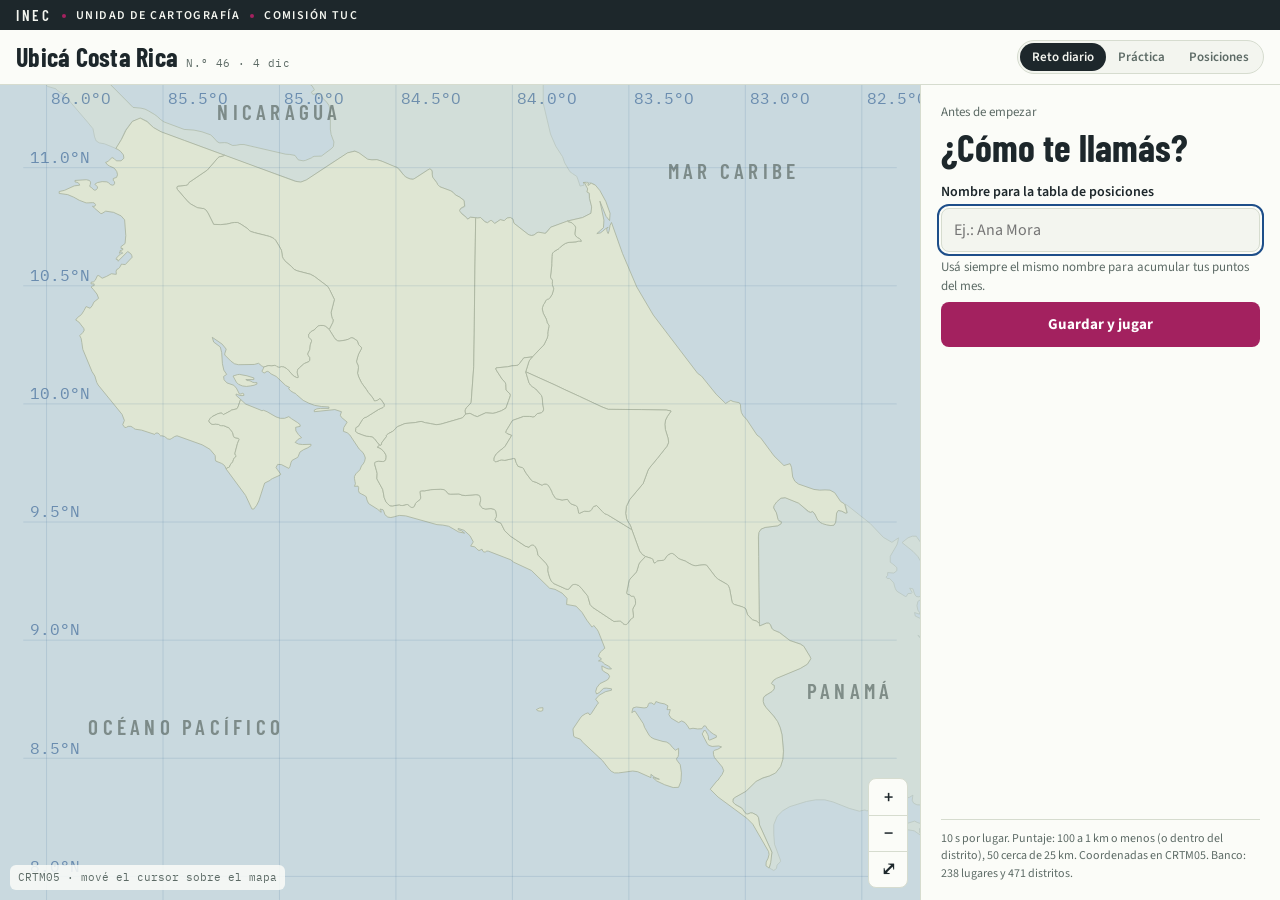
<file: index.html>
<!doctype html>
<html lang="es">
<head>
<meta charset="utf-8">
<meta name="viewport" content="width=device-width, initial-scale=1, viewport-fit=cover">
<title>Ubicá Costa Rica · INEC</title>
<meta name="description" content="Juego diario de geografía de Costa Rica: ubicá 20 lugares en el mapa.">
<link rel="preconnect" href="https://fonts.googleapis.com">
<link rel="stylesheet" href="https://fonts.googleapis.com/css2?family=Barlow+Condensed:wght@500;600;700&family=Source+Sans+3:wght@400;600;700&family=IBM+Plex+Mono:wght@400;500&display=swap">
<style>
*{box-sizing:border-box}
:root{padding-top:env(safe-area-inset-top,0px);padding-bottom:env(safe-area-inset-bottom,0px)}
body{margin:0}
[hidden]{display:none!important}

/* Layout: one-screen app — map sheet fills the screen, a docked panel holds the prompt and results (right on desktop, below on phones). Colors borrow from topographic sheets: pale sea, sage land, magenta overprint for the player's mark. */
:root{
  --sea:#c9d9df; --land:#dfe6d3; --land-edge:#7f8c78; --border:#a7b29c;
  --paper:#f3f5ef; --panel:#fbfcf8; --ink:#1d272b; --muted:#5d6b66; --rule:#d6dccf;
  --accent:#a3215f; --accent-soft:#f3dbe7; --truth:#1d4e89; --grid:rgba(29,78,137,.13);
  --good:#2f7a4b; --mid:#b07a12; --bad:#a83a2c;
  --f-display:"Barlow Condensed","Arial Narrow",system-ui,sans-serif;
  --f-body:"Source Sans 3",system-ui,-apple-system,"Segoe UI",sans-serif;
  --f-mono:"IBM Plex Mono",ui-monospace,Menlo,Consolas,monospace;
}
@media (prefers-color-scheme: dark){:root:not([data-theme="light"]){
  --sea:#14232b; --land:#26322b; --land-edge:#7b8a7a; --border:#4c5a4f;
  --paper:#111a1e; --panel:#172126; --ink:#e7ece6; --muted:#9aa8a2; --rule:#2c3a3a;
  --accent:#f06aa8; --accent-soft:#3d2030; --truth:#7fb2ee; --grid:rgba(127,178,238,.12);
  --good:#6cc28d; --mid:#e0b04f; --bad:#ec7b6b; color-scheme:dark}}
:root[data-theme="dark"]{
  --sea:#14232b; --land:#26322b; --land-edge:#7b8a7a; --border:#4c5a4f;
  --paper:#111a1e; --panel:#172126; --ink:#e7ece6; --muted:#9aa8a2; --rule:#2c3a3a;
  --accent:#f06aa8; --accent-soft:#3d2030; --truth:#7fb2ee; --grid:rgba(127,178,238,.12);
  --good:#6cc28d; --mid:#e0b04f; --bad:#ec7b6b; color-scheme:dark}
html,body{height:100%}
body{background:var(--paper);color:var(--ink);font-family:var(--f-body);font-size:15px;line-height:1.45}
.app{height:100%;display:grid;grid-template-rows:auto auto 1fr;}
header{display:flex;align-items:center;gap:12px;flex-wrap:wrap;padding-block:10px;padding-left:max(16px,env(safe-area-inset-left,0px));padding-right:max(16px,env(safe-area-inset-right,0px));border-bottom:1px solid var(--rule);background:var(--panel)}
.brand{font-family:var(--f-display);font-weight:700;font-size:26px;letter-spacing:.01em;line-height:1;display:flex;align-items:baseline;gap:8px}
.brand small{font-family:var(--f-mono);font-size:11px;font-weight:400;color:var(--muted);letter-spacing:.04em}
.modes{margin-left:auto;display:flex;border:1px solid var(--rule);border-radius:999px;padding:2px;background:var(--paper)}
.modes button{font:600 13px var(--f-body);border:0;background:transparent;color:var(--muted);padding:5px 12px;border-radius:999px;cursor:pointer}
.modes button[aria-pressed="true"]{background:var(--ink);color:var(--paper)}
.main{min-height:0;display:grid;grid-template-columns:1fr 360px}
.mapwrap{position:relative;min-width:0;min-height:0;background:var(--sea);overflow:hidden;touch-action:none;cursor:crosshair}
.mapwrap.dragging{cursor:grabbing}
svg#map{width:100%;height:100%;display:block}
.prov{fill:var(--land);stroke:var(--border);stroke-width:.8;vector-effect:non-scaling-stroke;stroke-linejoin:round}
.coast{fill:none;stroke:var(--land-edge);stroke-width:1.4;vector-effect:non-scaling-stroke;stroke-linejoin:round}
.nb{fill:var(--land);opacity:.45;stroke:var(--border);stroke-width:.8;vector-effect:non-scaling-stroke}
.lake{fill:var(--sea);stroke:var(--border);stroke-width:.6;vector-effect:non-scaling-stroke}
.grat{stroke:var(--grid);stroke-width:1;vector-effect:non-scaling-stroke;fill:none}
.gl{fill:var(--truth);opacity:.55;font-family:var(--f-mono)}
.nbl{fill:var(--muted);font-family:var(--f-display);font-weight:600;letter-spacing:.2em;opacity:.7}
.guess{fill:var(--accent);stroke:var(--panel);vector-effect:non-scaling-stroke;stroke-width:2}
.truth{fill:var(--truth);stroke:var(--panel);vector-effect:non-scaling-stroke;stroke-width:2}
.link{stroke:var(--ink);stroke-dasharray:5 4;stroke-width:1.5;vector-effect:non-scaling-stroke;opacity:.7}
.mlabel{font-family:var(--f-display);font-weight:600;fill:var(--ink);paint-order:stroke;stroke:var(--panel);stroke-linejoin:round}
.zoom{position:absolute;right:calc(12px + env(safe-area-inset-right,0px));bottom:12px;display:flex;flex-direction:column;border:1px solid var(--rule);border-radius:8px;overflow:hidden;background:var(--panel)}
.zoom button{width:38px;height:36px;border:0;background:transparent;color:var(--ink);font:600 18px var(--f-body);cursor:pointer}
.zoom button+button{border-top:1px solid var(--rule)}
.coords{position:absolute;left:calc(10px + env(safe-area-inset-left,0px));bottom:10px;font:11px/1.35 var(--f-mono);color:var(--muted);background:color-mix(in srgb,var(--panel) 85%,transparent);padding:5px 8px;border-radius:6px;pointer-events:none;font-variant-numeric:tabular-nums}
.panel{background:var(--panel);border-left:1px solid var(--rule);overflow:auto;padding-block:18px;padding-left:20px;padding-right:max(20px,env(safe-area-inset-right,0px));display:flex;flex-direction:column;gap:16px;min-width:0}
.pips{display:flex;gap:6px}
.pip{flex:1;height:6px;border-radius:3px;background:var(--rule)}
.pip.on{background:var(--ink)}
.pip.g{background:var(--good)}.pip.m{background:var(--mid)}.pip.b{background:var(--bad)}
.meta{display:flex;justify-content:space-between;align-items:baseline;font:500 12px var(--f-mono);color:var(--muted);letter-spacing:.04em;text-transform:uppercase}
.score{font-variant-numeric:tabular-nums}
.ask{display:flex;flex-direction:column;gap:6px}
.ask .lead{font-size:13px;color:var(--muted)}
.ask h2{margin:0;font-family:var(--f-display);font-weight:700;font-size:38px;line-height:1;text-wrap:balance}
.tags{display:flex;gap:6px;flex-wrap:wrap}
.tag{font:600 11px var(--f-body);letter-spacing:.08em;text-transform:uppercase;padding:3px 8px;border-radius:4px;border:1px solid var(--rule);color:var(--muted)}
.tag.d1{color:var(--good);border-color:currentColor}.tag.d2{color:var(--mid);border-color:currentColor}.tag.d3{color:var(--bad);border-color:currentColor}
.ctx{font-size:14px;color:var(--muted)}
.btn{font:700 15px var(--f-body);padding:12px 16px;border-radius:8px;border:0;background:var(--accent);color:#fff;cursor:pointer;width:100%}
.btn:disabled{opacity:.35;cursor:not-allowed}
.btn.ghost{background:transparent;color:var(--ink);border:1px solid var(--rule)}
:focus-visible{outline:2px solid var(--truth);outline-offset:2px}
.result{display:flex;flex-direction:column;gap:10px;border-top:1px solid var(--rule);padding-top:14px}
.big{display:flex;align-items:baseline;gap:14px}
.big .pts{font-family:var(--f-display);font-weight:700;font-size:44px;line-height:1;font-variant-numeric:tabular-nums}
.big .km{font:500 14px var(--f-mono);color:var(--muted)}
.fact{margin:0;font-size:15px}
.crtm{font:12px/1.5 var(--f-mono);color:var(--muted);display:grid;grid-template-columns:auto 1fr;gap:2px 10px;font-variant-numeric:tabular-nums}
.crtm b{font-weight:500}
.crtm .k1{color:var(--accent)}.crtm .k2{color:var(--truth)}
.hint{font-size:13px;color:var(--muted);margin:0}
table.sum{width:100%;border-collapse:collapse;font-size:14px}
table.sum td{padding:7px 0;border-bottom:1px solid var(--rule);vertical-align:top}
table.sum td.n{text-align:right;font-family:var(--f-mono);font-variant-numeric:tabular-nums;white-space:nowrap;padding-left:10px}
.share{font:13px/1.5 var(--f-mono);background:var(--paper);border:1px solid var(--rule);border-radius:8px;padding:10px;white-space:pre-wrap;user-select:all}
.total{font-family:var(--f-display);font-weight:700;font-size:56px;line-height:1}
.total span{font-size:22px;color:var(--muted)}
.foot{margin-top:auto;font-size:12px;color:var(--muted);border-top:1px solid var(--rule);padding-top:10px}
.row{display:flex;gap:8px}
@media (max-width:820px){
  .main{grid-template-columns:1fr;grid-template-rows:minmax(0,1fr) auto}
  .panel{border-left:0;border-top:1px solid var(--rule);max-height:46vh;padding-block:12px;padding-left:max(16px,env(safe-area-inset-left,0px));padding-right:max(16px,env(safe-area-inset-right,0px));gap:10px}
  .ask h2{font-size:30px}
  .foot{display:none}
  .brand{font-size:22px}
}
@media (prefers-reduced-motion:no-preference){.drop{animation:drop .25s ease-out}@keyframes drop{from{opacity:0}to{opacity:1}}}

.tag.d4{color:var(--accent);border-color:currentColor}
.tag.d5{color:var(--bad);border-color:currentColor}
.tag.d6{color:var(--truth);border-color:currentColor}
.timer{display:flex;align-items:center;gap:10px}
.timer .track{flex:1;height:8px;border-radius:4px;background:var(--rule);overflow:hidden}
.timer .fill{display:block;height:100%;width:100%;background:var(--good);transform-origin:left center}
.timer .secs{font:600 15px var(--f-mono);font-variant-numeric:tabular-nums;min-width:4.2em;text-align:right}
.timer.warn .fill{background:var(--mid)}.timer.urgent .fill{background:var(--bad)}.timer.urgent .secs{color:var(--bad)}
.mtimer{position:absolute;left:0;right:0;top:0;height:5px;background:color-mix(in srgb,var(--rule) 70%,transparent);pointer-events:none}
.mtimer span{display:block;height:100%;width:100%;background:var(--good);transform-origin:left center}
.mtimer.warn span{background:var(--mid)}.mtimer.urgent span{background:var(--bad)}
.out{color:var(--bad)}
.inst{display:flex;flex-wrap:wrap;gap:4px 0;align-items:center;background:var(--ink);color:var(--paper);font:600 12px var(--f-body);letter-spacing:.12em;text-transform:uppercase;padding-block:6px;padding-left:max(16px,env(safe-area-inset-left,0px));padding-right:max(16px,env(safe-area-inset-right,0px))}
.inst span+span::before{content:"";display:inline-block;width:4px;height:4px;border-radius:50%;background:var(--accent);margin:0 10px;vertical-align:middle}
.inst span:first-child{font-family:var(--f-display);font-size:15px;letter-spacing:.18em}
.distpoly{fill:var(--truth);fill-opacity:.18;stroke:var(--truth);stroke-width:2;vector-effect:non-scaling-stroke;stroke-linejoin:round}
.pips{flex-wrap:wrap}
.pip{min-width:14px}
.who{display:flex;align-items:center;gap:6px;font-size:13px;color:var(--muted)}
.who b{color:var(--ink);font-weight:600}
.linkbtn{font:600 13px var(--f-body);background:none;border:0;color:var(--truth);cursor:pointer;padding:2px 4px;text-decoration:underline;text-underline-offset:2px}
.field{display:flex;flex-direction:column;gap:6px}
.field label{font-weight:600;font-size:14px}
.field input{font:16px var(--f-body);padding:10px 12px;border-radius:8px;border:1px solid var(--rule);background:var(--paper);color:var(--ink)}
.tabs{display:flex;gap:4px;border-bottom:1px solid var(--rule)}
.tabs button{font:600 14px var(--f-body);background:none;border:0;border-bottom:2px solid transparent;padding:6px 10px;color:var(--muted);cursor:pointer}
.tabs button[aria-selected="true"]{color:var(--ink);border-color:var(--accent)}
table.board{width:100%;border-collapse:collapse;font-size:14px}
table.board th{font:500 11px var(--f-mono);text-transform:uppercase;letter-spacing:.05em;color:var(--muted);text-align:left;padding:6px 0;border-bottom:1px solid var(--rule)}
table.board td{padding:7px 0;border-bottom:1px solid var(--rule)}
table.board .n{text-align:right;font-family:var(--f-mono);font-variant-numeric:tabular-nums}
table.board tr.me td{color:var(--accent);font-weight:600}
.status{font-size:13px;padding:8px 10px;border-radius:6px;background:var(--paper);border:1px solid var(--rule)}
.status.ok{border-color:var(--good);color:var(--good)}.status.err{border-color:var(--bad);color:var(--bad)}
@media (max-width:820px){.who{display:none}}
@media (max-width:480px){.inst{font-size:10px;letter-spacing:.05em}.inst span:first-child{font-size:13px;letter-spacing:.1em}.inst span+span::before{margin:0 6px}}
</style>
</head>
<body>
<div class="app">
  <div class="inst"><span>INEC</span><span>Unidad de Cartografía</span><span>Comisión TUC</span></div>
  <header>
    <div class="brand">Ubicá Costa Rica <small id="dayLabel"></small></div>
    <div class="who" id="who"></div>
    <div class="modes" role="group" aria-label="Vista">
      <button id="mDaily" aria-pressed="true">Reto diario</button>
      <button id="mPractice" aria-pressed="false">Práctica</button>
      <button id="mBoard" aria-pressed="false">Posiciones</button>
    </div>
  </header>
  <div class="main">
    <div class="mapwrap" id="mapwrap">
      <svg id="map" xmlns="http://www.w3.org/2000/svg" preserveAspectRatio="xMidYMid meet" role="img" aria-label="Mapa de Costa Rica sin nombres">
        <g id="gBase"></g><g id="gGrat"></g><g id="gMarks"></g>
      </svg>
      <div class="mtimer" id="mTimer" hidden><span id="mBar"></span></div>
      <div class="coords" id="coords">CRTM05 · mové el cursor sobre el mapa</div>
      <div class="zoom"><button id="zIn" aria-label="Acercar">+</button><button id="zOut" aria-label="Alejar">−</button><button id="zReset" aria-label="Ver todo el país">⤢</button></div>
    </div>
    <aside class="panel" id="panel" aria-live="polite"></aside>
  </div>
</div>

<script src="mapa.js"></script>
<script src="lugares.js"></script>
<script>
// =================== CONFIGURACIÓN ===================
// Pegá aquí la URL de la aplicación web de Apps Script (termina en /exec).
// Si queda vacía, el juego funciona pero sin tabla de posiciones.
const SCRIPT_URL = "https://script.google.com/macros/s/AKfycbwusm0u5WWvsfJwF9Otw8pIeD2G5mQV4AgSGdEzGOWmYIdGEVSxD0anf7SA8I0VQtjPcA/exec";
// Composición de las 20 rondas del reto diario, de menor a mayor dificultad:
//   1 Fácil · 2 Media · 3 Difícil · 4 Poblado · 5 Experto (poblado alejado)
//   "PN" Parque nacional · "D" Distrito · "D+" Distrito pequeño (menos de 20 km²)
const RONDAS = [1,1,1, 2,2,2,2, "PN","PN",3, 3,"D","D", 4,4, "D+",5,5,"D+",5];
// Segundos para marcar cada lugar. Si se acaba el tiempo sin marca, el lugar vale 0.
// Si hay una marca puesta sin confirmar, se toma esa marca.
const TIEMPO = 10;
// Práctica: siempre los mismos 5 lugares (nombres exactos de lugares.js).
const PRACTICA = ["Volcán Irazú","Puerto Limón","Playa Tamarindo","PN Corcovado, estación Sirena","San Gerardo de Dota"];
// Capa de distritos (GeoJSON en WGS84) y nombres de sus campos.
// Para usar la capa oficial del INEC, exportala desde QGIS y ajustá estos nombres (ver LEEME.md).
const ARCHIVO_DISTRITOS = "distritos.geojson";
const CAMPOS = { provincia: "provincia", canton: "canton", distrito: "distrito" };
// Primer día del reto (año, mes-1, día): sirve para numerar los retos.
const INICIO = new Date(2026, 9, 20);
// =====================================================

const PLACES = window.PLACES.slice(), GEO = window.GEO;
const NR = ()=>state.rounds.length, MAXP = ()=>state.rounds.length*100;
const DIFF=['','Fácil','Media','Difícil','Poblado','Experto','Distrito'];
let NDIST=0, distOK=false;

// ---------- proyección de pantalla ----------
const K=100, LON0=-86.1, LAT0=11.35, CX=Math.cos(9.6*Math.PI/180);
const P=(lon,lat)=>[(lon-LON0)*CX*K,(LAT0-lat)*K];
const IP=(x,y)=>[x/(CX*K)+LON0, LAT0-y/K];
const FULL={x:0,y:0,w:(-82.35-LON0)*CX*K,h:(LAT0-7.9)*K};

// ---------- CRTM05 (TM, GRS80, MC -84°, k0 0.9999, FE 500 000) ----------
function crtm05(lat,lon){
  const a=6378137,f=1/298.257222101,k0=0.9999,e2=f*(2-f),ep2=e2/(1-e2),d=Math.PI/180;
  const ph=lat*d,lm=(lon+84)*d,N=a/Math.sqrt(1-e2*Math.sin(ph)**2),T=Math.tan(ph)**2,C=ep2*Math.cos(ph)**2,A=Math.cos(ph)*lm;
  const M=a*((1-e2/4-3*e2*e2/64-5*e2**3/256)*ph-(3*e2/8+3*e2*e2/32+45*e2**3/1024)*Math.sin(2*ph)+(15*e2*e2/256+45*e2**3/1024)*Math.sin(4*ph)-(35*e2**3/3072)*Math.sin(6*ph));
  const E=500000+k0*N*(A+(1-T+C)*A**3/6+(5-18*T+T*T+72*C-58*ep2)*A**5/120);
  const Nn=k0*(M+N*Math.tan(ph)*(A*A/2+(5-T+9*C+4*C*C)*A**4/24+(61-58*T+T*T+600*C-330*ep2)*A**6/720));
  return [E,Nn];
}
const fmt=n=>String(Math.round(n)).replace(/\B(?=(\d{3})+(?!\d))/g,' ');
const esc=s=>String(s).replace(/[&<>"']/g,c=>({'&':'&amp;','<':'&lt;','>':'&gt;','"':'&quot;',"'":'&#39;'}[c]));
function hav(a,b){const R=6371,d=Math.PI/180,dl=(b[1]-a[1])*d,dn=(b[0]-a[0])*d;
  const h=Math.sin(dn/2)**2+Math.cos(a[0]*d)*Math.cos(b[0]*d)*Math.sin(dl/2)**2;return 2*R*Math.asin(Math.sqrt(h));}
const scoreFor=km=>km<=1?100:Math.max(0,Math.round(100*Math.exp(-(km-1)/35)));
const band=p=>p>=70?'g':p>=35?'m':'b';
const sq=p=>p>=70?'🟩':p>=35?'🟨':'🟥';
const kmTxt=km=>km<10?km.toFixed(1):String(Math.round(km));

// ---------- mapa base ----------
const NS='http://www.w3.org/2000/svg';
const svg=document.getElementById('map'),gB=document.getElementById('gBase'),gG=document.getElementById('gGrat'),gM=document.getElementById('gMarks');
function el(tag,attrs,parent){const e=document.createElementNS(NS,tag);for(const k in attrs)e.setAttribute(k,attrs[k]);parent&&parent.appendChild(e);return e;}
function ringsD(geom){const polys=geom.type==='Polygon'?[geom.coordinates]:geom.coordinates;let d='';
  for(const poly of polys)for(const ring of poly){ring.forEach((c,i)=>{const [x,y]=P(c[0],c[1]);d+=(i?'L':'M')+x.toFixed(1)+' '+y.toFixed(1);});d+='Z';}return d;}
GEO.nb.forEach(f=>el('path',{d:ringsD(f.geometry),class:'nb'},gB));
GEO.prov.forEach(f=>el('path',{d:ringsD(f.geometry),class:'prov'},gB));
GEO.lakes.forEach(f=>el('path',{d:ringsD(f.geometry),class:'lake'},gB));
[["NICARAGUA",-85.0,11.2],["PANAMÁ",-82.55,8.75],["OCÉANO PACÍFICO",-85.4,8.6],["MAR CARIBE",-83.05,10.95]].forEach(([t,lo,la])=>{const [x,y]=P(lo,la);el('text',{x,y,class:'nbl','font-size':9,'text-anchor':'middle'},gB).textContent=t;});
let view={...FULL};
function drawGrat(){gG.innerHTML='';const fs=view.w*0.018;
  for(let lo=-86;lo<=-82.5;lo+=0.5){const [x,y1]=P(lo,LAT0),[,y2]=P(lo,7.9);el('line',{x1:x,x2:x,y1,y2,class:'grat'},gG);
    el('text',{x:x+fs*.3,y:view.y+fs*1.2,class:'gl','font-size':fs},gG).textContent=Math.abs(lo).toFixed(1)+'°O';}
  for(let la=8;la<=11.5;la+=0.5){const [x1,y]=P(LON0,la),[x2]=P(-82.35,la);el('line',{x1,x2,y1:y,y2:y,class:'grat'},gG);
    el('text',{x:view.x+fs*.4,y:y-fs*.3,class:'gl','font-size':fs},gG).textContent=la.toFixed(1)+'°N';}}
function applyView(){svg.setAttribute('viewBox',`${view.x} ${view.y} ${view.w} ${view.h}`);drawGrat();drawMarks();}
function setView(v){view={...v};applyView();}
function toSvg(cx,cy){const pt=svg.createSVGPoint();pt.x=cx;pt.y=cy;return pt.matrixTransform(svg.getScreenCTM().inverse());}
function zoomAt(cx,cy,f){const p=toSvg(cx,cy);const w=Math.min(FULL.w*1.25,Math.max(FULL.w/40,view.w*f)),r=w/view.w;
  view={x:p.x-(p.x-view.x)*r,y:p.y-(p.y-view.y)*r,w,h:view.h*r};applyView();}
function fitTo(pts){if(!pts.length)return setView(FULL);const xs=pts.map(p=>p[0]),ys=pts.map(p=>p[1]);
  let w=Math.max(Math.max(...xs)-Math.min(...xs),FULL.w/8)*1.6,h=Math.max(Math.max(...ys)-Math.min(...ys),FULL.h/8)*1.6;
  const ar=FULL.w/FULL.h;if(w/h<ar)w=h*ar;else h=w/ar;const cx=(Math.min(...xs)+Math.max(...xs))/2,cy=(Math.min(...ys)+Math.max(...ys))/2;
  setView({x:cx-w/2,y:cy-h/2,w,h});}

const wrap=document.getElementById('mapwrap'),coordsEl=document.getElementById('coords');
const ptrs=new Map();let drag=null,pinch=null,moved=false;
wrap.addEventListener('pointerdown',e=>{if(e.target.closest('.zoom'))return;wrap.setPointerCapture(e.pointerId);ptrs.set(e.pointerId,{x:e.clientX,y:e.clientY});moved=false;
  if(ptrs.size===1)drag={x:e.clientX,y:e.clientY,v:{...view}};
  if(ptrs.size===2){const [a,b]=[...ptrs.values()];pinch={d:Math.hypot(a.x-b.x,a.y-b.y)};drag=null;}});
wrap.addEventListener('pointermove',e=>{
  const s=toSvg(e.clientX,e.clientY),[lon,lat]=IP(s.x,s.y);
  if(lat>7.9&&lat<11.35&&lon>-86.1&&lon<-82.35){const [E,N]=crtm05(lat,lon);coordsEl.style.whiteSpace='pre';coordsEl.textContent=`CRTM05  E ${fmt(E)}  N ${fmt(N)}\n${lat.toFixed(4)}°N  ${Math.abs(lon).toFixed(4)}°O`;}
  if(!ptrs.has(e.pointerId))return;ptrs.set(e.pointerId,{x:e.clientX,y:e.clientY});
  if(pinch&&ptrs.size===2){const [a,b]=[...ptrs.values()],d=Math.hypot(a.x-b.x,a.y-b.y);if(Math.abs(d-pinch.d)>2){zoomAt((a.x+b.x)/2,(a.y+b.y)/2,pinch.d/d);pinch.d=d;moved=true;}return;}
  if(drag){const dx=e.clientX-drag.x,dy=e.clientY-drag.y;if(Math.hypot(dx,dy)>6){moved=true;wrap.classList.add('dragging');}
    if(moved){const r=svg.getBoundingClientRect(),sc=Math.max(view.w/r.width,view.h/r.height);view={...view,x:drag.v.x-dx*sc,y:drag.v.y-dy*sc};svg.setAttribute('viewBox',`${view.x} ${view.y} ${view.w} ${view.h}`);drawGrat();}}});
function endPtr(e){if(!ptrs.has(e.pointerId))return;const wasDrag=moved;ptrs.delete(e.pointerId);wrap.classList.remove('dragging');
  if(ptrs.size<2)pinch=null;if(ptrs.size===0){if(!wasDrag&&e.type==='pointerup')onMapTap(e.clientX,e.clientY);drag=null;}}
wrap.addEventListener('pointerup',endPtr);wrap.addEventListener('pointercancel',endPtr);
wrap.addEventListener('wheel',e=>{e.preventDefault();zoomAt(e.clientX,e.clientY,e.deltaY>0?1.2:1/1.2);},{passive:false});
const rectC=()=>{const r=svg.getBoundingClientRect();return[r.left+r.width/2,r.top+r.height/2];};
document.getElementById('zIn').onclick=()=>zoomAt(...rectC(),1/1.5);
document.getElementById('zOut').onclick=()=>zoomAt(...rectC(),1.5);
document.getElementById('zReset').onclick=()=>setView(FULL);

// ---------- marcas ----------
function drawMarks(){gM.innerHTML='';if(!state)return;const r=view.w*0.009,fs=view.w*0.022;
  const items=state.phase==='summary'?state.results:(state.phase==='reveal'?[state.results[state.results.length-1]]:[]);
  items.forEach(res=>{const t=P(res.place[4],res.place[3]),g=res.guess?P(res.guess[1],res.guess[0]):null;
    if(res.place[7])el('path',{d:ringsD(res.place[7]),class:'distpoly'},gM);
    if(g){if(res.place[7]){if(!res.inside){const q=P(res.near[1],res.near[0]);el('line',{x1:g[0],y1:g[1],x2:q[0],y2:q[1],class:'link'},gM);}}
      else el('line',{x1:g[0],y1:g[1],x2:t[0],y2:t[1],class:'link'},gM);
      el('circle',{cx:g[0],cy:g[1],r,class:'guess'},gM);}
    el('circle',{cx:t[0],cy:t[1],r:r*1.1,class:'truth drop'},gM);
    if(state.phase==='reveal')el('text',{x:t[0]+r*1.6,y:t[1]+fs*.35,class:'mlabel','font-size':fs,'stroke-width':fs*.25},gM).textContent=res.place[0];});
  if(state.phase==='ask'&&state.pending){const g=P(state.pending[1],state.pending[0]);
    el('circle',{cx:g[0],cy:g[1],r:r*2.2,fill:'none',stroke:'var(--accent)','stroke-width':2,'vector-effect':'non-scaling-stroke'},gM);
    el('circle',{cx:g[0],cy:g[1],r,class:'guess'},gM);}}

// ---------- almacenamiento local ----------
const ls={get(k){try{return localStorage.getItem(k);}catch(e){return null;}},set(k,v){try{localStorage.setItem(k,v);}catch(e){}}};
const pad=n=>String(n).padStart(2,'0');
const now=new Date(),FECHA=`${now.getFullYear()}-${pad(now.getMonth()+1)}-${pad(now.getDate())}`;
const YMD=Number(FECHA.replace(/-/g,''));
const dayNo=Math.floor((new Date(now.getFullYear(),now.getMonth(),now.getDate())-INICIO)/864e5)+1;
const KEY='ubica-cr-v3-'+FECHA;
let jugador=ls.get('ubica-cr-jugador')||'';

// ---------- selección determinística del reto ----------
function rng(seed){return function(){seed|=0;seed=seed+0x6D2B79F5|0;let t=Math.imul(seed^seed>>>15,1|seed);t=t+Math.imul(t^t>>>7,61|t)^t;return((t^t>>>14)>>>0)/4294967296;};}
function hashSeed(n){let h=2166136261;for(const c of String(n)){h=Math.imul(h^c.charCodeAt(0),16777619);}return h>>>0;}
function fitsToken(p,d){if(!d)return true;if(d==='PN')return p[1]==='Parque nacional';if(d==='D')return p[2]===6;if(d==='D+')return p[2]===6&&p[8]<20;return p[2]===d&&p[1]!=='Parque nacional';}
function pickRounds(seed,mix){const r=rng(hashSeed(seed));for(let k=0;k<5;k++)r();const used=new Set(),out=[];
  for(let d of mix){if((d==='D'||d==='D+')&&!distOK)d=3;
    let pool=PLACES.map((p,i)=>i).filter(i=>!used.has(i)&&fitsToken(PLACES[i],d));
    if(!pool.length&&d==='D+')pool=PLACES.map((p,i)=>i).filter(i=>!used.has(i)&&fitsToken(PLACES[i],'D'));
    if(!pool.length)pool=PLACES.map((p,i)=>i).filter(i=>!used.has(i));
    const cats=new Set(out.map(i=>PLACES[i][1]));const fresh=pool.filter(i=>!cats.has(PLACES[i][1]));if(fresh.length&&typeof d==='number'&&d<4)pool=fresh;
    const i=pool[Math.floor(r()*pool.length)];used.add(i);out.push(i);}
  return out;}

// ---------- estado ----------
let state=null;
function makeResult(i,guess){const p=PLACES[i];
  if(!guess)return{i,place:p,guess:null,km:null,pts:0,timeout:true};
  if(p[7]){const inside=inGeom(guess,p[7]);const nr=inside?null:nearestOnGeom(guess,p[7]);const km=inside?0:hav(guess,nr);
    return{i,place:p,guess,km,pts:inside?100:scoreFor(km),inside,near:nr};}
  const km=hav(guess,[p[3],p[4]]);return{i,place:p,guess,km,pts:scoreFor(km)};}

// ---------- geometría de distritos ----------
function polysOf(g){return g.type==='Polygon'?[g.coordinates]:g.coordinates;}
function inRing(pt,ring){const x=pt[1],y=pt[0];let c=false;for(let i=0,j=ring.length-1;i<ring.length;j=i++){const [xi,yi]=ring[i],[xj,yj]=ring[j];
  if((yi>y)!==(yj>y)&&x<(xj-xi)*(y-yi)/(yj-yi)+xi)c=!c;}return c;}
function inGeom(pt,g){return polysOf(g).some(poly=>inRing(pt,poly[0])&&!poly.slice(1).some(h=>inRing(pt,h)));}
function nearestOnGeom(pt,g){const kx=Math.cos(pt[0]*Math.PI/180);let best=null,bd=Infinity;
  for(const poly of polysOf(g))for(const ring of poly)for(let i=1;i<ring.length;i++){
    const ax=ring[i-1][0]*kx,ay=ring[i-1][1],bx=ring[i][0]*kx,by=ring[i][1],px=pt[1]*kx,py=pt[0];
    const dx=bx-ax,dy=by-ay,L=dx*dx+dy*dy;let u=L?((px-ax)*dx+(py-ay)*dy)/L:0;u=Math.max(0,Math.min(1,u));
    const qx=ax+u*dx,qy=ay+u*dy,d=(qx-px)**2+(qy-py)**2;if(d<bd){bd=d;best=[qy,qx/kx];}}
  return best;}
function ringArea(r){let a=0;for(let i=1;i<r.length;i++)a+=r[i-1][0]*r[i][1]-r[i][0]*r[i-1][1];return Math.abs(a)/2;}
function areaKm2(g){let a=0;for(const poly of polysOf(g)){const lat=poly[0][0][1]*Math.PI/180;const f=111.32*Math.cos(lat)*110.57;
  a+=ringArea(poly[0])*f;for(const h of poly.slice(1))a-=ringArea(h)*f;}return a;}
// Punto representativo: el centro del tramo interior más ancho, buscado en varias líneas horizontales del polígono mayor
function repPoint(g){const poly=polysOf(g).reduce((a,b)=>ringArea(b[0])>ringArea(a[0])?b:a);
  let y0=Infinity,y1=-Infinity;for(const [,y] of poly[0]){y0=Math.min(y0,y);y1=Math.max(y1,y);}
  let best=null,bw=-1;
  for(const f of [.5,.4,.6,.3,.7,.45,.55,.2,.8]){const y=y0+(y1-y0)*f,xs=[];
    for(const ring of poly)for(let i=1;i<ring.length;i++){const [xa,ya]=ring[i-1],[xb,yb]=ring[i];if((ya>y)!==(yb>y))xs.push(xa+(y-ya)*(xb-xa)/(yb-ya));}
    xs.sort((a,b)=>a-b);for(let k=0;k+1<xs.length;k+=2){const w=xs[k+1]-xs[k];if(w>bw){bw=w;best=[y,(xs[k]+xs[k+1])/2];}}}
  return best||[poly[0][0][1],poly[0][0][0]];}
async function loadDistritos(){
  try{const res=await fetch(ARCHIVO_DISTRITOS);if(!res.ok)throw new Error(res.status);const fc=await res.json();
    const feats=fc.features.filter(f=>f.geometry&&/Polygon/.test(f.geometry.type));
    const porCanton={};feats.forEach(f=>{const k=f.properties[CAMPOS.provincia]+'|'+f.properties[CAMPOS.canton];porCanton[k]=(porCanton[k]||0)+1;});
    feats.forEach(f=>{const pr=f.properties,g=f.geometry,[lat,lon]=repPoint(g);
      const a=areaKm2(g),n=porCanton[pr[CAMPOS.provincia]+'|'+pr[CAMPOS.canton]];
      const dato=`Mide cerca de ${a<10?a.toFixed(1):Math.round(a)} km². El cantón de ${pr[CAMPOS.canton]} tiene ${n} distrito${n===1?'':'s'}.`;
      PLACES.push([`Distrito ${pr[CAMPOS.distrito]}`,'Distrito',6,lat,lon,`${pr[CAMPOS.canton]}, ${pr[CAMPOS.provincia]}`,dato,g,a]);});
    NDIST=feats.length;distOK=NDIST>0;
  }catch(e){distOK=false;console.warn('No se cargó la capa de distritos:',e);}
}
function saveLocal(){if(state.mode!=='daily')return;ls.set(KEY,JSON.stringify({results:state.results.map(r=>({i:r.i,guess:r.guess})),sent:state.sent||false,cur:state.cur??null}));}
function setModeButtons(m){[['mDaily','daily'],['mPractice','practice'],['mBoard','board']].forEach(([id,v])=>document.getElementById(id).setAttribute('aria-pressed',m===v));}
function renderWho(){document.getElementById('who').innerHTML=jugador?`Jugador: <b>${esc(jugador)}</b>${state&&state.phase==='ask'?'':' <button class="linkbtn" id="chName">cambiar</button>'}`:'';
  const b=document.getElementById('chName');if(b)b.onclick=()=>askName(true);}

function practiceRounds(){return PRACTICA.map(n=>{const i=PLACES.findIndex(p=>p[0]===n);if(i<0)console.warn('Práctica: no existe el lugar',n);return i;}).filter(i=>i>=0);}
function start(mode){
  stopTimer();setModeButtons(mode);
  const daily=mode==='daily';
  const rounds=daily?pickRounds(YMD,RONDAS):practiceRounds();
  state={mode,rounds,results:[],pending:null,phase:'ask',sent:false,cur:null};
  if(daily){let s=null;try{s=JSON.parse(ls.get(KEY)||'null');}catch(e){}
    if(s&&s.results){s.results.forEach(r=>{if(PLACES[r.i])state.results.push(makeResult(r.i,r.guess));});state.sent=!!s.sent;
      // si la página se cerró o recargó durante una pregunta, esa pregunta cuenta como tiempo agotado
      if(s.cur===state.results.length&&state.results.length<NR()){state.results.push(makeResult(rounds[s.cur],null));state.phase='reveal';saveLocal();}}
    if(state.results.length>=NR())state.phase='summary';
    if(!jugador&&state.results.length===0)state.phase='name';
    // el reto diario no arranca solo: se muestra una pantalla de inicio y el cronómetro empieza al pulsar "Iniciar"
    if(state.phase==='ask')state.phase='intro';}
  document.getElementById('dayLabel').textContent=daily?`N.º ${dayNo} · ${now.toLocaleDateString('es-CR',{day:'numeric',month:'short'})}`:`práctica · ${rounds.length} lugares`;
  if(state.phase==='summary')fitAll();else if(state.phase==='reveal')fitTo(resPts(state.results[state.results.length-1]));else setView(FULL);
  render();
  if(state.phase==='ask')startTimer();
  if(state.phase==='summary'&&daily&&!state.sent)submit();
}

// ---------- cronómetro ----------
let timer={id:null,deadline:0};
function startTimer(){stopTimer();timer.deadline=Date.now()+TIEMPO*1000;
  if(state.mode==='daily'){state.cur=state.results.length;saveLocal();}
  document.getElementById('mTimer').hidden=false;timer.id=setInterval(tick,100);tick();}
function stopTimer(){if(timer.id)clearInterval(timer.id);timer.id=null;const m=document.getElementById('mTimer');if(m)m.hidden=true;}
function tick(){if(!timer.id)return;const left=Math.max(0,timer.deadline-Date.now()),f=left/(TIEMPO*1000),cls=f<=.3?'urgent':f<=.6?'warn':'';
  const box=document.getElementById('tBox'),m=document.getElementById('mTimer');
  if(box){box.className='timer '+cls;document.getElementById('tFill').style.transform=`scaleX(${f})`;document.getElementById('tSecs').textContent=(left/1000).toFixed(1)+' s';}
  m.className='mtimer '+cls;document.getElementById('mBar').style.transform=`scaleX(${f})`;
  if(left<=0){stopTimer();timeUp();}}
function timeUp(){if(!state||state.phase!=='ask')return;
  if(state.pending){confirmGuess();return;}
  const res=makeResult(state.rounds[state.results.length],null);state.results.push(res);state.cur=null;state.phase='reveal';saveLocal();fitTo(resPts(res));render();}
function fitAll(){fitTo(state.results.flatMap(resPts));}
function onMapTap(cx,cy){if(!state||state.phase!=='ask')return;const s=toSvg(cx,cy),[lon,lat]=IP(s.x,s.y);state.pending=[lat,lon];drawMarks();render();}
function confirmGuess(){if(!state.pending||state.phase!=='ask')return;stopTimer();const i=state.rounds[state.results.length];const res=makeResult(i,state.pending);state.results.push(res);state.pending=null;state.cur=null;state.phase='reveal';saveLocal();
  fitTo(resPts(res));render();}
function resPts(r){const pts=[P(r.place[4],r.place[3])];if(r.guess)pts.push(P(r.guess[1],r.guess[0]));if(r.place[7])polysOf(r.place[7]).forEach(poly=>poly[0].forEach(c=>pts.push(P(c[0],c[1]))));return pts;}
function next(){if(state.results.length>=NR()){state.phase='summary';fitAll();render();if(state.mode==='daily')submit();}else{state.phase='ask';setView(FULL);render();startTimer();}}
const total=()=>state.results.reduce((a,r)=>a+r.pts,0);
function shareText(){return `Ubicá Costa Rica ${state.mode==='daily'?'N.º '+dayNo:'(práctica)'}\n${state.results.map(r=>r.timeout?'⬛':sq(r.pts)).join('')}  ${total()}/${MAXP()}`;}

// ---------- tabla de posiciones (Google Sheets) ----------
let sendStatus='';
async function submit(){
  if(!SCRIPT_URL){sendStatus='nocfg';render();return;}
  if(!jugador){sendStatus='noname';render();return;}
  sendStatus='sending';render();
  const body={accion:'guardar',fecha:FECHA,reto:dayNo,jugador,puntos:total(),
    detalle:state.results.map(r=>`${r.place[0]}: ${r.timeout?'sin respuesta':r.inside?'dentro':kmTxt(r.km)+' km'}, ${r.pts}`).join(' | ')};
  try{
    const res=await fetch(SCRIPT_URL,{method:'POST',headers:{'Content-Type':'text/plain;charset=utf-8'},body:JSON.stringify(body)});
    const j=await res.json();
    if(j.ok||j.error==='duplicado'){state.sent=true;saveLocal();sendStatus=j.ok?'ok':'dup';}
    else sendStatus='err:'+(j.mensaje||j.error||'respuesta inesperada');
  }catch(e){sendStatus='err:no se pudo conectar con la hoja';}
  if(state.phase==='summary')render();
}
let boardTab='hoy',boardData=null,boardErr='';
async function openBoard(){
  stopTimer();setModeButtons('board');state={...(state||{}),prev:state,phase:'board'};boardData=null;boardErr='';render();
  if(!SCRIPT_URL){boardErr='La tabla de posiciones todavía no está configurada (falta SCRIPT_URL en index.html).';render();return;}
  try{const res=await fetch(`${SCRIPT_URL}?accion=tabla&fecha=${FECHA}`);boardData=await res.json();if(!boardData.ok)boardErr=boardData.mensaje||'Error al leer la hoja.';}
  catch(e){boardErr='No se pudo conectar con la hoja de posiciones.';}
  if(state.phase==='board')render();
}
function askName(change){stopTimer();state={...(state||{mode:'daily'}),prev:state,phase:'name',changing:!!change};render();}

// ---------- panel ----------
function pipsHTML(){return `<div class="pips">${state.rounds.map((_,k)=>{const r=state.results[k];const cur=k===state.results.length&&state.phase==='ask';return `<span class="pip ${r?band(r.pts):cur?'on':''}"></span>`;}).join('')}</div>`;}
function foot(){return `<div class="foot">${TIEMPO} s por lugar. Puntaje: 100 a 1 km o menos (o dentro del distrito), 50 cerca de 25 km. Coordenadas en CRTM05. Banco: ${PLACES.length-NDIST} lugares y ${NDIST} distritos.</div>`;}
function statusHTML(){if(state.mode!=='daily')return '';
  const m={'':'', sending:'<div class="status">Enviando tu puntaje…</div>', ok:'<div class="status ok">Puntaje registrado en la tabla de posiciones.</div>',
    dup:'<div class="status ok">Ya habías registrado el reto de hoy.</div>', nocfg:'<div class="status">La tabla de posiciones no está configurada; el puntaje queda solo en este navegador.</div>',
    noname:'<div class="status err">Falta tu nombre para registrar el puntaje.</div>'};
  if(sendStatus.startsWith('err:'))return `<div class="status err">No se registró: ${esc(sendStatus.slice(4))}. <button class="linkbtn" id="bRetry">Reintentar</button></div>`;
  return m[sendStatus]||'';}
function render(){renderWho();const pn=document.getElementById('panel');
  if(state.phase==='name'){
    pn.innerHTML=`<div class="ask"><span class="lead">${state.changing?'Cambiar nombre':'Antes de empezar'}</span><h2>¿Cómo te llamás?</h2></div>
      <form id="fName" class="field"><label for="inName">Nombre para la tabla de posiciones</label>
      <input id="inName" maxlength="40" autocomplete="name" value="${esc(jugador)}" placeholder="Ej.: Ana Mora" required>
      <span class="hint">Usá siempre el mismo nombre para acumular tus puntos del mes.</span>
      <button class="btn" type="submit">Guardar y jugar</button></form>${foot()}`;
    const f=document.getElementById('fName');document.getElementById('inName').focus();
    f.onsubmit=e=>{e.preventDefault();const v=document.getElementById('inName').value.trim().replace(/\s+/g,' ');if(!v)return;jugador=v;ls.set('ubica-cr-jugador',v);start('daily');};
    return;}
  if(state.phase==='board'){
    let body='<p class="hint">Cargando posiciones…</p>';
    if(boardErr)body=`<div class="status err">${esc(boardErr)}</div>`;
    else if(boardData){
      if(boardTab==='hoy'){const rows=boardData.hoy||[];
        body=rows.length?`<table class="board"><thead><tr><th>#</th><th>Jugador</th><th class="n">Puntos</th></tr></thead><tbody>${rows.map((r,k)=>`<tr class="${r.jugador.toLowerCase()===jugador.toLowerCase()?'me':''}"><td>${k+1}</td><td>${esc(r.jugador)}</td><td class="n">${r.puntos}</td></tr>`).join('')}</tbody></table>`:'<p class="hint">Nadie ha completado el reto de hoy todavía.</p>';}
      else{const rows=boardData.mes||[];
        body=rows.length?`<table class="board"><thead><tr><th>#</th><th>Jugador</th><th class="n">Días</th><th class="n">Total</th></tr></thead><tbody>${rows.map((r,k)=>`<tr class="${r.jugador.toLowerCase()===jugador.toLowerCase()?'me':''}"><td>${k+1}</td><td>${esc(r.jugador)}</td><td class="n">${r.dias}</td><td class="n">${r.total}</td></tr>`).join('')}</tbody></table>`:'<p class="hint">Todavía no hay puntajes este mes.</p>';}}
    pn.innerHTML=`<div class="ask"><span class="lead">Unidad de Cartografía</span><h2>Posiciones</h2></div>
      <div class="tabs" role="tablist"><button role="tab" id="tHoy" aria-selected="${boardTab==='hoy'}">Hoy</button><button role="tab" id="tMes" aria-selected="${boardTab==='mes'}">Este mes</button></div>
      ${body}<button class="btn ghost" id="bBack">Volver al juego</button>${foot()}`;
    document.getElementById('tHoy').onclick=()=>{boardTab='hoy';render();};
    document.getElementById('tMes').onclick=()=>{boardTab='mes';render();};
    document.getElementById('bBack').onclick=()=>start('daily');
    return;}
  const n=state.results.length;
  if(state.phase==='intro'){const nuevo=n===0;
    pn.innerHTML=`${pipsHTML()}<div class="meta"><span>Reto N.º ${dayNo}</span><span class="score">${total()} pts</span></div>
      <div class="ask"><span class="lead">${nuevo?'Reto del día':'Reto en curso'}</span><h2>${nuevo?`${NR()} lugares, ${TIEMPO} segundos cada uno`:`Vas en el lugar ${n+1} de ${NR()}`}</h2></div>
      <p class="fact">${nuevo?`Cada lugar tiene ${TIEMPO} segundos. El cronómetro empieza cuando pulsás <b>Iniciar reto diario</b>, no antes. Si es tu primera vez, probá antes la práctica de ${PRACTICA.length} lugares: no cuenta para la tabla.`:`El cronómetro del siguiente lugar empieza cuando pulsás <b>Continuar</b>.`}</p>
      <ul class="hint" style="margin:0;padding-left:18px;display:flex;flex-direction:column;gap:4px">
        <li>Tocá el mapa para marcar y confirmá. Si se acaba el tiempo, cuenta la marca puesta; sin marca, vale 0.</li>
        <li>Una vez iniciado, recargar la página o salir durante una pregunta la cuenta como tiempo agotado.</li>
        <li>Solo se registra un intento por persona y por día.</li></ul>
      <button class="btn" id="bStart">${nuevo?'Iniciar reto diario':'Continuar'}</button>
      ${nuevo?`<button class="btn ghost" id="bPractice">Hacer la práctica primero</button>`:''}${foot()}`;
    document.getElementById('bStart').onclick=()=>{state.phase='ask';setView(FULL);render();startTimer();};
    const bp=document.getElementById('bPractice');if(bp)bp.onclick=()=>start('practice');
    drawMarks();return;}
  const head=`${pipsHTML()}<div class="meta"><span>Lugar ${Math.min(n+(state.phase==='ask'?1:0),NR())} de ${NR()}</span><span class="score">${total()} pts</span></div>`;
  if(state.phase==='ask'){const p=PLACES[state.rounds[n]];
    pn.innerHTML=`${head}<div class="timer" id="tBox"><span class="track"><span class="fill" id="tFill"></span></span><span class="secs" id="tSecs">${TIEMPO.toFixed(1)} s</span></div>
      <div class="ask"><span class="lead">Tocá el mapa donde está</span><h2>${esc(p[0])}</h2>
      <div class="tags">${p[1]===DIFF[p[2]]?'':`<span class="tag">${esc(p[1])}</span>`}<span class="tag d${p[2]}">${DIFF[p[2]]}</span></div>
      <div class="ctx">${p[7]?'Marcá cualquier punto dentro del distrito · ':''}${esc(p[5])}</div></div>
      <button class="btn" id="bOk" ${state.pending?'':'disabled'}>${state.pending?'Confirmar ubicación':'Tocá el mapa para marcar'}</button>
      <p class="hint">Tenés ${TIEMPO} segundos. Si se acaba el tiempo, cuenta la marca que hayas puesto; sin marca, el lugar vale 0.</p>${foot()}`;
    document.getElementById('bOk').onclick=confirmGuess;tick();}
  else if(state.phase==='reveal'){const r=state.results[n-1],p=r.place;const g=r.guess?crtm05(r.guess[0],r.guess[1]):null,t=crtm05(p[3],p[4]);
    pn.innerHTML=`${head}<div class="ask"><span class="lead">${esc(p[1])} · ${esc(p[5])}</span><h2>${esc(p[0])}</h2></div>
      <div class="result"><div class="big"><span class="pts" style="color:var(--${{g:'good',m:'mid',b:'bad'}[band(r.pts)]})">+${r.pts}</span><span class="km${r.timeout?' out':''}">${r.timeout?'Se acabó el tiempo':r.inside?'¡Dentro del distrito!':(p[7]?`a ${kmTxt(r.km)} km del límite`:`a ${kmTxt(r.km)} km`)}</span></div>
      <p class="fact">${esc(p[6])}</p>
      <div class="crtm"><b class="k1">Tu marca</b><span>${g?`E ${fmt(g[0])} · N ${fmt(g[1])}`:'sin marca'}</span><b class="k2">Real</b><span>E ${fmt(t[0])} · N ${fmt(t[1])}</span></div></div>
      <button class="btn" id="bNext">${n>=NR()?'Ver resultado':'Siguiente lugar'}</button>${foot()}`;
    const b=document.getElementById('bNext');b.onclick=next;b.focus({preventScroll:true});}
  else{const st=shareText();
    pn.innerHTML=`${pipsHTML()}<div class="meta"><span>${state.mode==='daily'?'Reto del día completo':'Práctica completa'}</span><span>${state.mode==='daily'?'N.º '+dayNo:''}</span></div>
      <div class="total">${total()}<span> / ${MAXP()}</span></div>
      ${statusHTML()}
      <table class="sum"><tbody>${state.results.map(r=>`<tr><td>${esc(r.place[0])}<br><span class="hint">${esc(r.place[1])}${r.place[1]===DIFF[r.place[2]]?'':' · '+DIFF[r.place[2]]}</span></td><td class="n">${r.timeout?'<span class="out">sin respuesta</span>':r.inside?'dentro':kmTxt(r.km)+' km'}<br><b>${r.pts}</b></td></tr>`).join('')}</tbody></table>
      <div class="share" id="shareBox">${esc(st)}</div>
      <button class="btn${state.mode==='practice'?' ghost':''}" id="bCopy">Copiar resultado</button>
      ${state.mode==='practice'?'<button class="btn" id="bDaily">Ir al reto diario</button>':''}
      <div class="row"><button class="btn ghost" id="bBoard">Ver posiciones</button><button class="btn ghost" id="bAgain">${state.mode==='daily'?'Práctica':'Repetir práctica'}</button></div>
      ${state.mode==='daily'?'<p class="hint">Mañana hay un reto nuevo. Todos juegan los mismos lugares cada día.</p>':''}${foot()}`;
    document.getElementById('bCopy').onclick=async e=>{try{await navigator.clipboard.writeText(st);e.target.textContent='Copiado';}catch(err){const s=getSelection(),rg=document.createRange();rg.selectNodeContents(document.getElementById('shareBox'));s.removeAllRanges();s.addRange(rg);e.target.textContent='Texto seleccionado: copialo';}};
    document.getElementById('bAgain').onclick=()=>start('practice');
    const bd=document.getElementById('bDaily');if(bd)bd.onclick=()=>start('daily');
    document.getElementById('bBoard').onclick=openBoard;
    const rt=document.getElementById('bRetry');if(rt)rt.onclick=submit;}
  drawMarks();}

document.getElementById('mDaily').onclick=()=>start('daily');
document.getElementById('mPractice').onclick=()=>start('practice');
document.getElementById('mBoard').onclick=openBoard;
document.getElementById('panel').innerHTML='<p class="hint">Cargando mapa de distritos…</p>';
loadDistritos().then(()=>start('daily'));
</script>
</body>
</html>
</file>
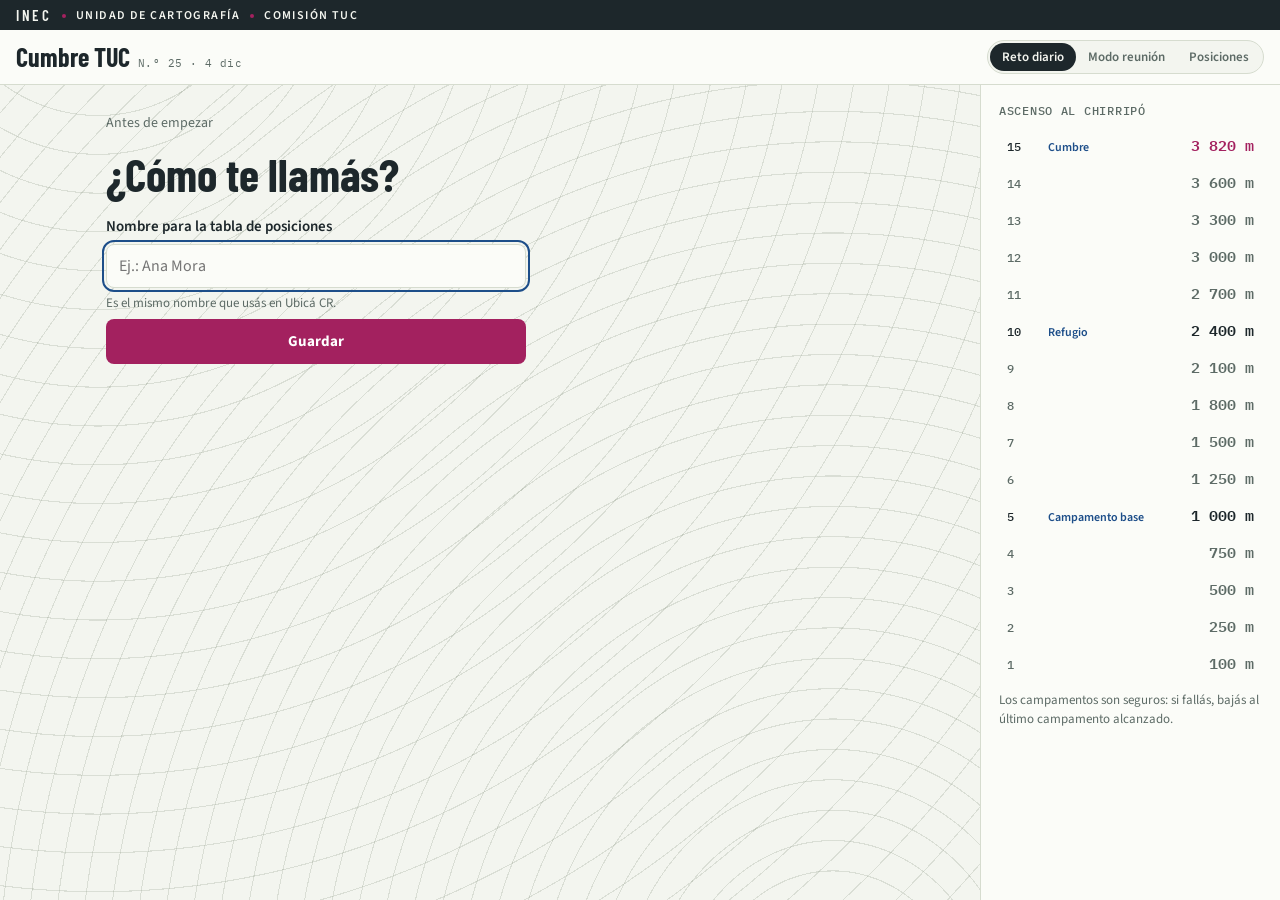
<file: cumbre/index.html>
<!doctype html>
<html lang="es">
<head>
<meta charset="utf-8">
<meta name="viewport" content="width=device-width, initial-scale=1, viewport-fit=cover">
<title>Cumbre TUC · INEC</title>
<meta name="description" content="Juego diario de cultura general de la Unidad de Cartografía: 15 preguntas para llegar a la cumbre.">
<link rel="preconnect" href="https://fonts.googleapis.com">
<link rel="stylesheet" href="https://fonts.googleapis.com/css2?family=Barlow+Condensed:wght@500;600;700&family=Source+Sans+3:wght@400;600;700&family=IBM+Plex+Mono:wght@400;500&display=swap">
<style>
/* Layout: pregunta a la izquierda sobre un fondo de curvas de nivel; a la derecha, la escalera de altitudes hasta la cumbre del Chirripó. En teléfono la escalera se resume en una franja. */
*{box-sizing:border-box}
:root{padding-top:env(safe-area-inset-top,0px);padding-bottom:env(safe-area-inset-bottom,0px);
  --paper:#f3f5ef; --panel:#fbfcf8; --ink:#1d272b; --muted:#5d6b66; --rule:#d6dccf;
  --land:#dfe6d3; --contour:rgba(127,140,120,.22);
  --accent:#a3215f; --accent-soft:#f3dbe7; --truth:#1d4e89; --truth-soft:#dbe6f3;
  --good:#2f7a4b; --good-soft:#dcefe2; --mid:#b07a12; --bad:#a83a2c; --bad-soft:#f6dfdb;
  --f-display:"Barlow Condensed","Arial Narrow",system-ui,sans-serif;
  --f-body:"Source Sans 3",system-ui,-apple-system,"Segoe UI",sans-serif;
  --f-mono:"IBM Plex Mono",ui-monospace,Menlo,Consolas,monospace;}
@media (prefers-color-scheme: dark){:root:not([data-theme="light"]){
  --paper:#111a1e; --panel:#172126; --ink:#e7ece6; --muted:#9aa8a2; --rule:#2c3a3a;
  --land:#26322b; --contour:rgba(123,138,122,.18);
  --accent:#f06aa8; --accent-soft:#3d2030; --truth:#7fb2ee; --truth-soft:#1d2c40;
  --good:#6cc28d; --good-soft:#1c3326; --mid:#e0b04f; --bad:#ec7b6b; --bad-soft:#3a201c; color-scheme:dark}}
:root[data-theme="dark"]{
  --paper:#111a1e; --panel:#172126; --ink:#e7ece6; --muted:#9aa8a2; --rule:#2c3a3a;
  --land:#26322b; --contour:rgba(123,138,122,.18);
  --accent:#f06aa8; --accent-soft:#3d2030; --truth:#7fb2ee; --truth-soft:#1d2c40;
  --good:#6cc28d; --good-soft:#1c3326; --mid:#e0b04f; --bad:#ec7b6b; --bad-soft:#3a201c; color-scheme:dark}
html,body{height:100%}
body{margin:0;background:var(--paper);color:var(--ink);font-family:var(--f-body);font-size:15px;line-height:1.45}
[hidden]{display:none!important}
.app{min-height:100%;display:grid;grid-template-rows:auto auto 1fr}
.inst{display:flex;flex-wrap:wrap;align-items:center;background:var(--ink);color:var(--paper);font:600 12px var(--f-body);letter-spacing:.12em;text-transform:uppercase;padding-block:6px;padding-left:max(16px,env(safe-area-inset-left,0px));padding-right:max(16px,env(safe-area-inset-right,0px))}
.inst span+span::before{content:"";display:inline-block;width:4px;height:4px;border-radius:50%;background:var(--accent);margin:0 10px;vertical-align:middle}
.inst span:first-child{font-family:var(--f-display);font-size:15px;letter-spacing:.18em}
header{display:flex;align-items:center;gap:12px;flex-wrap:wrap;padding-block:10px;padding-left:max(16px,env(safe-area-inset-left,0px));padding-right:max(16px,env(safe-area-inset-right,0px));border-bottom:1px solid var(--rule);background:var(--panel)}
.brand{font-family:var(--f-display);font-weight:700;font-size:26px;line-height:1;display:flex;align-items:baseline;gap:8px}
.brand small{font-family:var(--f-mono);font-size:11px;font-weight:400;color:var(--muted);letter-spacing:.04em}
.who{display:flex;align-items:center;gap:6px;font-size:13px;color:var(--muted)}
.who b{color:var(--ink);font-weight:600}
.modes{margin-left:auto;display:flex;border:1px solid var(--rule);border-radius:999px;padding:2px;background:var(--paper)}
.modes button{font:600 13px var(--f-body);border:0;background:transparent;color:var(--muted);padding:5px 12px;border-radius:999px;cursor:pointer}
.modes button[aria-pressed="true"]{background:var(--ink);color:var(--paper)}
.main{display:grid;grid-template-columns:minmax(0,1fr) 300px;min-height:0}
.stage{position:relative;min-width:0;padding-block:28px;padding-left:max(16px,env(safe-area-inset-left,0px));padding-right:max(24px,env(safe-area-inset-right,0px));
  background-color:var(--paper);
  background-image:repeating-radial-gradient(ellipse at 85% 115%,transparent 0 26px,var(--contour) 26px 27px),repeating-radial-gradient(ellipse at 10% -20%,transparent 0 34px,var(--contour) 34px 35px);}
.inner{max-width:760px;margin:0 auto;display:flex;flex-direction:column;gap:18px}
.ladder{background:var(--panel);border-left:1px solid var(--rule);padding-block:18px;padding-left:18px;padding-right:max(18px,env(safe-area-inset-right,0px));display:flex;flex-direction:column;gap:10px;min-width:0}
.ladder h3{margin:0;font:500 12px var(--f-mono);letter-spacing:.06em;text-transform:uppercase;color:var(--muted)}
.steps{list-style:none;margin:0;padding:0;display:flex;flex-direction:column-reverse;gap:2px}
.steps li{display:grid;grid-template-columns:2.2em 1fr auto;align-items:baseline;gap:8px;padding:5px 8px;border-radius:6px;font-variant-numeric:tabular-nums;color:var(--muted)}
.steps li .n{font:500 12px var(--f-mono)}
.steps li .m{font:600 15px var(--f-mono);text-align:right}
.steps li .lbl{font-size:12px}
.steps li.safe{color:var(--ink)}
.steps li.safe .lbl{color:var(--truth);font-weight:600}
.steps li.done{color:var(--good)}
.steps li.cur{background:var(--ink);color:var(--paper)}
.steps li.cur .lbl{color:var(--paper)}
.steps li.top .m{color:var(--accent)}
.strip{display:none}
.meta{display:flex;justify-content:space-between;align-items:baseline;font:500 12px var(--f-mono);color:var(--muted);letter-spacing:.04em;text-transform:uppercase;gap:10px;flex-wrap:wrap}
.timer{display:flex;align-items:center;gap:10px}
.timer .track{flex:1;height:8px;border-radius:4px;background:var(--rule);overflow:hidden}
.timer .fill{display:block;height:100%;width:100%;background:var(--good);transform-origin:left center}
.timer .secs{font:600 15px var(--f-mono);font-variant-numeric:tabular-nums;min-width:4.2em;text-align:right}
.timer.warn .fill{background:var(--mid)}.timer.urgent .fill{background:var(--bad)}.timer.urgent .secs{color:var(--bad)}
.timer.paused .fill{background:var(--truth)}
.qcard{background:var(--panel);border:1px solid var(--rule);border-radius:12px;padding:22px 24px;display:flex;flex-direction:column;gap:10px}
.qcard .tema{font:600 11px var(--f-body);letter-spacing:.1em;text-transform:uppercase;color:var(--muted)}
.qcard h2{margin:0;font-family:var(--f-display);font-weight:700;font-size:34px;line-height:1.08;text-wrap:balance}
.opts{display:grid;grid-template-columns:1fr 1fr;gap:10px}
.opt{display:flex;align-items:flex-start;gap:12px;text-align:left;font:600 16px/1.3 var(--f-body);color:var(--ink);background:var(--panel);border:1.5px solid var(--rule);border-radius:10px;padding:14px 16px;cursor:pointer;min-height:58px}
.opt .k{font:600 14px var(--f-mono);color:var(--muted);flex:none;width:1.4em}
.opt:hover:not(:disabled){border-color:var(--ink)}
.opt.sel{border-color:var(--accent);background:var(--accent-soft)}
.opt.ok{border-color:var(--good);background:var(--good-soft)}
.opt.no{border-color:var(--bad);background:var(--bad-soft)}
.opt.gone{visibility:hidden}
.opt:disabled{cursor:default}
.lifelines{display:flex;gap:8px;flex-wrap:wrap}
.life{font:600 13px var(--f-body);display:inline-flex;align-items:center;gap:6px;padding:7px 12px;border-radius:999px;border:1px solid var(--rule);background:var(--panel);color:var(--ink);cursor:pointer}
.life b{font-family:var(--f-mono);font-weight:500}
.life:disabled{opacity:.4;cursor:not-allowed;text-decoration:line-through}
.hintbox{background:var(--truth-soft);color:var(--ink);border-radius:8px;padding:10px 12px;font-size:15px}
.hintbox b{color:var(--truth)}
.row{display:flex;gap:10px;flex-wrap:wrap}
.btn{font:700 15px var(--f-body);padding:12px 18px;border-radius:8px;border:0;background:var(--accent);color:#fff;cursor:pointer}
.btn:disabled{opacity:.35;cursor:not-allowed}
.btn.ghost{background:transparent;color:var(--ink);border:1px solid var(--rule)}
.btn.wide{flex:1}
:focus-visible{outline:2px solid var(--truth);outline-offset:2px}
.verdict{display:flex;align-items:baseline;gap:14px;flex-wrap:wrap}
.verdict .v{font-family:var(--f-display);font-weight:700;font-size:36px;line-height:1}
.verdict .v.ok{color:var(--good)}.verdict .v.no{color:var(--bad)}
.verdict .alt{font:500 15px var(--f-mono);color:var(--muted)}
.expl{margin:0;font-size:16px}
.big{font-family:var(--f-display);font-weight:700;font-size:72px;line-height:1;font-variant-numeric:tabular-nums}
.big span{font-size:28px;color:var(--muted)}
.lead{font-size:14px;color:var(--muted)}
h1.title{margin:0;font-family:var(--f-display);font-weight:700;font-size:46px;line-height:1.02;text-wrap:balance}
.rules{margin:0;padding-left:18px;display:flex;flex-direction:column;gap:6px;color:var(--muted)}
.share{font:13px/1.5 var(--f-mono);background:var(--panel);border:1px solid var(--rule);border-radius:8px;padding:10px;white-space:pre-wrap;user-select:all}
.status{font-size:13px;padding:8px 10px;border-radius:6px;background:var(--panel);border:1px solid var(--rule)}
.status.ok{border-color:var(--good);color:var(--good)}.status.err{border-color:var(--bad);color:var(--bad)}
table.board{width:100%;border-collapse:collapse;font-size:15px;background:var(--panel)}
table.board th{font:500 11px var(--f-mono);text-transform:uppercase;letter-spacing:.05em;color:var(--muted);text-align:left;padding:8px 10px;border-bottom:1px solid var(--rule)}
table.board td{padding:8px 10px;border-bottom:1px solid var(--rule)}
table.board .n{text-align:right;font-family:var(--f-mono);font-variant-numeric:tabular-nums}
table.board tr.me td{color:var(--accent);font-weight:600}
.tabs{display:flex;gap:4px;border-bottom:1px solid var(--rule)}
.tabs button{font:600 14px var(--f-body);background:none;border:0;border-bottom:2px solid transparent;padding:6px 10px;color:var(--muted);cursor:pointer}
.tabs button[aria-selected="true"]{color:var(--ink);border-color:var(--accent)}
.field{display:flex;flex-direction:column;gap:6px;max-width:420px}
.field label{font-weight:600}
.field input{font:16px var(--f-body);padding:10px 12px;border-radius:8px;border:1px solid var(--rule);background:var(--panel);color:var(--ink)}
.hint{font-size:13px;color:var(--muted);margin:0}
.linkbtn{font:600 13px var(--f-body);background:none;border:0;color:var(--truth);cursor:pointer;padding:2px 4px;text-decoration:underline;text-underline-offset:2px}
.foot{font-size:12px;color:var(--muted);border-top:1px solid var(--rule);padding-top:10px;margin-top:6px}
.vote{display:grid;grid-template-columns:repeat(4,1fr);gap:10px}
.vote div{background:var(--panel);border:1px solid var(--rule);border-radius:10px;text-align:center;padding:14px 0;font:700 40px var(--f-display)}
/* modo reunión: todo más grande para proyectar */
@media (min-width:861px){
  body.reunion .qcard h2{font-size:48px}
  body.reunion .opt{font-size:22px;min-height:76px}
  body.reunion .expl{font-size:20px}}
@media (max-width:860px){
  .main{grid-template-columns:1fr}
  .ladder{display:none}
  .strip{display:flex;justify-content:space-between;gap:10px;font:500 12px var(--f-mono);color:var(--muted);background:var(--panel);border:1px solid var(--rule);border-radius:8px;padding:8px 10px;font-variant-numeric:tabular-nums}
  .strip b{color:var(--ink)}
  .opts{grid-template-columns:1fr}
  .qcard{padding:16px}
  .qcard h2{font-size:26px}
  h1.title{font-size:34px}
  .who{display:none}
  .stage{padding-block:16px}
}
@media (max-width:480px){.inst{font-size:10px;letter-spacing:.05em}.inst span:first-child{font-size:13px;letter-spacing:.1em}.inst span+span::before{margin:0 6px}.brand{font-size:22px}}
</style>
</head>
<body>
<div class="app">
  <div class="inst"><span>INEC</span><span>Unidad de Cartografía</span><span>Comisión TUC</span></div>
  <header>
    <div class="brand">Cumbre TUC <small id="dayLabel"></small></div>
    <div class="who" id="who"></div>
    <div class="modes" role="group" aria-label="Vista">
      <button id="mDaily" aria-pressed="true">Reto diario</button>
      <button id="mMeet" aria-pressed="false">Modo reunión</button>
      <button id="mBoard" aria-pressed="false">Posiciones</button>
    </div>
  </header>
  <div class="main">
    <section class="stage"><div class="inner" id="stage" aria-live="polite"></div></section>
    <aside class="ladder" aria-label="Escalera de altitudes">
      <h3>Ascenso al Chirripó</h3>
      <ol class="steps" id="steps"></ol>
      <p class="hint">Los campamentos son seguros: si fallás, bajás al último campamento alcanzado.</p>
    </aside>
  </div>
</div>

<script src="preguntas.js"></script>
<script>
// =================== CONFIGURACIÓN ===================
// La misma URL de Apps Script que usan Ubicá CR y Ubicá el Mundo (termina en /exec).
const SCRIPT_URL = "https://script.google.com/macros/s/AKfycbwusm0u5WWvsfJwF9Otw8pIeD2G5mQV4AgSGdEzGOWmYIdGEVSxD0anf7SA8I0VQtjPcA/exec";
// Segundos por pregunta en el reto diario y en el modo reunión (0 = sin cronómetro).
const TIEMPO = 30;
const TIEMPO_REUNION = 60;
// Altitud (m) de cada uno de los 15 escalones y escalones seguros (campamentos).
const ESCALERA = [100,250,500,750,1000, 1250,1500,1800,2100,2400, 2700,3000,3300,3600,3820];
const SEGUROS = { 4:"Campamento base", 9:"Refugio", 14:"Cumbre" };
// Nivel de dificultad de cada escalón: 1 Muy fácil · 2 Fácil · 3 Media · 4 Difícil · 5 Experto.
const NIVELES = [1,1,1, 2,2,2, 3,3,3, 4,4,4, 5,5,5];
const NOMBRE_NIVEL = ['','Muy fácil','Fácil','Media','Difícil','Experto'];
// Primer día del reto (año, mes-1, día): sirve para numerar los retos.
const INICIO = new Date(2026, 10, 10);
// REINICIO DEL DÍA: para cambiar las preguntas de hoy y que todos puedan volver a jugar,
// escribí aquí cualquier texto nuevo (por ejemplo "b", luego "c"…) y borrá las filas de hoy
// en la pestaña Cumbre de la hoja. Al día siguiente se puede dejar como está o vaciarlo.
const REINICIO = "c";
// Pestaña de la hoja de puntajes de este juego (no cambiar).
const JUEGO = "cumbre";
// =====================================================

const LETRAS = ['A','B','C','D'];
let BANCO = [];   // [nivel, tema, pregunta, correcta, inc1, inc2, inc3, pista, explicación]
const esc = s => String(s).replace(/[&<>"']/g, c => ({'&':'&amp;','<':'&lt;','>':'&gt;','"':'&quot;',"'":'&#39;'}[c]));
const fmt = n => String(Math.round(n)).replace(/\B(?=(\d{3})+(?!\d))/g, ' ');
const ls = {get(k){try{return localStorage.getItem(k);}catch(e){return null;}}, set(k,v){try{localStorage.setItem(k,v);}catch(e){}}};
const pad = n => String(n).padStart(2,'0');
const now = new Date(), FECHA = `${now.getFullYear()}-${pad(now.getMonth()+1)}-${pad(now.getDate())}`, YMD = Number(FECHA.replace(/-/g,''));
const dayNo = Math.floor((new Date(now.getFullYear(),now.getMonth(),now.getDate()) - INICIO)/864e5) + 1;
const KEY = 'cumbre-tuc-v1-' + FECHA + (REINICIO ? '-' + REINICIO : '');
let jugador = ls.get('ubica-cr-jugador') || '';

// ---------- azar determinístico ----------
function hashStr(s){let h=2166136261;for(const c of String(s))h=Math.imul(h^c.charCodeAt(0),16777619);return h>>>0;}
function rng(seed){return function(){seed|=0;seed=seed+0x6D2B79F5|0;let t=Math.imul(seed^seed>>>15,1|seed);t=t+Math.imul(t^t>>>7,61|t)^t;return((t^t>>>14)>>>0)/4294967296;};}
function shuffle(arr,r){const a=arr.slice();for(let i=a.length-1;i>0;i--){const j=Math.floor(r()*(i+1));[a[i],a[j]]=[a[j],a[i]];}return a;}

// Selección del día: 5 preguntas por nivel más 1 de reserva por nivel (para el comodín «Cambiar pregunta»)
function pickDay(seed){const r=rng(hashStr(seed));for(let k=0;k<5;k++)r();const sel={};
  for(const lv of [1,2,3,4,5]){const pool=BANCO.map((q,i)=>i).filter(i=>BANCO[i][0]===lv);sel[lv]=shuffle(pool,r).slice(0,6);}
  const used={1:0,2:0,3:0,4:0,5:0};const main=NIVELES.map(lv=>sel[lv][used[lv]++]);
  const reserve={};for(const lv of [1,2,3,4,5])reserve[lv]=sel[lv].find(i=>!main.includes(i));return {main,reserve};}
// Opciones barajadas de forma estable para cada pregunta y día
function optionsOf(qi,seed){const q=BANCO[qi];const r=rng(hashStr(seed+'|'+q[2]));
  const opts=shuffle([0,1,2,3],r).map(k=>({text:q[3+k],ok:k===0}));return opts;}
// Para 50:50: las dos incorrectas que se ocultan, también estables
function fiftyOf(opts,seed,qi){const r=rng(hashStr(seed+'|5050|'+qi));const wrong=opts.map((o,i)=>o.ok?-1:i).filter(i=>i>=0);return shuffle(wrong,r).slice(0,2);}

// ---------- estado ----------
let state=null;
function blankLife(meet){const l={c50:false,pista:false,cambio:false};if(meet)l.sala=false;return l;}
function start(mode){
  stopTimer();setModeButtons(mode);document.body.classList.toggle('reunion',mode==='meet');
  const daily=mode==='daily';const seed=daily?String(YMD)+REINICIO:String(Math.random());
  const {main,reserve}=pickDay(seed);
  state={mode,seed,qs:main.slice(),reserve,step:0,life:blankLife(!daily),hidden:{},hintShown:{},swapped:null,sel:null,phase:'intro',log:[],end:null,sent:false,cur:null,paused:false};
  if(daily){let s=null;try{s=JSON.parse(ls.get(KEY)||'null');}catch(e){}
    if(s){Object.assign(state,{qs:s.qs||state.qs,step:s.step||0,life:s.life||state.life,hidden:s.hidden||{},hintShown:s.hintShown||{},swapped:s.swapped??null,log:s.log||[],end:s.end||null,sent:!!s.sent});
      if(!state.end&&s.cur===state.step){finish('tiempo',true);} // se recargó o salió durante una pregunta
      if(state.end)state.phase='end';}
    if(!jugador&&state.step===0&&!state.end)state.phase='name';}
  document.getElementById('dayLabel').textContent=daily?`N.º ${dayNo} · ${now.toLocaleDateString('es-CR',{day:'numeric',month:'short'})}`:'modo reunión';
  render();
  if(state.phase==='end'&&daily&&!state.sent)submit();
}
function save(){if(state.mode!=='daily')return;const {qs,step,life,hidden,hintShown,swapped,log,end,sent,cur}=state;ls.set(KEY,JSON.stringify({qs,step,life,hidden,hintShown,swapped,log,end,sent,cur}));}
const seguroAlcanzado=step=>{let m=0;for(const k of Object.keys(SEGUROS).map(Number))if(k<step)m=Math.max(m,ESCALERA[k]);return m;};
const altitudActual=()=>state.step>0?ESCALERA[state.step-1]:0;
function begin(){state.phase='ask';state.sel=null;render();startTimer();}
function choose(i){if(state.phase!=='ask')return;if((state.hidden[state.step]||[]).includes(i))return;state.sel=i;render();}
function confirmAnswer(){if(state.phase!=='ask'||state.sel==null)return;stopTimer();const opts=curOpts();const ok=opts[state.sel].ok;
  state.log.push({q:state.qs[state.step],ok,sel:state.sel});state.cur=null;
  if(ok){state.step++;if(state.step>=ESCALERA.length){finish('cumbre');return;}state.phase='reveal';save();render();}
  else finish('error');}
function finish(reason,silent){stopTimer();
  if(reason==='tiempo'&&!state.log[state.step])state.log.push({q:state.qs[state.step],ok:false,sel:null});
  const metros=reason==='cumbre'?ESCALERA[ESCALERA.length-1]:reason==='retiro'?altitudActual():seguroAlcanzado(state.step);
  state.end={reason,metros,step:state.step};state.cur=null;state.phase=reason==='cumbre'||reason==='retiro'?'end':'reveal';save();
  if(silent){state.phase='end';return;}
  render();if(state.phase==='end'&&state.mode==='daily'&&!state.sent)submit();}
function next(){if(state.end){state.phase='end';render();if(state.mode==='daily'&&!state.sent)submit();return;}state.phase='ask';state.sel=null;render();startTimer();}
function retire(){if(state.phase!=='ask')return;finish('retiro');}
const curQ=()=>BANCO[state.qs[state.step]];
const curOpts=()=>optionsOf(state.qs[state.step],state.seed);

// ---------- comodines ----------
function useLife(k){if(state.phase!=='ask'||state.life[k])return;state.life[k]=true;
  if(k==='c50'){state.hidden[state.step]=fiftyOf(curOpts(),state.seed,state.qs[state.step]);if(state.hidden[state.step].includes(state.sel))state.sel=null;}
  if(k==='pista')state.hintShown[state.step]=true;
  if(k==='cambio'){const lv=NIVELES[state.step];state.qs[state.step]=state.reserve[lv];state.swapped=state.step;state.sel=null;delete state.hidden[state.step];delete state.hintShown[state.step];}
  if(k==='sala'){state.paused=!state.paused;}
  save();render();}

// ---------- cronómetro ----------
let timer={id:null,deadline:0,left:0};
const limite=()=>state.mode==='meet'?TIEMPO_REUNION:TIEMPO;
function startTimer(){stopTimer();if(!limite())return;timer.deadline=Date.now()+limite()*1000;
  if(state.mode==='daily'){state.cur=state.step;save();}timer.id=setInterval(tick,100);tick();}
function stopTimer(){if(timer.id)clearInterval(timer.id);timer.id=null;}
function tick(){if(!timer.id)return;
  if(state.paused){timer.deadline=Date.now()+timer.left;}else timer.left=Math.max(0,timer.deadline-Date.now());
  const left=timer.left,f=left/(limite()*1000),cls=state.paused?'paused':f<=.2?'urgent':f<=.5?'warn':'';
  const box=document.getElementById('tBox');
  if(box){box.className='timer '+cls;document.getElementById('tFill').style.transform=`scaleX(${f})`;document.getElementById('tSecs').textContent=state.paused?'pausa':(left/1000).toFixed(1)+' s';}
  if(left<=0&&!state.paused){stopTimer();finish('tiempo');}}

// ---------- vistas ----------
function setModeButtons(m){[['mDaily','daily'],['mMeet','meet'],['mBoard','board']].forEach(([id,v])=>document.getElementById(id).setAttribute('aria-pressed',m===v));}
function renderWho(){document.getElementById('who').innerHTML=jugador?`Jugador: <b>${esc(jugador)}</b>${state&&state.phase==='ask'?'':' <button class="linkbtn" id="chName">cambiar</button>'}`:'';
  const b=document.getElementById('chName');if(b)b.onclick=()=>{stopTimer();state.prev=state.phase;state.phase='name';state.changing=true;render();};}
function renderLadder(){const ul=document.getElementById('steps');
  ul.innerHTML=ESCALERA.map((m,i)=>{const cls=[SEGUROS[i]?'safe':'',i<state.step?'done':'',(i===state.step&&!state.end&&state.phase!=='name')?'cur':'',i===ESCALERA.length-1?'top':''].join(' ');
    return `<li class="${cls}"><span class="n">${i+1}</span><span class="lbl">${SEGUROS[i]||''}</span><span class="m">${fmt(m)} m</span></li>`;}).join('');}
function stripHTML(){return `<div class="strip"><span>Pregunta <b>${Math.min(state.step+1,15)}</b> de 15</span><span>Altitud <b>${fmt(altitudActual())} m</b></span><span>Seguro <b>${fmt(seguroAlcanzado(state.step))} m</b></span></div>`;}
function foot(){return `<div class="foot">${limite()?`${limite()} s por pregunta. `:''}Si fallás, bajás al último campamento. Podés retirarte y quedarte con la altitud alcanzada. Banco: ${BANCO.length} preguntas.</div>`;}
function render(){renderWho();renderLadder();const st=document.getElementById('stage');
  if(state.phase==='name'){
    st.innerHTML=`<span class="lead">${state.changing?'Cambiar nombre':'Antes de empezar'}</span><h1 class="title">¿Cómo te llamás?</h1>
      <form id="fName" class="field"><label for="inName">Nombre para la tabla de posiciones</label>
      <input id="inName" maxlength="40" autocomplete="name" value="${esc(jugador)}" placeholder="Ej.: Ana Mora" required>
      <span class="hint">Es el mismo nombre que usás en Ubicá CR.</span>
      <button class="btn" type="submit">Guardar</button></form>`;
    document.getElementById('inName').focus();
    document.getElementById('fName').onsubmit=e=>{e.preventDefault();const v=document.getElementById('inName').value.trim().replace(/\s+/g,' ');if(!v)return;jugador=v;ls.set('ubica-cr-jugador',v);start('daily');};
    return;}
  if(state.phase==='board')return renderBoard(st);
  if(state.phase==='intro'){const daily=state.mode==='daily',nuevo=state.step===0;
    st.innerHTML=`${stripHTML()}<span class="lead">${daily?(nuevo?`Reto N.º ${dayNo}`:'Reto en curso'):'Para proyectar en las reuniones de Transformando UC'}</span>
      <h1 class="title">${daily?(nuevo?'15 preguntas hasta la cumbre del Chirripó':`Vas por la pregunta ${state.step+1} de 15`):'Modo reunión'}</h1>
      <ul class="rules">
        <li>Preguntas de cultura general que van de muy fáciles a nivel experto. Cada respuesta correcta te sube un escalón, de 100 m a ${fmt(ESCALERA[14])} m.</li>
        <li>Los campamentos de ${fmt(ESCALERA[4])} m y ${fmt(ESCALERA[9])} m son seguros: si fallás, bajás al último que alcanzaste.</li>
        <li>Antes de responder podés retirarte y quedarte con la altitud que llevás.</li>
        <li>Comodines, uno de cada uno por partida: <b>50:50</b>, <b>Pista</b> y <b>Cambiar pregunta</b>${daily?'':' y, en este modo, <b>Consulta a la sala</b>, que pausa el cronómetro para votar a mano alzada'}.</li>
        ${daily?`<li>${TIEMPO} segundos por pregunta. El cronómetro empieza cuando pulsás <b>${nuevo?'Empezar el ascenso':'Continuar'}</b>. Recargar o salir durante una pregunta cuenta como respuesta incorrecta.</li><li>Un intento por persona y por día. Todos responden las mismas preguntas.</li>`:`<li>Las preguntas son al azar y nada se registra en la tabla. Teclas: A–D para elegir y Enter para confirmar.</li>`}
      </ul>
      <div class="row"><button class="btn" id="bStart">${daily&&!nuevo?'Continuar':'Empezar el ascenso'}</button>
      ${daily&&nuevo?'<button class="btn ghost" id="bMeet">Probar en modo reunión</button>':''}</div>${foot()}`;
    document.getElementById('bStart').onclick=begin;const bm=document.getElementById('bMeet');if(bm)bm.onclick=()=>start('meet');return;}
  if(state.phase==='ask'||state.phase==='reveal'){
    const rev=state.phase==='reveal',q=curQ(),opts=curOpts(),hid=state.hidden[rev?state.log.length-1:state.step]||[];
    const last=state.log[state.log.length-1];
    // en revelado, la pregunta mostrada es la recién respondida (no la siguiente)
    let qq=q,oo=opts;if(rev){qq=BANCO[last.q];oo=optionsOf(last.q,state.seed);}
    // al revelar: solo la correcta en verde; la elegida en rojo únicamente si era incorrecta
    const cls=i=>{if(!rev)return (i===state.sel?'sel':'')+(hid.includes(i)?' gone':'');const sel=last&&last.sel;
      if(oo[i].ok)return 'ok';if(i===sel)return 'no';return hid.includes(i)?'gone':'';};
    const lifeBtn=(k,label,aria)=>`<button class="life" id="L_${k}" ${state.life[k]&&k!=='sala'||rev?'disabled':''} aria-label="${aria}">${label}</button>`;
    const stepShown=rev?state.log.length-1:state.step;
    st.innerHTML=`${stripHTML()}<div class="meta"><span>Pregunta ${stepShown+1} de 15 · por ${fmt(ESCALERA[stepShown])} m</span><span>${NOMBRE_NIVEL[NIVELES[stepShown]]}</span></div>
      ${!rev&&limite()?`<div class="timer" id="tBox"><span class="track"><span class="fill" id="tFill"></span></span><span class="secs" id="tSecs">${limite().toFixed(1)} s</span></div>`:''}
      <div class="qcard"><span class="tema">${esc(qq[1])}</span><h2>${esc(qq[2])}</h2></div>
      ${state.paused&&!rev?`<div class="vote">${LETRAS.map(l=>`<div>${l}</div>`).join('')}</div><p class="hint">Votación a mano alzada: el cronómetro está en pausa. Pulsá «Reanudar» para seguir.</p>`:''}
      <div class="opts">${oo.map((o,i)=>`<button class="opt ${cls(i)}" data-i="${i}" ${rev?'disabled':''}><span class="k">${LETRAS[i]}</span><span>${esc(o.text)}</span></button>`).join('')}</div>
      ${!rev&&state.hintShown[state.step]?`<div class="hintbox"><b>Pista:</b> ${esc(q[7])}</div>`:''}
      ${rev?`<div class="verdict"><span class="v ${last.ok?'ok':'no'}">${last.ok?'¡Correcto!':state.end&&state.end.reason==='tiempo'?'Se acabó el tiempo':'Incorrecto'}</span>
          <span class="alt">${last.ok?`Subiste a ${fmt(ESCALERA[stepShown])} m`:`Bajás a ${fmt(state.end.metros)} m`}</span></div>
        <p class="expl">${esc(qq[8])}</p>
        <div class="row"><button class="btn" id="bNext">${state.end?'Ver resultado':'Siguiente pregunta'}</button></div>`
      :`<div class="lifelines">${lifeBtn('c50','<b>50:50</b>','Comodín 50:50')}${lifeBtn('pista','Pista','Comodín pista')}${lifeBtn('cambio','Cambiar pregunta','Comodín cambiar pregunta')}${state.mode==='meet'?`<button class="life" id="L_sala" ${state.life.sala===true&&!state.paused?'disabled':''}>${state.paused?'Reanudar':'Consulta a la sala'}</button>`:''}</div>
        <div class="row"><button class="btn wide" id="bOk" ${state.sel==null?'disabled':''}>${state.sel==null?'Elegí una respuesta':`Confirmar ${LETRAS[state.sel]}`}</button>
        <button class="btn ghost" id="bRetire">${state.step===0?'Retirarme':`Retirarme con ${fmt(altitudActual())} m`}</button></div>`}
      ${foot()}`;
    st.querySelectorAll('.opt').forEach(b=>b.onclick=()=>choose(Number(b.dataset.i)));
    if(rev){const b=document.getElementById('bNext');b.onclick=next;b.focus({preventScroll:true});}
    else{document.getElementById('bOk').onclick=confirmAnswer;document.getElementById('bRetire').onclick=retire;
      ['c50','pista','cambio','sala'].forEach(k=>{const b=document.getElementById('L_'+k);if(b)b.onclick=()=>{if(k==='sala'&&state.paused){state.paused=false;render();return;}useLife(k);};});tick();}
    return;}
  if(state.phase==='end'){const e=state.end,daily=state.mode==='daily';
    const txt={cumbre:'¡Llegaste a la cumbre!',retiro:'Te retiraste a tiempo',error:'Respuesta incorrecta',tiempo:'Se acabó el tiempo'}[e.reason];
    const share=`Cumbre TUC ${daily?'N.º '+dayNo:'(reunión)'}\n⛰️ ${fmt(e.metros)} m · ${state.log.filter(x=>x.ok).length} de 15\n${state.log.map(x=>x.ok?'🟩':'🟥').join('')}`;
    st.innerHTML=`${stripHTML()}<span class="lead">${daily?`Reto N.º ${dayNo}`:'Modo reunión'} · ${txt}</span>
      <div class="big">${fmt(e.metros)}<span> m</span></div>
      <p class="expl">${e.reason==='cumbre'?'Respondiste las 15 preguntas.':e.reason==='retiro'?`Respondiste ${state.step} preguntas y te quedaste con la altitud alcanzada.`:`Llegaste hasta la pregunta ${e.step+1}${e.metros?` y bajaste al campamento de ${fmt(e.metros)} m`:' y volviste al punto de partida'}.`}</p>
      ${daily?statusHTML():''}
      <div class="share" id="shareBox">${esc(share)}</div>
      <div class="row"><button class="btn" id="bCopy">Copiar resultado</button>${daily?'<button class="btn ghost" id="bBoard">Ver posiciones</button><button class="btn ghost" id="bMeet2">Modo reunión</button>':'<button class="btn ghost" id="bAgain">Otra partida</button><button class="btn ghost" id="bDaily">Ir al reto diario</button>'}</div>
      ${daily?'<p class="hint">Mañana hay 15 preguntas nuevas.</p>':''}${foot()}`;
    document.getElementById('bCopy').onclick=async ev=>{try{await navigator.clipboard.writeText(share);ev.target.textContent='Copiado';}catch(err){const s=getSelection(),rg=document.createRange();rg.selectNodeContents(document.getElementById('shareBox'));s.removeAllRanges();s.addRange(rg);ev.target.textContent='Texto seleccionado: copialo';}};
    const g=id=>document.getElementById(id);if(g('bBoard'))g('bBoard').onclick=openBoard;if(g('bMeet2'))g('bMeet2').onclick=()=>start('meet');
    if(g('bAgain'))g('bAgain').onclick=()=>start('meet');if(g('bDaily'))g('bDaily').onclick=()=>start('daily');
    const rt=g('bRetry');if(rt)rt.onclick=submit;}
}

// ---------- tabla de posiciones ----------
let sendStatus='';
function statusHTML(){const m={sending:'<div class="status">Enviando tu altitud…</div>',ok:'<div class="status ok">Altitud registrada en la tabla de posiciones.</div>',dup:'<div class="status ok">Ya habías registrado el reto de hoy.</div>',nocfg:'<div class="status">La tabla de posiciones no está configurada; el resultado queda solo en este navegador.</div>',noname:'<div class="status err">Falta tu nombre para registrar el resultado.</div>'};
  if(sendStatus.startsWith('err:'))return `<div class="status err">No se registró: ${esc(sendStatus.slice(4))}. <button class="linkbtn" id="bRetry">Reintentar</button></div>`;return m[sendStatus]||'';}
async function submit(){if(!SCRIPT_URL){sendStatus='nocfg';if(state.phase==='end')render();return;}if(!jugador){sendStatus='noname';render();return;}
  sendStatus='sending';if(state.phase==='end')render();
  const e=state.end;const usados=Object.entries(state.life).filter(([k,v])=>v).map(([k])=>({c50:'50:50',pista:'pista',cambio:'cambio'}[k])).filter(Boolean);
  const body={accion:'guardar',juego:JUEGO,fecha:FECHA,reto:dayNo,jugador,puntos:e.metros,
    detalle:`${{cumbre:'Cumbre',retiro:'Se retiró',error:'Falló',tiempo:'Sin tiempo'}[e.reason]} en la pregunta ${Math.min(e.step+1,15)} | correctas: ${state.log.filter(x=>x.ok).length} | comodines: ${usados.join(', ')||'ninguno'}`};
  try{const res=await fetch(SCRIPT_URL,{method:'POST',headers:{'Content-Type':'text/plain;charset=utf-8'},body:JSON.stringify(body)});const j=await res.json();
    if(j.ok||j.error==='duplicado'){state.sent=true;save();sendStatus=j.ok?'ok':'dup';}else sendStatus='err:'+(j.mensaje||j.error||'respuesta inesperada');}
  catch(err){sendStatus='err:no se pudo conectar con la hoja';}
  if(state.phase==='end')render();}
let boardTab='hoy',boardData=null,boardErr='';
async function openBoard(){stopTimer();setModeButtons('board');state.prevPhase=state.phase;state.phase='board';boardData=null;boardErr='';render();
  if(!SCRIPT_URL){boardErr='La tabla de posiciones todavía no está configurada (falta SCRIPT_URL en index.html).';render();return;}
  try{const res=await fetch(`${SCRIPT_URL}?accion=tabla&juego=${JUEGO}&fecha=${FECHA}`);boardData=await res.json();if(!boardData.ok)boardErr=boardData.mensaje||'Error al leer la hoja.';}
  catch(e){boardErr='No se pudo conectar con la hoja de posiciones.';}
  if(state.phase==='board')render();}
function renderBoard(st){let body='<p class="hint">Cargando posiciones…</p>';
  if(boardErr)body=`<div class="status err">${esc(boardErr)}</div>`;
  else if(boardData){const me=r=>r.jugador.toLowerCase()===jugador.toLowerCase()?'me':'';
    if(boardTab==='hoy'){const rows=boardData.hoy||[];body=rows.length?`<table class="board"><thead><tr><th>#</th><th>Jugador</th><th class="n">Altitud</th></tr></thead><tbody>${rows.map((r,k)=>`<tr class="${me(r)}"><td>${k+1}</td><td>${esc(r.jugador)}</td><td class="n">${fmt(r.puntos)} m</td></tr>`).join('')}</tbody></table>`:'<p class="hint">Nadie ha completado el reto de hoy todavía.</p>';}
    else{const rows=boardData.mes||[];body=rows.length?`<table class="board"><thead><tr><th>#</th><th>Jugador</th><th class="n">Días</th><th class="n">Metros acumulados</th></tr></thead><tbody>${rows.map((r,k)=>`<tr class="${me(r)}"><td>${k+1}</td><td>${esc(r.jugador)}</td><td class="n">${r.dias}</td><td class="n">${fmt(r.total)} m</td></tr>`).join('')}</tbody></table>`:'<p class="hint">Todavía no hay resultados este mes.</p>';}}
  st.innerHTML=`<span class="lead">Unidad de Cartografía</span><h1 class="title">Posiciones</h1>
    <div class="tabs" role="tablist"><button role="tab" id="tHoy" aria-selected="${boardTab==='hoy'}">Hoy</button><button role="tab" id="tMes" aria-selected="${boardTab==='mes'}">Este mes</button></div>
    ${body}<div class="row"><button class="btn ghost" id="bBack">Volver al juego</button></div>`;
  document.getElementById('tHoy').onclick=()=>{boardTab='hoy';render();};document.getElementById('tMes').onclick=()=>{boardTab='mes';render();};
  document.getElementById('bBack').onclick=()=>start('daily');}

// ---------- teclado (útil al proyectar) ----------
document.addEventListener('keydown',e=>{if(!state||e.target.tagName==='INPUT')return;const k=e.key.toUpperCase();
  if(state.phase==='ask'&&LETRAS.includes(k)){choose(LETRAS.indexOf(k));e.preventDefault();}
  else if(e.key==='Enter'&&state.phase==='ask'&&state.sel!=null){confirmAnswer();e.preventDefault();}});

// ---------- arranque: preguntas del archivo más las de la pestaña «Preguntas» de la hoja ----------
document.getElementById('mDaily').onclick=()=>start('daily');
document.getElementById('mMeet').onclick=()=>start('meet');
document.getElementById('mBoard').onclick=openBoard;
async function loadBank(){const vistos=new Set(),out=[];
  const add=q=>{if(!q||q.length<9)return;const lv=Number(q[0]);if(![1,2,3,4,5].includes(lv))return;if(q.slice(2,7).some(x=>!String(x||'').trim()))return;
    const k=String(q[2]).trim().toLowerCase();if(vistos.has(k))return;vistos.add(k);out.push([lv,...q.slice(1,9).map(x=>String(x??'').trim())]);};
  (window.PREGUNTAS||[]).forEach(add);
  if(SCRIPT_URL){try{const ctl=new AbortController();const t=setTimeout(()=>ctl.abort(),5000);
    const res=await fetch(`${SCRIPT_URL}?accion=preguntas`,{signal:ctl.signal});clearTimeout(t);const j=await res.json();if(j.ok&&Array.isArray(j.preguntas))j.preguntas.forEach(add);}catch(e){console.warn('No se leyeron preguntas de la hoja',e);}}
  BANCO=out;}
document.getElementById('stage').innerHTML='<p class="hint">Cargando preguntas…</p>';
state={mode:'daily',step:0,phase:'loading',life:{},log:[]};
loadBank().then(()=>start('daily'));
</script>
</body>
</html>
</file>
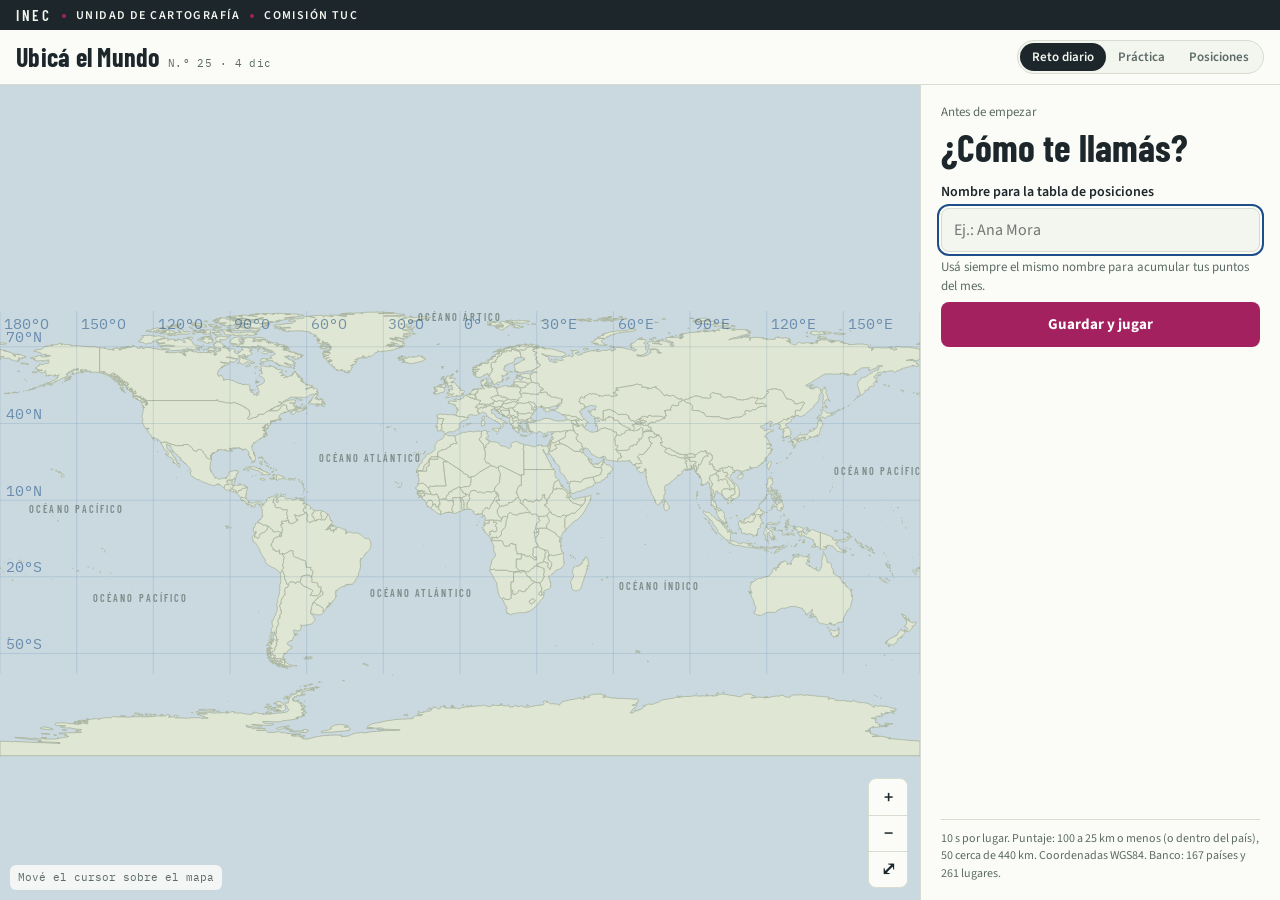
<file: mundo/index.html>
<!doctype html>
<html lang="es">
<head>
<meta charset="utf-8">
<meta name="viewport" content="width=device-width, initial-scale=1, viewport-fit=cover">
<title>Ubicá el Mundo · INEC</title>
<meta name="description" content="Juego diario de geografía mundial: ubicá 20 países, ciudades y maravillas en el mapa.">
<link rel="preconnect" href="https://fonts.googleapis.com">
<link rel="stylesheet" href="https://fonts.googleapis.com/css2?family=Barlow+Condensed:wght@500;600;700&family=Source+Sans+3:wght@400;600;700&family=IBM+Plex+Mono:wght@400;500&display=swap">
<style>
*{box-sizing:border-box}
:root{padding-top:env(safe-area-inset-top,0px);padding-bottom:env(safe-area-inset-bottom,0px)}
body{margin:0}
[hidden]{display:none!important}

/* Layout: one-screen app — map sheet fills the screen, a docked panel holds the prompt and results (right on desktop, below on phones). Colors borrow from topographic sheets: pale sea, sage land, magenta overprint for the player's mark. */
:root{
  --sea:#c9d9df; --land:#dfe6d3; --land-edge:#7f8c78; --border:#a7b29c;
  --paper:#f3f5ef; --panel:#fbfcf8; --ink:#1d272b; --muted:#5d6b66; --rule:#d6dccf;
  --accent:#a3215f; --accent-soft:#f3dbe7; --truth:#1d4e89; --grid:rgba(29,78,137,.13);
  --good:#2f7a4b; --mid:#b07a12; --bad:#a83a2c;
  --f-display:"Barlow Condensed","Arial Narrow",system-ui,sans-serif;
  --f-body:"Source Sans 3",system-ui,-apple-system,"Segoe UI",sans-serif;
  --f-mono:"IBM Plex Mono",ui-monospace,Menlo,Consolas,monospace;
}
@media (prefers-color-scheme: dark){:root:not([data-theme="light"]){
  --sea:#14232b; --land:#26322b; --land-edge:#7b8a7a; --border:#4c5a4f;
  --paper:#111a1e; --panel:#172126; --ink:#e7ece6; --muted:#9aa8a2; --rule:#2c3a3a;
  --accent:#f06aa8; --accent-soft:#3d2030; --truth:#7fb2ee; --grid:rgba(127,178,238,.12);
  --good:#6cc28d; --mid:#e0b04f; --bad:#ec7b6b; color-scheme:dark}}
:root[data-theme="dark"]{
  --sea:#14232b; --land:#26322b; --land-edge:#7b8a7a; --border:#4c5a4f;
  --paper:#111a1e; --panel:#172126; --ink:#e7ece6; --muted:#9aa8a2; --rule:#2c3a3a;
  --accent:#f06aa8; --accent-soft:#3d2030; --truth:#7fb2ee; --grid:rgba(127,178,238,.12);
  --good:#6cc28d; --mid:#e0b04f; --bad:#ec7b6b; color-scheme:dark}
html,body{height:100%}
body{background:var(--paper);color:var(--ink);font-family:var(--f-body);font-size:15px;line-height:1.45}
.app{height:100%;display:grid;grid-template-rows:auto auto 1fr;}
header{display:flex;align-items:center;gap:12px;flex-wrap:wrap;padding-block:10px;padding-left:max(16px,env(safe-area-inset-left,0px));padding-right:max(16px,env(safe-area-inset-right,0px));border-bottom:1px solid var(--rule);background:var(--panel)}
.brand{font-family:var(--f-display);font-weight:700;font-size:26px;letter-spacing:.01em;line-height:1;display:flex;align-items:baseline;gap:8px}
.brand small{font-family:var(--f-mono);font-size:11px;font-weight:400;color:var(--muted);letter-spacing:.04em}
.modes{margin-left:auto;display:flex;border:1px solid var(--rule);border-radius:999px;padding:2px;background:var(--paper)}
.modes button{font:600 13px var(--f-body);border:0;background:transparent;color:var(--muted);padding:5px 12px;border-radius:999px;cursor:pointer}
.modes button[aria-pressed="true"]{background:var(--ink);color:var(--paper)}
.main{min-height:0;display:grid;grid-template-columns:1fr 360px}
.mapwrap{position:relative;min-width:0;min-height:0;background:var(--sea);overflow:hidden;touch-action:none;cursor:crosshair}
.mapwrap.dragging{cursor:grabbing}
svg#map{width:100%;height:100%;display:block}
.prov{fill:var(--land);stroke:var(--border);stroke-width:.8;vector-effect:non-scaling-stroke;stroke-linejoin:round}
.coast{fill:none;stroke:var(--land-edge);stroke-width:1.4;vector-effect:non-scaling-stroke;stroke-linejoin:round}
.nb{fill:var(--land);opacity:.45;stroke:var(--border);stroke-width:.8;vector-effect:non-scaling-stroke}
.lake{fill:var(--sea);stroke:var(--border);stroke-width:.6;vector-effect:non-scaling-stroke}
.grat.eq{stroke-dasharray:6 4}
.grat{stroke:var(--grid);stroke-width:1;vector-effect:non-scaling-stroke;fill:none}
.gl{fill:var(--truth);opacity:.55;font-family:var(--f-mono)}
.nbl{fill:var(--muted);font-family:var(--f-display);font-weight:600;letter-spacing:.2em;opacity:.7}
.guess{fill:var(--accent);stroke:var(--panel);vector-effect:non-scaling-stroke;stroke-width:2}
.truth{fill:var(--truth);stroke:var(--panel);vector-effect:non-scaling-stroke;stroke-width:2}
.link{stroke:var(--ink);stroke-dasharray:5 4;stroke-width:1.5;vector-effect:non-scaling-stroke;opacity:.7}
.mlabel{font-family:var(--f-display);font-weight:600;fill:var(--ink);paint-order:stroke;stroke:var(--panel);stroke-linejoin:round}
.zoom{position:absolute;right:calc(12px + env(safe-area-inset-right,0px));bottom:12px;display:flex;flex-direction:column;border:1px solid var(--rule);border-radius:8px;overflow:hidden;background:var(--panel)}
.zoom button{width:38px;height:36px;border:0;background:transparent;color:var(--ink);font:600 18px var(--f-body);cursor:pointer}
.zoom button+button{border-top:1px solid var(--rule)}
.coords{position:absolute;left:calc(10px + env(safe-area-inset-left,0px));bottom:10px;font:11px/1.35 var(--f-mono);color:var(--muted);background:color-mix(in srgb,var(--panel) 85%,transparent);padding:5px 8px;border-radius:6px;pointer-events:none;font-variant-numeric:tabular-nums}
.panel{background:var(--panel);border-left:1px solid var(--rule);overflow:auto;padding-block:18px;padding-left:20px;padding-right:max(20px,env(safe-area-inset-right,0px));display:flex;flex-direction:column;gap:16px;min-width:0}
.pips{display:flex;gap:6px}
.pip{flex:1;height:6px;border-radius:3px;background:var(--rule)}
.pip.on{background:var(--ink)}
.pip.g{background:var(--good)}.pip.m{background:var(--mid)}.pip.b{background:var(--bad)}
.meta{display:flex;justify-content:space-between;align-items:baseline;font:500 12px var(--f-mono);color:var(--muted);letter-spacing:.04em;text-transform:uppercase}
.score{font-variant-numeric:tabular-nums}
.ask{display:flex;flex-direction:column;gap:6px}
.ask .lead{font-size:13px;color:var(--muted)}
.ask h2{margin:0;font-family:var(--f-display);font-weight:700;font-size:38px;line-height:1;text-wrap:balance}
.tags{display:flex;gap:6px;flex-wrap:wrap}
.tag{font:600 11px var(--f-body);letter-spacing:.08em;text-transform:uppercase;padding:3px 8px;border-radius:4px;border:1px solid var(--rule);color:var(--muted)}
.tag.d1{color:var(--good);border-color:currentColor}.tag.d2{color:var(--mid);border-color:currentColor}.tag.d3{color:var(--bad);border-color:currentColor}
.ctx{font-size:14px;color:var(--muted)}
.btn{font:700 15px var(--f-body);padding:12px 16px;border-radius:8px;border:0;background:var(--accent);color:#fff;cursor:pointer;width:100%}
.btn:disabled{opacity:.35;cursor:not-allowed}
.btn.ghost{background:transparent;color:var(--ink);border:1px solid var(--rule)}
:focus-visible{outline:2px solid var(--truth);outline-offset:2px}
.result{display:flex;flex-direction:column;gap:10px;border-top:1px solid var(--rule);padding-top:14px}
.big{display:flex;align-items:baseline;gap:14px}
.big .pts{font-family:var(--f-display);font-weight:700;font-size:44px;line-height:1;font-variant-numeric:tabular-nums}
.big .km{font:500 14px var(--f-mono);color:var(--muted)}
.fact{margin:0;font-size:15px}
.crtm{font:12px/1.5 var(--f-mono);color:var(--muted);display:grid;grid-template-columns:auto 1fr;gap:2px 10px;font-variant-numeric:tabular-nums}
.crtm b{font-weight:500}
.crtm .k1{color:var(--accent)}.crtm .k2{color:var(--truth)}
.hint{font-size:13px;color:var(--muted);margin:0}
table.sum{width:100%;border-collapse:collapse;font-size:14px}
table.sum td{padding:7px 0;border-bottom:1px solid var(--rule);vertical-align:top}
table.sum td.n{text-align:right;font-family:var(--f-mono);font-variant-numeric:tabular-nums;white-space:nowrap;padding-left:10px}
.share{font:13px/1.5 var(--f-mono);background:var(--paper);border:1px solid var(--rule);border-radius:8px;padding:10px;white-space:pre-wrap;user-select:all}
.total{font-family:var(--f-display);font-weight:700;font-size:56px;line-height:1}
.total span{font-size:22px;color:var(--muted)}
.foot{margin-top:auto;font-size:12px;color:var(--muted);border-top:1px solid var(--rule);padding-top:10px}
.row{display:flex;gap:8px}
@media (max-width:820px){
  .main{grid-template-columns:1fr;grid-template-rows:minmax(0,1fr) auto}
  .panel{border-left:0;border-top:1px solid var(--rule);max-height:46vh;padding-block:12px;padding-left:max(16px,env(safe-area-inset-left,0px));padding-right:max(16px,env(safe-area-inset-right,0px));gap:10px}
  .ask h2{font-size:30px}
  .foot{display:none}
  .brand{font-size:22px}
}
@media (prefers-reduced-motion:no-preference){.drop{animation:drop .25s ease-out}@keyframes drop{from{opacity:0}to{opacity:1}}}

.tag.d4{color:var(--accent);border-color:currentColor}
.tag.d5{color:var(--bad);border-color:currentColor}
.tag.d6{color:var(--truth);border-color:currentColor}
.timer{display:flex;align-items:center;gap:10px}
.timer .track{flex:1;height:8px;border-radius:4px;background:var(--rule);overflow:hidden}
.timer .fill{display:block;height:100%;width:100%;background:var(--good);transform-origin:left center}
.timer .secs{font:600 15px var(--f-mono);font-variant-numeric:tabular-nums;min-width:4.2em;text-align:right}
.timer.warn .fill{background:var(--mid)}.timer.urgent .fill{background:var(--bad)}.timer.urgent .secs{color:var(--bad)}
.mtimer{position:absolute;left:0;right:0;top:0;height:5px;background:color-mix(in srgb,var(--rule) 70%,transparent);pointer-events:none}
.mtimer span{display:block;height:100%;width:100%;background:var(--good);transform-origin:left center}
.mtimer.warn span{background:var(--mid)}.mtimer.urgent span{background:var(--bad)}
.out{color:var(--bad)}
.inst{display:flex;flex-wrap:wrap;gap:4px 0;align-items:center;background:var(--ink);color:var(--paper);font:600 12px var(--f-body);letter-spacing:.12em;text-transform:uppercase;padding-block:6px;padding-left:max(16px,env(safe-area-inset-left,0px));padding-right:max(16px,env(safe-area-inset-right,0px))}
.inst span+span::before{content:"";display:inline-block;width:4px;height:4px;border-radius:50%;background:var(--accent);margin:0 10px;vertical-align:middle}
.inst span:first-child{font-family:var(--f-display);font-size:15px;letter-spacing:.18em}
.distpoly{fill:var(--truth);fill-opacity:.18;stroke:var(--truth);stroke-width:2;vector-effect:non-scaling-stroke;stroke-linejoin:round}
.pips{flex-wrap:wrap}
.pip{min-width:14px}
.who{display:flex;align-items:center;gap:6px;font-size:13px;color:var(--muted)}
.who b{color:var(--ink);font-weight:600}
.linkbtn{font:600 13px var(--f-body);background:none;border:0;color:var(--truth);cursor:pointer;padding:2px 4px;text-decoration:underline;text-underline-offset:2px}
.field{display:flex;flex-direction:column;gap:6px}
.field label{font-weight:600;font-size:14px}
.field input{font:16px var(--f-body);padding:10px 12px;border-radius:8px;border:1px solid var(--rule);background:var(--paper);color:var(--ink)}
.tabs{display:flex;gap:4px;border-bottom:1px solid var(--rule)}
.tabs button{font:600 14px var(--f-body);background:none;border:0;border-bottom:2px solid transparent;padding:6px 10px;color:var(--muted);cursor:pointer}
.tabs button[aria-selected="true"]{color:var(--ink);border-color:var(--accent)}
table.board{width:100%;border-collapse:collapse;font-size:14px}
table.board th{font:500 11px var(--f-mono);text-transform:uppercase;letter-spacing:.05em;color:var(--muted);text-align:left;padding:6px 0;border-bottom:1px solid var(--rule)}
table.board td{padding:7px 0;border-bottom:1px solid var(--rule)}
table.board .n{text-align:right;font-family:var(--f-mono);font-variant-numeric:tabular-nums}
table.board tr.me td{color:var(--accent);font-weight:600}
.status{font-size:13px;padding:8px 10px;border-radius:6px;background:var(--paper);border:1px solid var(--rule)}
.status.ok{border-color:var(--good);color:var(--good)}.status.err{border-color:var(--bad);color:var(--bad)}
@media (max-width:820px){.who{display:none}}
@media (max-width:480px){.inst{font-size:10px;letter-spacing:.05em}.inst span:first-child{font-size:13px;letter-spacing:.1em}.inst span+span::before{margin:0 6px}}
</style>
</head>
<body>
<div class="app">
  <div class="inst"><span>INEC</span><span>Unidad de Cartografía</span><span>Comisión TUC</span></div>
  <header>
    <div class="brand">Ubicá el Mundo <small id="dayLabel"></small></div>
    <div class="who" id="who"></div>
    <div class="modes" role="group" aria-label="Vista">
      <button id="mDaily" aria-pressed="true">Reto diario</button>
      <button id="mPractice" aria-pressed="false">Práctica</button>
      <button id="mBoard" aria-pressed="false">Posiciones</button>
    </div>
  </header>
  <div class="main">
    <div class="mapwrap" id="mapwrap">
      <svg id="map" xmlns="http://www.w3.org/2000/svg" preserveAspectRatio="xMidYMid meet" role="img" aria-label="Mapa de Costa Rica sin nombres">
        <g id="gBase"></g><g id="gGrat"></g><g id="gMarks"></g>
      </svg>
      <div class="mtimer" id="mTimer" hidden><span id="mBar"></span></div>
      <div class="coords" id="coords">Mové el cursor sobre el mapa</div>
      <div class="zoom"><button id="zIn" aria-label="Acercar">+</button><button id="zOut" aria-label="Alejar">−</button><button id="zReset" aria-label="Ver todo el país">⤢</button></div>
    </div>
    <aside class="panel" id="panel" aria-live="polite"></aside>
  </div>
</div>

<script src="mundo.js"></script>
<script src="lugares.js"></script>
<script>
// =================== CONFIGURACIÓN ===================
// Pegá aquí la URL de la aplicación web de Apps Script (termina en /exec).
// Si queda vacía, el juego funciona pero sin tabla de posiciones.
const SCRIPT_URL = "https://script.google.com/macros/s/AKfycbwusm0u5WWvsfJwF9Otw8pIeD2G5mQV4AgSGdEzGOWmYIdGEVSxD0anf7SA8I0VQtjPcA/exec";
// Composición de las 20 rondas del reto diario, de menor a mayor dificultad:
//   "P1" País grande (más de 1 millón de km²) · "P2" País mediano · "P3" País pequeño (menos de 150 000 km²)
//   2 Ciudad importante · 3 Otras capitales y ciudades · 4 Maravilla o sitio turístico · 5 Experto
const RONDAS = ["P1","P1","P1", 2,2,2,2, "P2","P2", 3,3,3, "P3","P3", 4,4,4, 5,5,5];
// Segundos para marcar cada lugar. Si se acaba el tiempo sin marca, el lugar vale 0.
// Si hay una marca puesta sin confirmar, se toma esa marca.
const TIEMPO = 10;
// Práctica: siempre los mismos 5 lugares (nombres exactos de lugares.js).
const PRACTICA = ["Brasil","Ciudad de México","Torre Eiffel","Japón","Machu Picchu"];
// Primer día del reto (año, mes-1, día): sirve para numerar los retos.
const INICIO = new Date(2026, 10, 10);
// =====================================================
// Pestaña de la hoja de puntajes donde se guarda este juego (no cambiar).
const JUEGO = "mundo";

const MUNDO = window.MUNDO;
// nombre de cada país por código ISO (el polígono más grande cuando hay varios con el mismo código)
const PAIS={};MUNDO.features.forEach(f=>{const q=f.properties;if(!PAIS[q.iso]||q.a>PAIS[q.iso].a)PAIS[q.iso]=q;});
// [nombre, categoría, nivel, lat, lon, contexto, dato] — el contexto de cada lugar es su país
const PLACES = window.PLACES.map(a=>[a[0],a[1],a[2],a[3],a[4],PAIS[a[5]]?PAIS[a[5]].n:a[5],a[6]]);
const NPUNTOS = PLACES.length;
const NR = ()=>state.rounds.length, MAXP = ()=>state.rounds.length*100;
const DIFF=['','Fácil','Media','Difícil','Difícil','Experto','País'];
const TIER=p=>p[2]===6?(p[8]>=1e6?1:p[8]>=150000?2:3):p[2]===2?2:p[2]===3?3:p[2]===4?4:5;
const TIER_TXT=['','Fácil','Media','Difícil','Difícil','Experto'];
function tagsHTML(p){const tr=TIER(p);return `<span class="tag">${esc(p[1])}</span><span class="tag d${tr}">${TIER_TXT[tr]}</span>`;}
let NDIST=0, distOK=false;

// ---------- proyección de pantalla ----------
const K=10, LON0=-180, LAT0=90, CX=1;
const P=(lon,lat)=>[(lon-LON0)*CX*K,(LAT0-lat)*K];
const IP=(x,y)=>[x/(CX*K)+LON0, LAT0-y/K];
const FULL={x:0,y:(LAT0-84)*K,w:360*K,h:(84+58)*K};

const llTxt=(lat,lon)=>`${Math.abs(lat).toFixed(2)}°${lat<0?'S':'N'}  ${Math.abs(lon).toFixed(2)}°${lon<0?'O':'E'}`;
const fmt=n=>String(Math.round(n)).replace(/\B(?=(\d{3})+(?!\d))/g,' ');
const esc=s=>String(s).replace(/[&<>"']/g,c=>({'&':'&amp;','<':'&lt;','>':'&gt;','"':'&quot;',"'":'&#39;'}[c]));
function hav(a,b){const R=6371,d=Math.PI/180,dl=(b[1]-a[1])*d,dn=(b[0]-a[0])*d;
  const h=Math.sin(dn/2)**2+Math.cos(a[0]*d)*Math.cos(b[0]*d)*Math.sin(dl/2)**2;return 2*R*Math.asin(Math.sqrt(h));}
// 100 puntos a 25 km o menos; la mitad cerca de los 440 km; casi 0 pasados los 2500 km
const scoreFor=km=>km<=25?100:Math.max(0,Math.round(100*Math.exp(-(km-25)/600)));
const band=p=>p>=70?'g':p>=35?'m':'b';
const sq=p=>p>=70?'🟩':p>=35?'🟨':'🟥';
const kmTxt=km=>km<10?km.toFixed(1):fmt(km);

// ---------- mapa base ----------
const NS='http://www.w3.org/2000/svg';
const svg=document.getElementById('map'),gB=document.getElementById('gBase'),gG=document.getElementById('gGrat'),gM=document.getElementById('gMarks');
function el(tag,attrs,parent){const e=document.createElementNS(NS,tag);for(const k in attrs)e.setAttribute(k,attrs[k]);parent&&parent.appendChild(e);return e;}
function ringsD(geom){const polys=geom.type==='Polygon'?[geom.coordinates]:geom.coordinates;let d='';
  for(const poly of polys)for(const ring of poly){ring.forEach((c,i)=>{const [x,y]=P(c[0],c[1]);d+=(i?'L':'M')+x.toFixed(1)+' '+y.toFixed(1);});d+='Z';}return d;}
MUNDO.features.forEach(f=>el('path',{d:ringsD(f.geometry),class:'prov'},gB));
[["OCÉANO PACÍFICO",-150,5],["OCÉANO PACÍFICO",-125,-30],["OCÉANO ATLÁNTICO",-35,25],["OCÉANO ATLÁNTICO",-15,-28],["OCÉANO ÍNDICO",78,-25],["OCÉANO ÁRTICO",0,80],["OCÉANO PACÍFICO",165,20]].forEach(([tx,lo,la])=>{const [x,y]=P(lo,la);el('text',{x,y,class:'nbl','font-size':40,'text-anchor':'middle'},gB).textContent=tx;});
let view={...FULL};
function drawGrat(){gG.innerHTML='';const fs=view.w*0.016,st=view.w>1500?30:view.w>500?10:5;
  for(let lo=-180;lo<=180;lo+=st){const [x,y1]=P(lo,84),[,y2]=P(lo,-58);el('line',{x1:x,x2:x,y1,y2,class:'grat'},gG);
    el('text',{x:x+fs*.3,y:view.y+fs*1.2,class:'gl','font-size':fs},gG).textContent=Math.abs(lo)+'°'+(lo<0?'O':lo>0?'E':'');}
  for(let la=-50;la<=80;la+=st){const [x1,y]=P(-180,la),[x2]=P(180,la);el('line',{x1,x2,y1:y,y2:y,class:'grat'+(la===0?' eq':'')},gG);
    el('text',{x:view.x+fs*.4,y:y-fs*.3,class:'gl','font-size':fs},gG).textContent=Math.abs(la)+'°'+(la<0?'S':la>0?'N':'');}}
function applyView(){svg.setAttribute('viewBox',`${view.x} ${view.y} ${view.w} ${view.h}`);drawGrat();drawMarks();}
function setView(v){view={...v};applyView();}
function toSvg(cx,cy){const pt=svg.createSVGPoint();pt.x=cx;pt.y=cy;return pt.matrixTransform(svg.getScreenCTM().inverse());}
function zoomAt(cx,cy,f){const p=toSvg(cx,cy);const w=Math.min(FULL.w*1.25,Math.max(FULL.w/80,view.w*f)),r=w/view.w;
  view={x:p.x-(p.x-view.x)*r,y:p.y-(p.y-view.y)*r,w,h:view.h*r};applyView();}
function fitTo(pts){if(!pts.length)return setView(FULL);const xs=pts.map(p=>p[0]),ys=pts.map(p=>p[1]);
  let w=Math.max(Math.max(...xs)-Math.min(...xs),FULL.w/8)*1.6,h=Math.max(Math.max(...ys)-Math.min(...ys),FULL.h/8)*1.6;
  const ar=FULL.w/FULL.h;if(w/h<ar)w=h*ar;else h=w/ar;const cx=(Math.min(...xs)+Math.max(...xs))/2,cy=(Math.min(...ys)+Math.max(...ys))/2;
  setView({x:cx-w/2,y:cy-h/2,w,h});}

const wrap=document.getElementById('mapwrap'),coordsEl=document.getElementById('coords');
const ptrs=new Map();let drag=null,pinch=null,moved=false;
wrap.addEventListener('pointerdown',e=>{if(e.target.closest('.zoom'))return;wrap.setPointerCapture(e.pointerId);ptrs.set(e.pointerId,{x:e.clientX,y:e.clientY});moved=false;
  if(ptrs.size===1)drag={x:e.clientX,y:e.clientY,v:{...view}};
  if(ptrs.size===2){const [a,b]=[...ptrs.values()];pinch={d:Math.hypot(a.x-b.x,a.y-b.y)};drag=null;}});
wrap.addEventListener('pointermove',e=>{
  const s=toSvg(e.clientX,e.clientY),[lon,lat]=IP(s.x,s.y);
  if(lat>-90&&lat<90&&lon>-180&&lon<180)coordsEl.textContent=llTxt(lat,lon);
  if(!ptrs.has(e.pointerId))return;ptrs.set(e.pointerId,{x:e.clientX,y:e.clientY});
  if(pinch&&ptrs.size===2){const [a,b]=[...ptrs.values()],d=Math.hypot(a.x-b.x,a.y-b.y);if(Math.abs(d-pinch.d)>2){zoomAt((a.x+b.x)/2,(a.y+b.y)/2,pinch.d/d);pinch.d=d;moved=true;}return;}
  if(drag){const dx=e.clientX-drag.x,dy=e.clientY-drag.y;if(Math.hypot(dx,dy)>6){moved=true;wrap.classList.add('dragging');}
    if(moved){const r=svg.getBoundingClientRect(),sc=Math.max(view.w/r.width,view.h/r.height);view={...view,x:drag.v.x-dx*sc,y:drag.v.y-dy*sc};svg.setAttribute('viewBox',`${view.x} ${view.y} ${view.w} ${view.h}`);drawGrat();}}});
function endPtr(e){if(!ptrs.has(e.pointerId))return;const wasDrag=moved;ptrs.delete(e.pointerId);wrap.classList.remove('dragging');
  if(ptrs.size<2)pinch=null;if(ptrs.size===0){if(!wasDrag&&e.type==='pointerup')onMapTap(e.clientX,e.clientY);drag=null;}}
wrap.addEventListener('pointerup',endPtr);wrap.addEventListener('pointercancel',endPtr);
wrap.addEventListener('wheel',e=>{e.preventDefault();zoomAt(e.clientX,e.clientY,e.deltaY>0?1.2:1/1.2);},{passive:false});
const rectC=()=>{const r=svg.getBoundingClientRect();return[r.left+r.width/2,r.top+r.height/2];};
document.getElementById('zIn').onclick=()=>zoomAt(...rectC(),1/1.5);
document.getElementById('zOut').onclick=()=>zoomAt(...rectC(),1.5);
document.getElementById('zReset').onclick=()=>setView(FULL);

// ---------- marcas ----------
function drawMarks(){gM.innerHTML='';if(!state)return;const r=view.w*0.009,fs=view.w*0.022;
  const items=state.phase==='summary'?state.results:(state.phase==='reveal'?[state.results[state.results.length-1]]:[]);
  items.forEach(res=>{const t=P(res.place[4],res.place[3]),g=res.guess?P(res.guess[1],res.guess[0]):null;
    if(res.place[7])el('path',{d:ringsD(res.place[7]),class:'distpoly'},gM);
    if(g){if(res.place[7]){if(!res.inside){const q=P(res.near[1],res.near[0]);el('line',{x1:g[0],y1:g[1],x2:q[0],y2:q[1],class:'link'},gM);}}
      else el('line',{x1:g[0],y1:g[1],x2:t[0],y2:t[1],class:'link'},gM);
      el('circle',{cx:g[0],cy:g[1],r,class:'guess'},gM);}
    el('circle',{cx:t[0],cy:t[1],r:r*1.1,class:'truth drop'},gM);
    if(state.phase==='reveal')el('text',{x:t[0]+r*1.6,y:t[1]+fs*.35,class:'mlabel','font-size':fs,'stroke-width':fs*.25},gM).textContent=res.place[0];});
  if(state.phase==='ask'&&state.pending){const g=P(state.pending[1],state.pending[0]);
    el('circle',{cx:g[0],cy:g[1],r:r*2.2,fill:'none',stroke:'var(--accent)','stroke-width':2,'vector-effect':'non-scaling-stroke'},gM);
    el('circle',{cx:g[0],cy:g[1],r,class:'guess'},gM);}}

// ---------- almacenamiento local ----------
const ls={get(k){try{return localStorage.getItem(k);}catch(e){return null;}},set(k,v){try{localStorage.setItem(k,v);}catch(e){}}};
const pad=n=>String(n).padStart(2,'0');
const now=new Date(),FECHA=`${now.getFullYear()}-${pad(now.getMonth()+1)}-${pad(now.getDate())}`;
const YMD=Number(FECHA.replace(/-/g,''));
const dayNo=Math.floor((new Date(now.getFullYear(),now.getMonth(),now.getDate())-INICIO)/864e5)+1;
const KEY='ubica-mundo-v1-'+FECHA;
let jugador=ls.get('ubica-cr-jugador')||'';

// ---------- selección determinística del reto ----------
function rng(seed){return function(){seed|=0;seed=seed+0x6D2B79F5|0;let t=Math.imul(seed^seed>>>15,1|seed);t=t+Math.imul(t^t>>>7,61|t)^t;return((t^t>>>14)>>>0)/4294967296;};}
function hashSeed(n){let h=2166136261;for(const c of String(n)){h=Math.imul(h^c.charCodeAt(0),16777619);}return h>>>0;}
function fitsToken(p,d){if(!d)return true;if(typeof d==='string'&&d[0]==='P')return p[2]===6&&TIER(p)===Number(d[1]);return p[2]===d;}
function pickRounds(seed,mix){const r=rng(hashSeed(seed));for(let k=0;k<5;k++)r();const used=new Set(),out=[];
  for(let d of mix){if(typeof d==='string'&&!distOK)d=2;
    let pool=PLACES.map((p,i)=>i).filter(i=>!used.has(i)&&fitsToken(PLACES[i],d));
    if(!pool.length)pool=PLACES.map((p,i)=>i).filter(i=>!used.has(i));
    const cats=new Set(out.map(i=>PLACES[i][1]));const fresh=pool.filter(i=>!cats.has(PLACES[i][1]));if(fresh.length&&typeof d==='number')pool=fresh;
    const i=pool[Math.floor(r()*pool.length)];used.add(i);out.push(i);}
  return out;}

// ---------- estado ----------
let state=null;
function makeResult(i,guess){const p=PLACES[i];
  if(!guess)return{i,place:p,guess:null,km:null,pts:0,timeout:true};
  if(p[7]){const inside=inGeom(guess,p[7]);const nr=inside?null:nearestOnGeom(guess,p[7]);const km=inside?0:hav(guess,nr);
    return{i,place:p,guess,km,pts:inside?100:scoreFor(km),inside,near:nr};}
  const km=hav(guess,[p[3],p[4]]);return{i,place:p,guess,km,pts:scoreFor(km)};}

// ---------- geometría de países ----------
function polysOf(g){return g.type==='Polygon'?[g.coordinates]:g.coordinates;}
function inRing(pt,ring){const x=pt[1],y=pt[0];let c=false;for(let i=0,j=ring.length-1;i<ring.length;j=i++){const [xi,yi]=ring[i],[xj,yj]=ring[j];
  if((yi>y)!==(yj>y)&&x<(xj-xi)*(y-yi)/(yj-yi)+xi)c=!c;}return c;}
function inGeom(pt,g){return polysOf(g).some(poly=>inRing(pt,poly[0])&&!poly.slice(1).some(h=>inRing(pt,h)));}
function nearestOnGeom(pt,g){const kx=Math.cos(pt[0]*Math.PI/180);let best=null,bd=Infinity;
  for(const poly of polysOf(g))for(const ring of poly)for(let i=1;i<ring.length;i++){
    const ax=ring[i-1][0]*kx,ay=ring[i-1][1],bx=ring[i][0]*kx,by=ring[i][1],px=pt[1]*kx,py=pt[0];
    const dx=bx-ax,dy=by-ay,L=dx*dx+dy*dy;let u=L?((px-ax)*dx+(py-ay)*dy)/L:0;u=Math.max(0,Math.min(1,u));
    const qx=ax+u*dx,qy=ay+u*dy,d=(qx-px)**2+(qy-py)**2;if(d<bd){bd=d;best=[qy,qx/kx];}}
  return best;}
function ringArea(r){let a=0;for(let i=1;i<r.length;i++)a+=r[i-1][0]*r[i][1]-r[i][0]*r[i-1][1];return Math.abs(a)/2;}
function areaKm2(g){let a=0;for(const poly of polysOf(g)){const lat=poly[0][0][1]*Math.PI/180;const f=111.32*Math.cos(lat)*110.57;
  a+=ringArea(poly[0])*f;for(const h of poly.slice(1))a-=ringArea(h)*f;}return a;}
// Punto representativo: el centro del tramo interior más ancho, buscado en varias líneas horizontales del polígono mayor
function repPoint(g){const poly=polysOf(g).reduce((a,b)=>ringArea(b[0])>ringArea(a[0])?b:a);
  let y0=Infinity,y1=-Infinity;for(const [,y] of poly[0]){y0=Math.min(y0,y);y1=Math.max(y1,y);}
  let best=null,bw=-1;
  for(const f of [.5,.4,.6,.3,.7,.45,.55,.2,.8]){const y=y0+(y1-y0)*f,xs=[];
    for(const ring of poly)for(let i=1;i<ring.length;i++){const [xa,ya]=ring[i-1],[xb,yb]=ring[i];if((ya>y)!==(yb>y))xs.push(xa+(y-ya)*(xb-xa)/(yb-ya));}
    xs.sort((a,b)=>a-b);for(let k=0;k+1<xs.length;k+=2){const w=xs[k+1]-xs[k];if(w>bw){bw=w;best=[y,(xs[k]+xs[k+1])/2];}}}
  return best||[poly[0][0][1],poly[0][0][0]];}
async function loadPaises(){
  // países preguntables: soberanos y Groenlandia, de más de 1000 km², sin territorios en disputa
  const caps={};PLACES.forEach(p=>{if(p[1]==='Capital')caps[p[5]]=p[0];});
  MUNDO.features.filter(f=>f.properties.q).forEach(f=>{const pr=f.properties,g=f.geometry,[lat,lon]=repPoint(g),a=pr.a;
    const sup=a>=1e6?`${(a/1e6).toFixed(1).replace('.',',')} millones de km²`:`${fmt(a)} km²`;
    const dato=`Superficie aproximada: ${sup}.${caps[pr.n]?` Su capital es ${caps[pr.n]}.`:''}`;
    PLACES.push([pr.n,'País',6,lat,lon,pr.c,dato,g,a]);});
  NDIST=PLACES.length-NPUNTOS;distOK=NDIST>0;
}
function saveLocal(){if(state.mode!=='daily')return;ls.set(KEY,JSON.stringify({results:state.results.map(r=>({i:r.i,guess:r.guess})),sent:state.sent||false,cur:state.cur??null}));}
function setModeButtons(m){[['mDaily','daily'],['mPractice','practice'],['mBoard','board']].forEach(([id,v])=>document.getElementById(id).setAttribute('aria-pressed',m===v));}
function renderWho(){document.getElementById('who').innerHTML=jugador?`Jugador: <b>${esc(jugador)}</b>${state&&state.phase==='ask'?'':' <button class="linkbtn" id="chName">cambiar</button>'}`:'';
  const b=document.getElementById('chName');if(b)b.onclick=()=>askName(true);}

function practiceRounds(){return PRACTICA.map(n=>{const i=PLACES.findIndex(p=>p[0]===n);if(i<0)console.warn('Práctica: no existe el lugar',n);return i;}).filter(i=>i>=0);}
function start(mode){
  stopTimer();setModeButtons(mode);
  const daily=mode==='daily';
  const rounds=daily?pickRounds(YMD,RONDAS):practiceRounds();
  state={mode,rounds,results:[],pending:null,phase:'ask',sent:false,cur:null};
  if(daily){let s=null;try{s=JSON.parse(ls.get(KEY)||'null');}catch(e){}
    if(s&&s.results){s.results.forEach(r=>{if(PLACES[r.i])state.results.push(makeResult(r.i,r.guess));});state.sent=!!s.sent;
      // si la página se cerró o recargó durante una pregunta, esa pregunta cuenta como tiempo agotado
      if(s.cur===state.results.length&&state.results.length<NR()){state.results.push(makeResult(rounds[s.cur],null));state.phase='reveal';saveLocal();}}
    if(state.results.length>=NR())state.phase='summary';
    if(!jugador&&state.results.length===0)state.phase='name';
    // el reto diario no arranca solo: se muestra una pantalla de inicio y el cronómetro empieza al pulsar "Iniciar"
    if(state.phase==='ask')state.phase='intro';}
  document.getElementById('dayLabel').textContent=daily?`N.º ${dayNo} · ${now.toLocaleDateString('es-CR',{day:'numeric',month:'short'})}`:`práctica · ${rounds.length} lugares`;
  if(state.phase==='summary')fitAll();else if(state.phase==='reveal')fitTo(resPts(state.results[state.results.length-1]));else setView(FULL);
  render();
  if(state.phase==='ask')startTimer();
  if(state.phase==='summary'&&daily&&!state.sent)submit();
}

// ---------- cronómetro ----------
let timer={id:null,deadline:0};
function startTimer(){stopTimer();timer.deadline=Date.now()+TIEMPO*1000;
  if(state.mode==='daily'){state.cur=state.results.length;saveLocal();}
  document.getElementById('mTimer').hidden=false;timer.id=setInterval(tick,100);tick();}
function stopTimer(){if(timer.id)clearInterval(timer.id);timer.id=null;const m=document.getElementById('mTimer');if(m)m.hidden=true;}
function tick(){if(!timer.id)return;const left=Math.max(0,timer.deadline-Date.now()),f=left/(TIEMPO*1000),cls=f<=.3?'urgent':f<=.6?'warn':'';
  const box=document.getElementById('tBox'),m=document.getElementById('mTimer');
  if(box){box.className='timer '+cls;document.getElementById('tFill').style.transform=`scaleX(${f})`;document.getElementById('tSecs').textContent=(left/1000).toFixed(1)+' s';}
  m.className='mtimer '+cls;document.getElementById('mBar').style.transform=`scaleX(${f})`;
  if(left<=0){stopTimer();timeUp();}}
function timeUp(){if(!state||state.phase!=='ask')return;
  if(state.pending){confirmGuess();return;}
  const res=makeResult(state.rounds[state.results.length],null);state.results.push(res);state.cur=null;state.phase='reveal';saveLocal();fitTo(resPts(res));render();}
function fitAll(){fitTo(state.results.flatMap(resPts));}
function onMapTap(cx,cy){if(!state||state.phase!=='ask')return;const s=toSvg(cx,cy),[lon,lat]=IP(s.x,s.y);state.pending=[lat,lon];drawMarks();render();}
function confirmGuess(){if(!state.pending||state.phase!=='ask')return;stopTimer();const i=state.rounds[state.results.length];const res=makeResult(i,state.pending);state.results.push(res);state.pending=null;state.cur=null;state.phase='reveal';saveLocal();
  fitTo(resPts(res));render();}
function resPts(r){const pts=[P(r.place[4],r.place[3])];if(r.guess)pts.push(P(r.guess[1],r.guess[0]));if(r.place[7])polysOf(r.place[7]).forEach(poly=>poly[0].forEach(c=>pts.push(P(c[0],c[1]))));return pts;}
function next(){if(state.results.length>=NR()){state.phase='summary';fitAll();render();if(state.mode==='daily')submit();}else{state.phase='ask';setView(FULL);render();startTimer();}}
const total=()=>state.results.reduce((a,r)=>a+r.pts,0);
function shareText(){return `Ubicá el Mundo ${state.mode==='daily'?'N.º '+dayNo:'(práctica)'}\n${state.results.map(r=>r.timeout?'⬛':sq(r.pts)).join('')}  ${total()}/${MAXP()}`;}

// ---------- tabla de posiciones (Google Sheets) ----------
let sendStatus='';
async function submit(){
  if(!SCRIPT_URL){sendStatus='nocfg';render();return;}
  if(!jugador){sendStatus='noname';render();return;}
  sendStatus='sending';render();
  const body={accion:'guardar',juego:JUEGO,fecha:FECHA,reto:dayNo,jugador,puntos:total(),
    detalle:state.results.map(r=>`${r.place[0]}: ${r.timeout?'sin respuesta':r.inside?'dentro':kmTxt(r.km)+' km'}, ${r.pts}`).join(' | ')};
  try{
    const res=await fetch(SCRIPT_URL,{method:'POST',headers:{'Content-Type':'text/plain;charset=utf-8'},body:JSON.stringify(body)});
    const j=await res.json();
    if(j.ok||j.error==='duplicado'){state.sent=true;saveLocal();sendStatus=j.ok?'ok':'dup';}
    else sendStatus='err:'+(j.mensaje||j.error||'respuesta inesperada');
  }catch(e){sendStatus='err:no se pudo conectar con la hoja';}
  if(state.phase==='summary')render();
}
let boardTab='hoy',boardData=null,boardErr='';
async function openBoard(){
  stopTimer();setModeButtons('board');state={...(state||{}),prev:state,phase:'board'};boardData=null;boardErr='';render();
  if(!SCRIPT_URL){boardErr='La tabla de posiciones todavía no está configurada (falta SCRIPT_URL en index.html).';render();return;}
  try{const res=await fetch(`${SCRIPT_URL}?accion=tabla&juego=${JUEGO}&fecha=${FECHA}`);boardData=await res.json();if(!boardData.ok)boardErr=boardData.mensaje||'Error al leer la hoja.';}
  catch(e){boardErr='No se pudo conectar con la hoja de posiciones.';}
  if(state.phase==='board')render();
}
function askName(change){stopTimer();state={...(state||{mode:'daily'}),prev:state,phase:'name',changing:!!change};render();}

// ---------- panel ----------
function pipsHTML(){return `<div class="pips">${state.rounds.map((_,k)=>{const r=state.results[k];const cur=k===state.results.length&&state.phase==='ask';return `<span class="pip ${r?band(r.pts):cur?'on':''}"></span>`;}).join('')}</div>`;}
function foot(){return `<div class="foot">${TIEMPO} s por lugar. Puntaje: 100 a 25 km o menos (o dentro del país), 50 cerca de 440 km. Coordenadas WGS84. Banco: ${NDIST} países y ${PLACES.length-NDIST} lugares.</div>`;}
function statusHTML(){if(state.mode!=='daily')return '';
  const m={'':'', sending:'<div class="status">Enviando tu puntaje…</div>', ok:'<div class="status ok">Puntaje registrado en la tabla de posiciones.</div>',
    dup:'<div class="status ok">Ya habías registrado el reto de hoy.</div>', nocfg:'<div class="status">La tabla de posiciones no está configurada; el puntaje queda solo en este navegador.</div>',
    noname:'<div class="status err">Falta tu nombre para registrar el puntaje.</div>'};
  if(sendStatus.startsWith('err:'))return `<div class="status err">No se registró: ${esc(sendStatus.slice(4))}. <button class="linkbtn" id="bRetry">Reintentar</button></div>`;
  return m[sendStatus]||'';}
function render(){renderWho();const pn=document.getElementById('panel');
  if(state.phase==='name'){
    pn.innerHTML=`<div class="ask"><span class="lead">${state.changing?'Cambiar nombre':'Antes de empezar'}</span><h2>¿Cómo te llamás?</h2></div>
      <form id="fName" class="field"><label for="inName">Nombre para la tabla de posiciones</label>
      <input id="inName" maxlength="40" autocomplete="name" value="${esc(jugador)}" placeholder="Ej.: Ana Mora" required>
      <span class="hint">Usá siempre el mismo nombre para acumular tus puntos del mes.</span>
      <button class="btn" type="submit">Guardar y jugar</button></form>${foot()}`;
    const f=document.getElementById('fName');document.getElementById('inName').focus();
    f.onsubmit=e=>{e.preventDefault();const v=document.getElementById('inName').value.trim().replace(/\s+/g,' ');if(!v)return;jugador=v;ls.set('ubica-cr-jugador',v);start('daily');};
    return;}
  if(state.phase==='board'){
    let body='<p class="hint">Cargando posiciones…</p>';
    if(boardErr)body=`<div class="status err">${esc(boardErr)}</div>`;
    else if(boardData){
      if(boardTab==='hoy'){const rows=boardData.hoy||[];
        body=rows.length?`<table class="board"><thead><tr><th>#</th><th>Jugador</th><th class="n">Puntos</th></tr></thead><tbody>${rows.map((r,k)=>`<tr class="${r.jugador.toLowerCase()===jugador.toLowerCase()?'me':''}"><td>${k+1}</td><td>${esc(r.jugador)}</td><td class="n">${r.puntos}</td></tr>`).join('')}</tbody></table>`:'<p class="hint">Nadie ha completado el reto de hoy todavía.</p>';}
      else{const rows=boardData.mes||[];
        body=rows.length?`<table class="board"><thead><tr><th>#</th><th>Jugador</th><th class="n">Días</th><th class="n">Total</th></tr></thead><tbody>${rows.map((r,k)=>`<tr class="${r.jugador.toLowerCase()===jugador.toLowerCase()?'me':''}"><td>${k+1}</td><td>${esc(r.jugador)}</td><td class="n">${r.dias}</td><td class="n">${r.total}</td></tr>`).join('')}</tbody></table>`:'<p class="hint">Todavía no hay puntajes este mes.</p>';}}
    pn.innerHTML=`<div class="ask"><span class="lead">Unidad de Cartografía</span><h2>Posiciones</h2></div>
      <div class="tabs" role="tablist"><button role="tab" id="tHoy" aria-selected="${boardTab==='hoy'}">Hoy</button><button role="tab" id="tMes" aria-selected="${boardTab==='mes'}">Este mes</button></div>
      ${body}<button class="btn ghost" id="bBack">Volver al juego</button>${foot()}`;
    document.getElementById('tHoy').onclick=()=>{boardTab='hoy';render();};
    document.getElementById('tMes').onclick=()=>{boardTab='mes';render();};
    document.getElementById('bBack').onclick=()=>start('daily');
    return;}
  const n=state.results.length;
  if(state.phase==='intro'){const nuevo=n===0;
    pn.innerHTML=`${pipsHTML()}<div class="meta"><span>Reto N.º ${dayNo}</span><span class="score">${total()} pts</span></div>
      <div class="ask"><span class="lead">${nuevo?'Reto del día':'Reto en curso'}</span><h2>${nuevo?`${NR()} lugares, ${TIEMPO} segundos cada uno`:`Vas en el lugar ${n+1} de ${NR()}`}</h2></div>
      <p class="fact">${nuevo?`Cada lugar tiene ${TIEMPO} segundos. El cronómetro empieza cuando pulsás <b>Iniciar reto diario</b>, no antes. Si es tu primera vez, probá antes la práctica de ${PRACTICA.length} lugares: no cuenta para la tabla.`:`El cronómetro del siguiente lugar empieza cuando pulsás <b>Continuar</b>.`}</p>
      <ul class="hint" style="margin:0;padding-left:18px;display:flex;flex-direction:column;gap:4px">
        <li>Tocá el mapa para marcar y confirmá. Si se acaba el tiempo, cuenta la marca puesta; sin marca, vale 0.</li>
        <li>Una vez iniciado, recargar la página o salir durante una pregunta la cuenta como tiempo agotado.</li>
        <li>Solo se registra un intento por persona y por día.</li></ul>
      <button class="btn" id="bStart">${nuevo?'Iniciar reto diario':'Continuar'}</button>
      ${nuevo?`<button class="btn ghost" id="bPractice">Hacer la práctica primero</button>`:''}${foot()}`;
    document.getElementById('bStart').onclick=()=>{state.phase='ask';setView(FULL);render();startTimer();};
    const bp=document.getElementById('bPractice');if(bp)bp.onclick=()=>start('practice');
    drawMarks();return;}
  const head=`${pipsHTML()}<div class="meta"><span>Lugar ${Math.min(n+(state.phase==='ask'?1:0),NR())} de ${NR()}</span><span class="score">${total()} pts</span></div>`;
  if(state.phase==='ask'){const p=PLACES[state.rounds[n]];
    pn.innerHTML=`${head}<div class="timer" id="tBox"><span class="track"><span class="fill" id="tFill"></span></span><span class="secs" id="tSecs">${TIEMPO.toFixed(1)} s</span></div>
      <div class="ask"><span class="lead">Tocá el mapa donde está</span><h2>${esc(p[0])}</h2>
      <div class="tags">${tagsHTML(p)}</div>
      <div class="ctx">${p[7]?'Marcá cualquier punto dentro del país · ':''}${esc(p[5])}</div></div>
      <button class="btn" id="bOk" ${state.pending?'':'disabled'}>${state.pending?'Confirmar ubicación':'Tocá el mapa para marcar'}</button>
      <p class="hint">Tenés ${TIEMPO} segundos. Si se acaba el tiempo, cuenta la marca que hayas puesto; sin marca, el lugar vale 0.</p>${foot()}`;
    document.getElementById('bOk').onclick=confirmGuess;tick();}
  else if(state.phase==='reveal'){const r=state.results[n-1],p=r.place;const g=r.guess;
    pn.innerHTML=`${head}<div class="ask"><span class="lead">${esc(p[1])} · ${esc(p[5])}</span><h2>${esc(p[0])}</h2></div>
      <div class="result"><div class="big"><span class="pts" style="color:var(--${{g:'good',m:'mid',b:'bad'}[band(r.pts)]})">+${r.pts}</span><span class="km${r.timeout?' out':''}">${r.timeout?'Se acabó el tiempo':r.inside?'¡Dentro del país!':(p[7]?`a ${kmTxt(r.km)} km de la frontera`:`a ${kmTxt(r.km)} km`)}</span></div>
      <p class="fact">${esc(p[6])}</p>
      <div class="crtm"><b class="k1">Tu marca</b><span>${g?llTxt(g[0],g[1]):'sin marca'}</span><b class="k2">${p[7]?'Centro':'Real'}</b><span>${llTxt(p[3],p[4])}</span></div></div>
      <button class="btn" id="bNext">${n>=NR()?'Ver resultado':'Siguiente lugar'}</button>${foot()}`;
    const b=document.getElementById('bNext');b.onclick=next;b.focus({preventScroll:true});}
  else{const st=shareText();
    pn.innerHTML=`${pipsHTML()}<div class="meta"><span>${state.mode==='daily'?'Reto del día completo':'Práctica completa'}</span><span>${state.mode==='daily'?'N.º '+dayNo:''}</span></div>
      <div class="total">${total()}<span> / ${MAXP()}</span></div>
      ${statusHTML()}
      <table class="sum"><tbody>${state.results.map(r=>`<tr><td>${esc(r.place[0])}<br><span class="hint">${esc(r.place[1])}${r.place[1]===DIFF[r.place[2]]?'':' · '+DIFF[r.place[2]]}</span></td><td class="n">${r.timeout?'<span class="out">sin respuesta</span>':r.inside?'dentro':kmTxt(r.km)+' km'}<br><b>${r.pts}</b></td></tr>`).join('')}</tbody></table>
      <div class="share" id="shareBox">${esc(st)}</div>
      <button class="btn${state.mode==='practice'?' ghost':''}" id="bCopy">Copiar resultado</button>
      ${state.mode==='practice'?'<button class="btn" id="bDaily">Ir al reto diario</button>':''}
      <div class="row"><button class="btn ghost" id="bBoard">Ver posiciones</button><button class="btn ghost" id="bAgain">${state.mode==='daily'?'Práctica':'Repetir práctica'}</button></div>
      ${state.mode==='daily'?'<p class="hint">Mañana hay un reto nuevo. Todos juegan los mismos lugares cada día.</p>':''}${foot()}`;
    document.getElementById('bCopy').onclick=async e=>{try{await navigator.clipboard.writeText(st);e.target.textContent='Copiado';}catch(err){const s=getSelection(),rg=document.createRange();rg.selectNodeContents(document.getElementById('shareBox'));s.removeAllRanges();s.addRange(rg);e.target.textContent='Texto seleccionado: copialo';}};
    document.getElementById('bAgain').onclick=()=>start('practice');
    const bd=document.getElementById('bDaily');if(bd)bd.onclick=()=>start('daily');
    document.getElementById('bBoard').onclick=openBoard;
    const rt=document.getElementById('bRetry');if(rt)rt.onclick=submit;}
  drawMarks();}

document.getElementById('mDaily').onclick=()=>start('daily');
document.getElementById('mPractice').onclick=()=>start('practice');
document.getElementById('mBoard').onclick=openBoard;
document.getElementById('panel').innerHTML='<p class="hint">Cargando mapa…</p>';
loadPaises().then(()=>start('daily'));
</script>
</body>
</html>
</file>
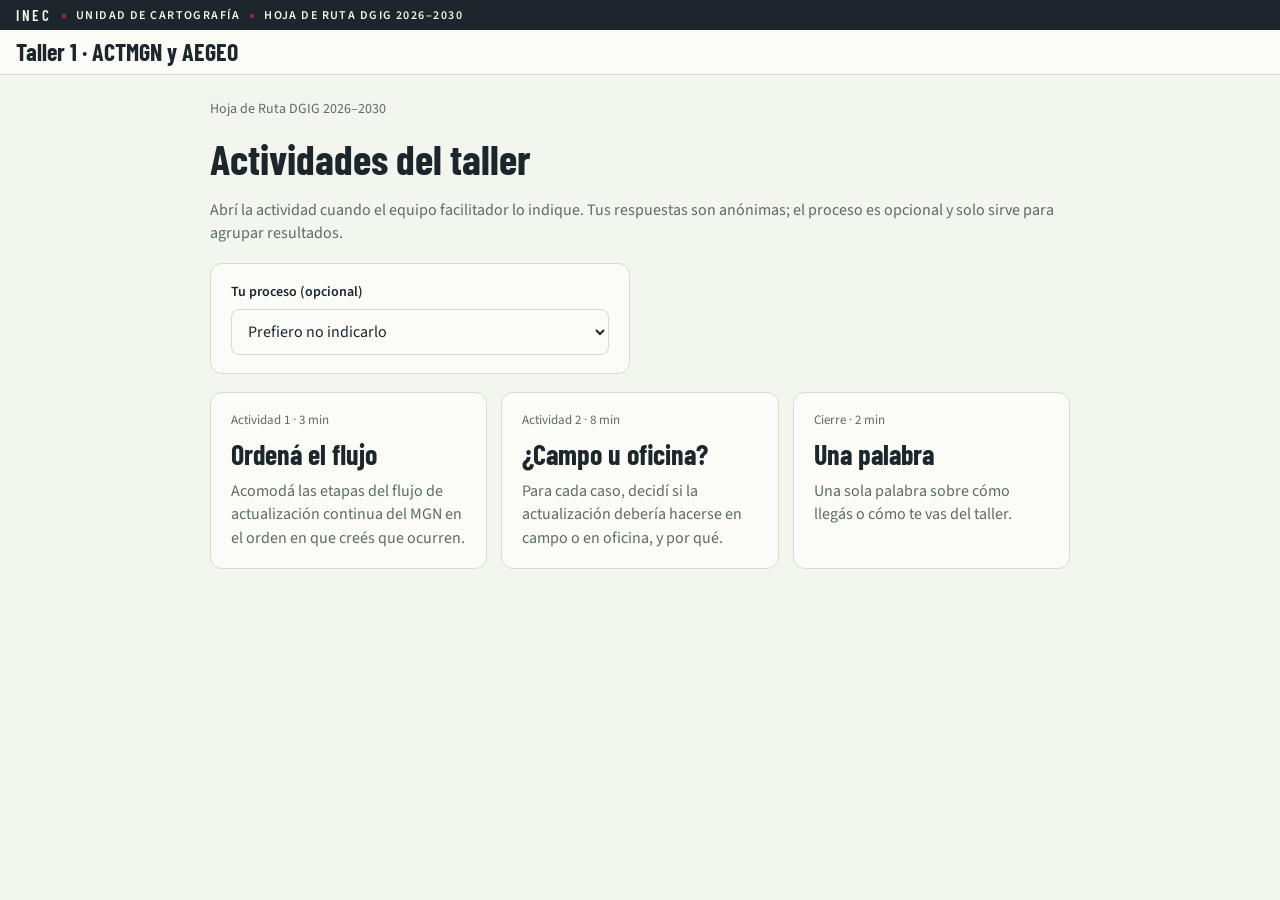
<file: taller1/index.html>
<!doctype html>
<html lang="es">
<head>
<meta charset="utf-8">
<meta name="viewport" content="width=device-width, initial-scale=1, viewport-fit=cover">
<title>Taller 1 · Actividades</title>
<link rel="preconnect" href="https://fonts.googleapis.com">
<link rel="stylesheet" href="https://fonts.googleapis.com/css2?family=Barlow+Condensed:wght@500;600;700&family=Source+Sans+3:wght@400;600;700&family=IBM+Plex+Mono:wght@400;500&display=swap">
<link rel="stylesheet" href="estilos.css">
</head>
<body>
<main><div class="wrap" id="app"></div></main>
<script src="config.js"></script>
<script src="comun.js"></script>
<script>
TL.header('');
const A=[
  {href:'flujo.html',n:'Actividad 1',t:'Ordená el flujo',d:'Acomodá las etapas del flujo de actualización continua del MGN en el orden en que creés que ocurren.',min:'3 min'},
  {href:'campo.html',n:'Actividad 2',t:'¿Campo u oficina?',d:'Para cada caso, decidí si la actualización debería hacerse en campo o en oficina, y por qué.',min:'8 min'},
  {href:'palabra.html',n:'Cierre',t:'Una palabra',d:'Una sola palabra sobre cómo llegás o cómo te vas del taller.',min:'2 min'},
];
document.getElementById('app').innerHTML=`
  <p class="lead">${TL.esc(TL.T.SUBTITULO)}</p>
  <h1>Actividades del taller</h1>
  <p class="muted">Abrí la actividad cuando el equipo facilitador lo indique. Tus respuestas son anónimas; el proceso es opcional y solo sirve para agrupar resultados.</p>
  ${TL.demo?'<span class="demo">Modo demostración · sin hoja conectada</span>':''}
  <div class="card" style="max-width:420px">${TL.procesoHTML()}</div>
  <div class="grid3">${A.map(a=>`<a class="card" href="${a.href}" style="text-decoration:none;color:inherit">
    <span class="hint">${a.n} · ${a.min}</span><h2>${a.t}</h2><p class="muted">${a.d}</p></a>`).join('')}</div>
  `;
TL.bindProceso();
</script>
</body>
</html>
</file>
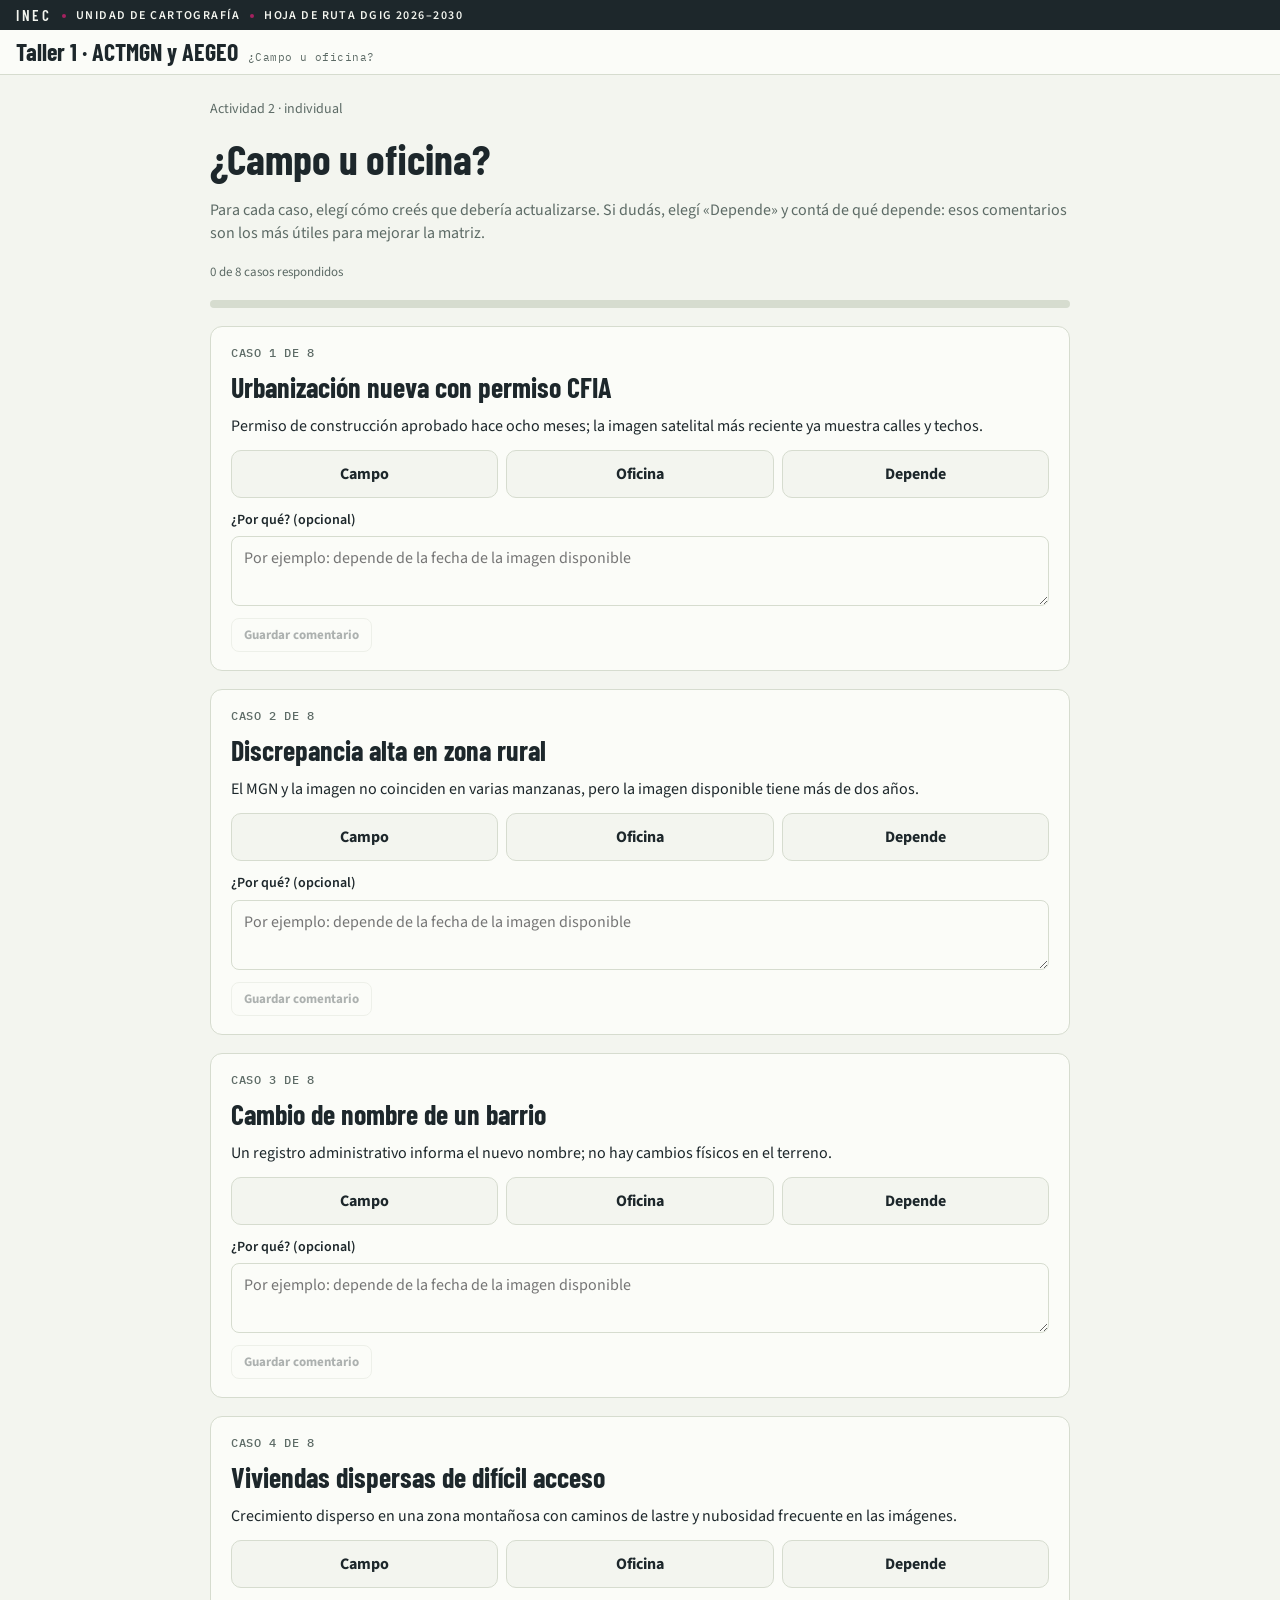
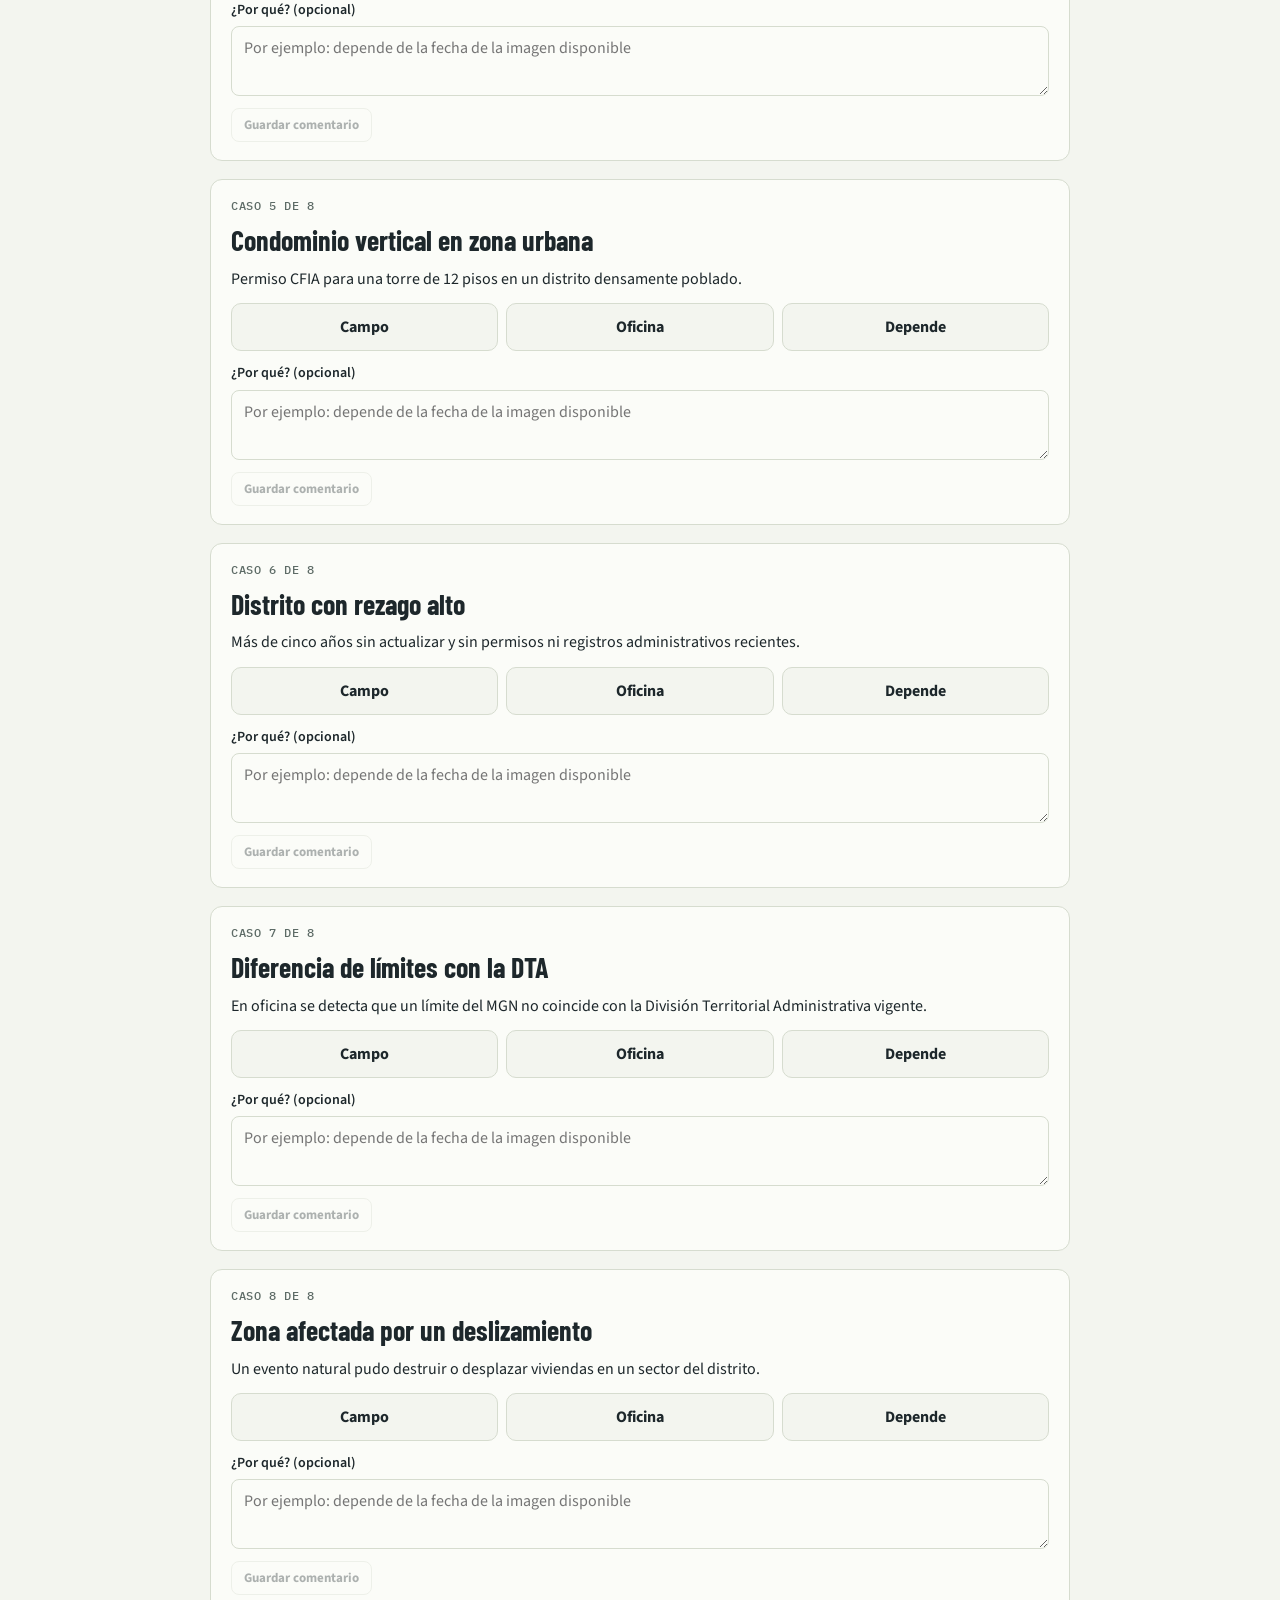
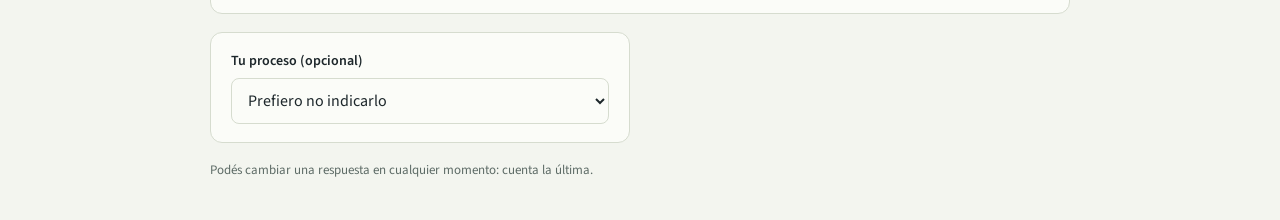
<file: taller1/campo.html>
<!doctype html>
<html lang="es">
<head>
<meta charset="utf-8">
<meta name="viewport" content="width=device-width, initial-scale=1, viewport-fit=cover">
<title>¿Campo u oficina? · Taller 1</title>
<link rel="preconnect" href="https://fonts.googleapis.com">
<link rel="stylesheet" href="https://fonts.googleapis.com/css2?family=Barlow+Condensed:wght@500;600;700&family=Source+Sans+3:wght@400;600;700&family=IBM+Plex+Mono:wght@400;500&display=swap">
<link rel="stylesheet" href="estilos.css">
<style>
:root{--campo:#2f7a4b;--oficina:#1d4e89;--depende:#b07a12}
@media (prefers-color-scheme: dark){:root:not([data-theme="light"]){--campo:#6cc28d;--oficina:#7fb2ee;--depende:#e0b04f}}
:root[data-theme="dark"]{--campo:#6cc28d;--oficina:#7fb2ee;--depende:#e0b04f}
.case{gap:12px}
.case .num{font:500 12px var(--f-mono);color:var(--muted);letter-spacing:.05em;text-transform:uppercase}
.choices{display:grid;grid-template-columns:repeat(3,minmax(0,1fr));gap:8px}
.ch{font:700 16px var(--f-body);padding:12px 10px;border-radius:10px;border:1.5px solid var(--rule);background:var(--paper);color:var(--ink);cursor:pointer}
.ch[aria-pressed="true"].campo{border-color:var(--campo);background:var(--good-soft)}
.ch[aria-pressed="true"].oficina{border-color:var(--oficina);background:var(--truth-soft)}
.ch[aria-pressed="true"].depende{border-color:var(--depende);background:var(--mid-soft)}
.saved{font-size:13px;color:var(--good)}
.progress{height:8px;border-radius:4px;background:var(--rule);overflow:hidden}
.progress span{display:block;height:100%;background:var(--accent)}
.stack{display:flex;height:46px;border-radius:8px;overflow:hidden;background:var(--rule)}
.stack span{display:flex;align-items:center;justify-content:center;color:#fff;font:700 16px var(--f-body);min-width:0;white-space:nowrap;overflow:hidden}
.stack .campo{background:var(--campo)}.stack .oficina{background:var(--oficina)}.stack .depende{background:var(--depende)}
:root:not([data-theme="light"]) .stack span{color:#fff}
.legend{display:flex;gap:16px;flex-wrap:wrap;font-size:14px}
.legend i{display:inline-block;width:12px;height:12px;border-radius:3px;margin-right:6px;vertical-align:-1px}
.big{font-family:var(--f-display);font-weight:700;font-size:46px;line-height:1.05;text-wrap:balance}
.matriz{background:var(--truth-soft);border-radius:10px;padding:14px 16px;font-size:18px}
.matriz.pend{background:var(--mid-soft)}
.comments{display:flex;flex-direction:column;gap:6px;margin:0;padding:0;list-style:none}
.comments li{background:var(--paper);border:1px solid var(--rule);border-radius:8px;padding:8px 10px;font-size:15px}
.comments .tag{font:600 11px var(--f-body);letter-spacing:.06em;text-transform:uppercase;margin-right:6px}
table.res{width:100%;border-collapse:collapse;background:var(--panel);border:1px solid var(--rule)}
table.res th{font:500 11px var(--f-mono);text-transform:uppercase;letter-spacing:.05em;color:var(--muted);text-align:left;padding:8px 10px;border-bottom:1px solid var(--rule)}
table.res td{padding:8px 10px;border-bottom:1px solid var(--rule);vertical-align:middle}
table.res tr{cursor:pointer}
table.res tr.cur td{background:var(--accent-soft)}
table.res .n{text-align:right;font-family:var(--f-mono);font-variant-numeric:tabular-nums}
.minibar{display:flex;height:12px;border-radius:3px;overflow:hidden;background:var(--rule);min-width:120px}
.minibar span.campo{background:var(--campo)}.minibar span.oficina{background:var(--oficina)}.minibar span.depende{background:var(--depende)}
.facgrid{display:grid;grid-template-columns:minmax(0,1.5fr) minmax(0,1fr);gap:18px;align-items:start}
.tablewrap{overflow-x:auto}
@media (max-width:900px){.facgrid{grid-template-columns:1fr}.big{font-size:34px}}
</style>
</head>
<body>
<main><div class="wrap" id="app"></div></main>
<script src="config.js"></script>
<script src="comun.js"></script>
<script>
const {T,esc,ls}=TL;const C=T.CASOS;
const OPC=[['campo','Campo'],['oficina','Oficina'],['depende','Depende']];
const vista=TL.header('¿Campo u oficina?');
if(vista==='fac')document.querySelector('main .wrap').classList.add('wide');
const app=document.getElementById('app');

// ================= participante =================
function participante(){
  let mis={};try{mis=JSON.parse(ls.get('campo-'+T.SESION)||'{}');}catch(e){}
  const estado={}; // id -> 'ok' | 'err' | 'env'
  function render(){
    const hechos=C.filter(c=>mis[c.id]&&mis[c.id].v).length;
    app.innerHTML=`<p class="lead">Actividad 2 · individual</p><h1>¿Campo u oficina?</h1>
      <p class="muted">Para cada caso, elegí cómo creés que debería actualizarse. Si dudás, elegí «Depende» y contá de qué depende: esos comentarios son los más útiles para mejorar la matriz.</p>
      ${TL.demo?'<span class="demo">Modo demostración · sin hoja conectada</span>':''}
      <div class="row" style="justify-content:space-between"><span class="hint">${hechos} de ${C.length} casos respondidos</span></div>
      <div class="progress"><span style="width:${100*hechos/C.length}%"></span></div>
      ${C.map((c,k)=>{const m=mis[c.id]||{};return `<div class="card case" id="case-${c.id}">
        <span class="num">Caso ${k+1} de ${C.length}</span><h2>${esc(c.t)}</h2><p>${esc(c.d)}</p>
        <div class="choices">${OPC.map(([v,l])=>`<button class="ch ${v}" data-c="${c.id}" data-v="${v}" aria-pressed="${m.v===v}">${l}</button>`).join('')}</div>
        <div class="field"><label for="com-${c.id}">¿Por qué? (opcional)</label><textarea id="com-${c.id}" data-com="${c.id}" maxlength="300" placeholder="Por ejemplo: depende de la fecha de la imagen disponible">${esc(m.c||'')}</textarea></div>
        <div class="row"><button class="btn small ghost" data-save="${c.id}" ${m.v?'':'disabled'}>Guardar comentario</button>
          <span class="saved" aria-live="polite">${estado[c.id]==='ok'?'Guardado':estado[c.id]==='env'?'Guardando…':''}</span>
          ${estado[c.id]==='err'?'<span class="hint" style="color:var(--bad)">No se pudo guardar. Probá de nuevo.</span>':''}</div></div>`;}).join('')}
      <div class="card" style="max-width:420px">${TL.procesoHTML()}</div>
      <p class="hint">Podés cambiar una respuesta en cualquier momento: cuenta la última.</p>`;
    TL.bindProceso();
    app.querySelectorAll('.ch').forEach(b=>b.onclick=()=>{const id=b.dataset.c;mis[id]={...(mis[id]||{}),v:b.dataset.v,c:document.getElementById('com-'+id).value.trim()};guardar(id);});
    app.querySelectorAll('[data-save]').forEach(b=>b.onclick=()=>{const id=b.dataset.save;if(!mis[id])return;mis[id].c=document.getElementById('com-'+id).value.trim();guardar(id);});
    app.querySelectorAll('[data-com]').forEach(t=>t.oninput=()=>{const id=t.dataset.com;if(mis[id]){mis[id].c=t.value;ls.set('campo-'+T.SESION,JSON.stringify(mis));}});
  }
  async function guardar(id){ls.set('campo-'+T.SESION,JSON.stringify(mis));estado[id]='env';const y=window.scrollY;render();window.scrollTo(0,y);
    try{const j=await TL.enviar('voto',[id,mis[id].v,mis[id].c||'']);if(!j.ok)throw new Error(j.mensaje||j.error);estado[id]='ok';}catch(e){estado[id]='err';}
    const y2=window.scrollY;render();window.scrollTo(0,y2);}
  render();
}

// ================= facilitador =================
function ejemplo(){const r=TL.seeded('demo-campo'),filas=[];const coms=['Depende de la fecha de la imagen','En oficina si la imagen es reciente','Hay que confirmar en sitio','El registro administrativo basta','Zona de riesgo: mejor verificar','Sin imagen útil no se puede en oficina'];
  for(let p=0;p<14;p++)C.forEach((c,k)=>{const x=r()+k*0.07;const v=x<.42?'campo':x<.78?'oficina':'depende';
    filas.push({ts:'2026-11-01T00:00:0'+p,pid:'demo'+p,proceso:T.PROCESOS[p%6],campos:[c.id,v,r()<.25?coms[Math.floor(r()*coms.length)]:'']});});return filas;}
function facilitador(){
  let cur=0,mostrar=false,filas=[],err='';
  async function cargar(){try{const f=await TL.leer('voto');filas=TL.demo&&!f.length?ejemplo():f;err='';}catch(e){err=e.message;}render();}
  function stats(id){const v=TL.ultimas(filas.filter(f=>f.campos[0]===id));const n=v.length;const cnt={campo:0,oficina:0,depende:0};v.forEach(f=>{if(cnt[f.campos[1]]!=null)cnt[f.campos[1]]++;});
    const max=n?Math.max(cnt.campo,cnt.oficina,cnt.depende)/n:0;return {n,cnt,div:n?1-max:0,coms:v.filter(f=>String(f.campos[2]||'').trim())};}
  const pct=(a,n)=>n?Math.round(100*a/n):0;
  function render(){
    const c=C[cur],s=stats(c.id);const pend=!String(c.matriz||'').trim();
    const all=C.map((x,k)=>({x,k,s:stats(x.id)}));
    app.innerHTML=`<p class="lead">Vista del facilitador · se actualiza cada 5 segundos</p>
      ${TL.demo?'<span class="demo">Datos de ejemplo · conectá la hoja para ver las respuestas reales</span>':''}
      ${err?`<div class="status err">No se pudieron leer las respuestas: ${esc(err)}</div>`:''}
      <div class="facgrid">
        <div class="card" style="gap:14px">
          <div class="row" style="justify-content:space-between"><span class="hint">Caso ${cur+1} de ${C.length} · ${s.n} respuesta${s.n===1?'':'s'}</span>
            <span class="row"><button class="btn small ghost" id="bPrev" ${cur===0?'disabled':''}>Anterior</button><button class="btn small ghost" id="bNext" ${cur===C.length-1?'disabled':''}>Siguiente</button></span></div>
          <div class="big">${esc(c.t)}</div><p style="font-size:18px">${esc(c.d)}</p>
          <div class="stack">${OPC.map(([v,l])=>s.cnt[v]?`<span class="${v}" style="flex:${s.cnt[v]} 1 0">${pct(s.cnt[v],s.n)} %</span>`:'').join('')}</div>
          <div class="legend">${OPC.map(([v,l])=>`<span><i style="background:var(--${v})"></i>${l}: <b>${s.cnt[v]}</b></span>`).join('')}</div>
          <div class="row"><button class="btn${mostrar?' ghost':''}" id="bMat">${mostrar?'Ocultar la matriz':'Mostrar lo que indica la matriz'}</button></div>
          ${mostrar?`<div class="matriz${pend?' pend':''}">${pend?'<b>Pendiente:</b> escribí en <code>config.js</code> lo que indica la matriz de decisión para este caso.':`<b>Según la matriz de decisión:</b> ${esc(c.matriz)}`}</div>`:''}
          <h2 style="font-size:22px">Comentarios (${s.coms.length})</h2>
          ${s.coms.length?`<ul class="comments">${s.coms.map(f=>`<li><span class="tag" style="color:var(--${f.campos[1]})">${esc(OPC.find(o=>o[0]===f.campos[1])?.[1]||'')}</span>${f.proceso?`<span class="tag" style="color:var(--muted)">${esc(f.proceso)}</span>`:''}${esc(f.campos[2])}</li>`).join('')}</ul>`:'<p class="hint">Todavía no hay comentarios para este caso.</p>'}
        </div>
        <div class="card"><h2 style="font-size:22px">Todos los casos</h2>
          <p class="hint">Los casos con más división son los que más conviene discutir. Tocá una fila para verla.</p>
          <div class="tablewrap"><table class="res"><thead><tr><th>Caso</th><th>Votos</th><th class="n">División</th></tr></thead><tbody>
          ${all.map(({x,k,s})=>`<tr data-k="${k}" class="${k===cur?'cur':''}"><td>${k+1}. ${esc(x.t)}</td><td><div class="minibar">${OPC.map(([v])=>s.cnt[v]?`<span class="${v}" style="flex:${s.cnt[v]} 1 0"></span>`:'').join('')}</div></td><td class="n">${s.n?pct(s.div*100,100)+' %':'—'}</td></tr>`).join('')}
          </tbody></table></div>
          <p class="hint">División: 0 % si todos votaron lo mismo; cuanto más alto, más repartido el grupo.</p></div>
      </div>`;
    const g=id=>document.getElementById(id);
    g('bPrev').onclick=()=>{cur--;mostrar=false;render();};g('bNext').onclick=()=>{cur++;mostrar=false;render();};
    g('bMat').onclick=()=>{mostrar=!mostrar;render();};
    app.querySelectorAll('tr[data-k]').forEach(tr=>tr.onclick=()=>{cur=+tr.dataset.k;mostrar=false;render();});
  }
  document.addEventListener('keydown',e=>{if(e.target.tagName==='TEXTAREA'||e.target.tagName==='INPUT')return;
    if(e.key==='ArrowRight'&&cur<C.length-1){cur++;mostrar=false;render();}if(e.key==='ArrowLeft'&&cur>0){cur--;mostrar=false;render();}});
  render();TL.enVivo(cargar,5000);
}
vista==='fac'?facilitador():participante();
</script>
</body>
</html>
</file>
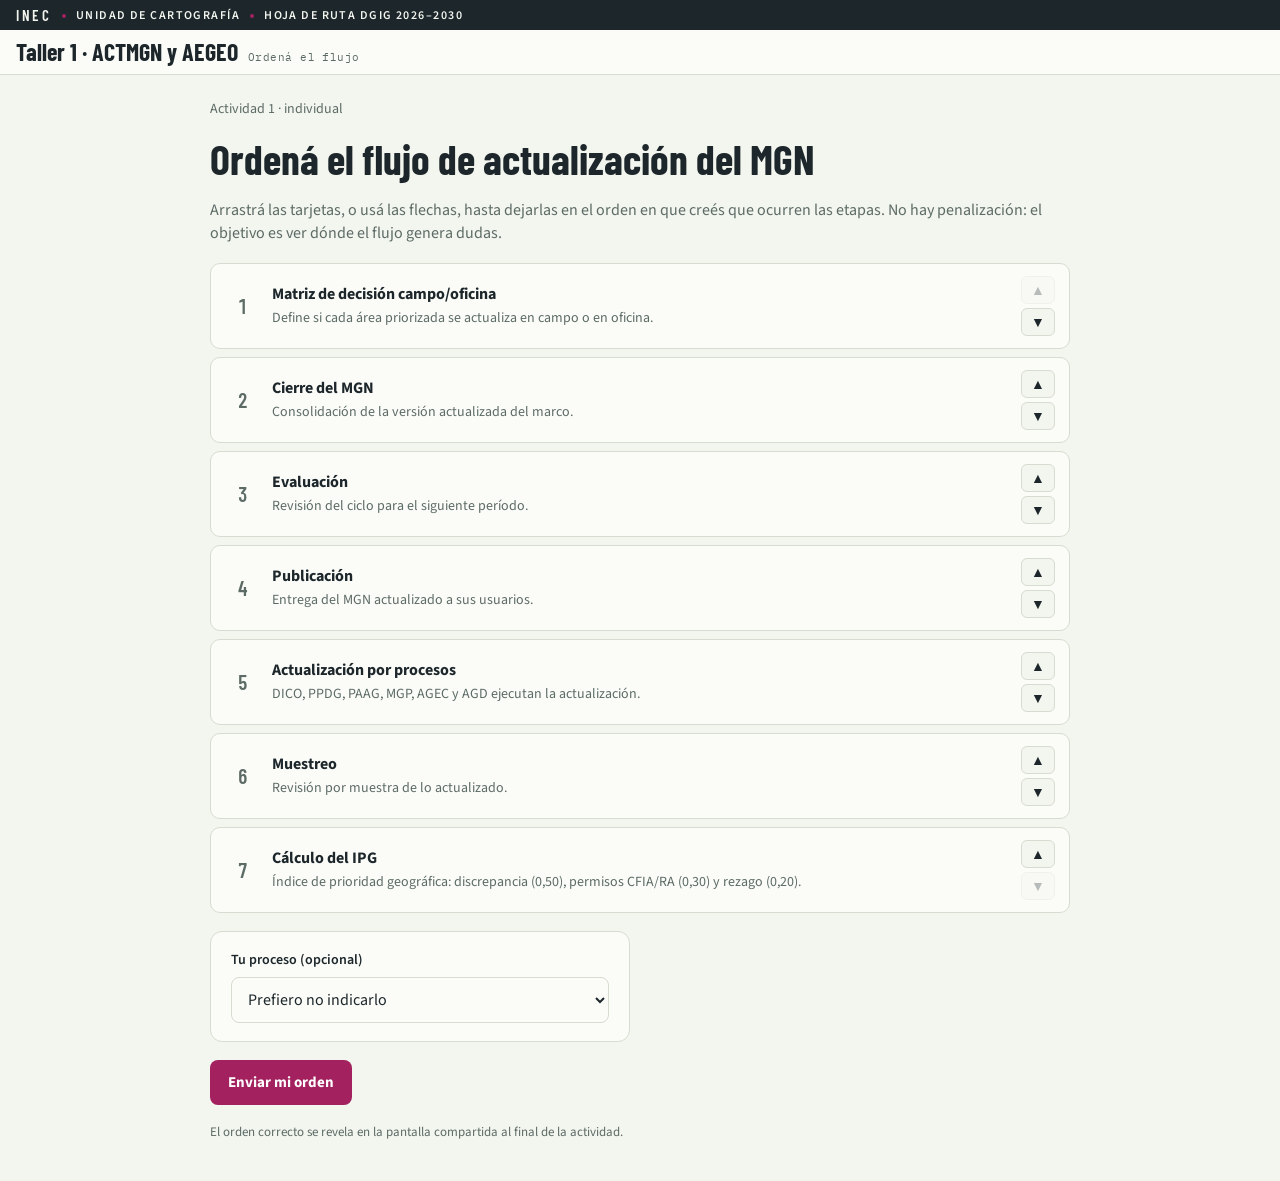
<file: taller1/flujo.html>
<!doctype html>
<html lang="es">
<head>
<meta charset="utf-8">
<meta name="viewport" content="width=device-width, initial-scale=1, viewport-fit=cover">
<title>Ordená el flujo · Taller 1</title>
<link rel="preconnect" href="https://fonts.googleapis.com">
<link rel="stylesheet" href="https://fonts.googleapis.com/css2?family=Barlow+Condensed:wght@500;600;700&family=Source+Sans+3:wght@400;600;700&family=IBM+Plex+Mono:wght@400;500&display=swap">
<link rel="stylesheet" href="estilos.css">
<style>
.list{list-style:none;margin:0;padding:0;display:flex;flex-direction:column;gap:8px}
.item{display:grid;grid-template-columns:2.2em minmax(0,1fr) auto;gap:12px;align-items:center;background:var(--panel);border:1.5px solid var(--rule);border-radius:10px;padding:12px 14px;cursor:grab;user-select:none}
.item.drag{opacity:.45}
.item.over{border-color:var(--accent);background:var(--accent-soft)}
.item .pos{font:600 20px var(--f-display);color:var(--muted);text-align:center;font-variant-numeric:tabular-nums}
.item .t{font-weight:700}
.item .d{font-size:14px;color:var(--muted)}
.mv{display:flex;flex-direction:column;gap:4px}
.mv button{width:34px;height:28px;border-radius:6px;border:1px solid var(--rule);background:var(--paper);color:var(--ink);cursor:pointer;font-size:14px}
.mv button:disabled{opacity:.3;cursor:default}
table.res{width:100%;border-collapse:collapse;background:var(--panel);border:1px solid var(--rule);border-radius:12px;overflow:hidden}
table.res th{font:500 11px var(--f-mono);text-transform:uppercase;letter-spacing:.05em;color:var(--muted);text-align:left;padding:10px 12px;border-bottom:1px solid var(--rule)}
table.res td{padding:10px 12px;border-bottom:1px solid var(--rule);vertical-align:middle}
table.res td.n{font-family:var(--f-mono);text-align:right;font-variant-numeric:tabular-nums;white-space:nowrap}
.heat{display:grid;gap:2px}
.heat span{height:22px;border-radius:3px;background:var(--accent);font:500 11px var(--f-mono);color:var(--ink);display:flex;align-items:center;justify-content:center}
.heat span.right{outline:2px solid var(--good);outline-offset:-2px}
.ok{color:var(--good);font-weight:700}.no{color:var(--bad);font-weight:700}
.tablewrap{overflow-x:auto}
</style>
</head>
<body>
<main><div class="wrap" id="app"></div></main>
<script src="config.js"></script>
<script src="comun.js"></script>
<script>
const {T,esc,ls}=TL;const E=T.ETAPAS,N=E.length;
const vista=TL.header('Ordená el flujo');
const app=document.getElementById('app');
const EI=E.map((e,i)=>({...e,i}));const byId=Object.fromEntries(EI.map(e=>[e.id,e]));

// ================= participante =================
function participante(){
  // orden inicial desordenado, estable para cada persona; si ya envió, se recupera su orden
  let orden=null;try{orden=JSON.parse(ls.get('flujo-'+T.SESION)||'null');}catch(e){}
  if(!orden||orden.length!==N||orden.some(id=>!byId[id])){const r=TL.seeded(TL.pid);orden=E.map(e=>e.id);
    for(let i=N-1;i>0;i--){const j=Math.floor(r()*(i+1));[orden[i],orden[j]]=[orden[j],orden[i]];}
    if(orden.every((id,i)=>id===E[i].id))orden.reverse();}
  let enviado=!!ls.get('flujo-env-'+T.SESION),msg='';
  function render(){
    app.innerHTML=`<p class="lead">Actividad 1 · individual</p><h1>Ordená el flujo de actualización del MGN</h1>
      <p class="muted">Arrastrá las tarjetas, o usá las flechas, hasta dejarlas en el orden en que creés que ocurren las etapas. No hay penalización: el objetivo es ver dónde el flujo genera dudas.</p>
      ${TL.demo?'<span class="demo">Modo demostración · sin hoja conectada</span>':''}
      <ol class="list" id="list">${orden.map((id,k)=>`<li class="item" draggable="true" data-k="${k}">
        <span class="pos">${k+1}</span><span><span class="t">${esc(byId[id].t)}</span><br><span class="d">${esc(byId[id].d)}</span></span>
        <span class="mv"><button data-up="${k}" ${k===0?'disabled':''} aria-label="Subir ${esc(byId[id].t)}">▲</button><button data-dn="${k}" ${k===N-1?'disabled':''} aria-label="Bajar ${esc(byId[id].t)}">▼</button></span></li>`).join('')}</ol>
      <div class="card" style="max-width:420px">${TL.procesoHTML()}</div>
      <div class="row"><button class="btn" id="bSend">${enviado?'Enviar de nuevo':'Enviar mi orden'}</button></div>
      ${msg}<p class="hint">El orden correcto se revela en la pantalla compartida al final de la actividad.</p>`;
    TL.bindProceso();
    app.querySelectorAll('[data-up]').forEach(b=>b.onclick=()=>move(+b.dataset.up,-1));
    app.querySelectorAll('[data-dn]').forEach(b=>b.onclick=()=>move(+b.dataset.dn,1));
    let from=null;
    app.querySelectorAll('.item').forEach(li=>{
      li.addEventListener('dragstart',e=>{from=+li.dataset.k;li.classList.add('drag');e.dataTransfer.effectAllowed='move';try{e.dataTransfer.setData('text/plain',li.dataset.k);}catch(_){}});
      li.addEventListener('dragend',()=>li.classList.remove('drag'));
      li.addEventListener('dragover',e=>{e.preventDefault();li.classList.add('over');});
      li.addEventListener('dragleave',()=>li.classList.remove('over'));
      li.addEventListener('drop',e=>{e.preventDefault();const to=+li.dataset.k;if(from!=null&&from!==to){const [x]=orden.splice(from,1);orden.splice(to,0,x);save();render();}});
    });
    document.getElementById('bSend').onclick=send;
  }
  function move(k,d){const j=k+d;if(j<0||j>=N)return;[orden[k],orden[j]]=[orden[j],orden[k]];save();render();
    const b=app.querySelector(`[data-${d<0?'up':'dn'}="${j}"]`);if(b&&!b.disabled)b.focus();}
  function save(){ls.set('flujo-'+T.SESION,JSON.stringify(orden));}
  async function send(){const b=document.getElementById('bSend');b.disabled=true;b.textContent='Enviando…';
    try{const j=await TL.enviar('orden',[orden.join(' > ')]);if(!j.ok)throw new Error(j.mensaje||j.error);
      enviado=true;ls.set('flujo-env-'+T.SESION,'1');msg='<div class="status ok">Listo, tu orden quedó registrado. Si lo cambiás, podés enviarlo de nuevo: cuenta el último.</div>';}
    catch(e){msg=`<div class="status err">No se pudo enviar: ${esc(e.message)}. Probá de nuevo.</div>`;}
    render();}
  render();
}

// ================= facilitador =================
function ejemplo(){ // respuestas de ejemplo para el modo demostración
  const r=TL.seeded('demo-flujo'),filas=[];
  for(let p=0;p<14;p++){const o=E.map(e=>e.id);const swaps=Math.floor(r()*3);
    for(let s=0;s<swaps;s++){const i=Math.floor(r()*(N-1));[o[i],o[i+1]]=[o[i+1],o[i]];}
    if(r()<.35){const a=o.indexOf('muestreo'),b=o.indexOf('cierre');[o[a],o[b]]=[o[b],o[a]];}
    filas.push({ts:'2026-11-01T00:00:0'+p,pid:'demo'+p,proceso:T.PROCESOS[p%6],campos:[o.join(' > ')]});}
  return filas;
}
function facilitador(){
  let revelar=false,filas=[],err='';
  async function cargar(){try{const f=await TL.leer('orden');filas=TL.demo&&!f.length?ejemplo():f;err='';}catch(e){err=e.message;}render();}
  function render(){
    const res=TL.ultimas(filas).map(f=>String(f.campos[0]||'').split(' > ')).filter(o=>o.length===N&&o.every(id=>byId[id]));
    const n=res.length;
    const pos={};E.forEach(e=>pos[e.id]=Array(N).fill(0));res.forEach(o=>o.forEach((id,k)=>pos[id][k]++));
    const prom=id=>n?res.reduce((a,o)=>a+o.indexOf(id),0)/n:0;
    const perfectos=res.filter(o=>o.every((id,k)=>id===E[k].id)).length;
    const acierto=n?res.reduce((a,o)=>a+o.filter((id,k)=>id===E[k].id).length,0)/(n*N):0;
    // orden que propone el grupo: por posición promedio
    const grupo=[...EI].sort((a,b)=>prom(a.id)-prom(b.id));
    const filasT=(revelar?EI:grupo).map((e,k)=>{const c=pos[e.id],ok=n?c[e.i]/n:0,max=Math.max(1,...c);
      return `<tr><td class="n">${revelar?e.i+1:k+1}</td><td><b>${esc(e.t)}</b>${revelar?`<br><span class="hint">El grupo la ubicó en promedio en la posición ${(prom(e.id)+1).toFixed(1).replace('.',',')}</span>`:''}</td>
        <td><div class="heat" style="grid-template-columns:repeat(${N},minmax(22px,1fr))">${c.map((v,j)=>`<span class="${revelar&&j===e.i?'right':''}" style="opacity:${v?0.15+0.85*v/max:0.06}" title="Posición ${j+1}: ${v}">${v||''}</span>`).join('')}</div></td>
        <td class="n">${revelar?`<span class="${ok>=.6?'ok':ok<.4?'no':''}">${Math.round(ok*100)} %</span>`:(prom(e.id)+1).toFixed(1).replace('.',',')}</td></tr>`;}).join('');
    app.innerHTML=`<p class="lead">Vista del facilitador · se actualiza cada 5 segundos</p><h1>Ordená el flujo · resultados</h1>
      ${TL.demo?'<span class="demo">Datos de ejemplo · conectá la hoja para ver las respuestas reales</span>':''}
      ${err?`<div class="status err">No se pudieron leer las respuestas: ${esc(err)}</div>`:''}
      <div class="kpis"><div class="kpi"><b>${n}</b><span>respuestas</span></div>
        ${revelar?`<div class="kpi"><b>${perfectos}</b><span>con el orden exacto</span></div><div class="kpi"><b>${Math.round(acierto*100)} %</b><span>de etapas bien ubicadas</span></div>`:''}</div>
      <div class="row"><button class="btn${revelar?' ghost':''}" id="bRev">${revelar?'Ocultar el orden correcto':'Revelar el orden correcto'}</button></div>
      <p class="muted">${revelar?'Orden correcto del flujo. La casilla con borde verde es la posición correcta; los números indican cuántas personas pusieron la etapa en cada posición.':'Orden que propone el grupo, según la posición promedio de cada etapa. Cada fila muestra cuántas personas pusieron esa etapa en cada posición, de 1 a '+N+'.'}</p>
      <div class="tablewrap"><table class="res"><thead><tr><th>#</th><th>Etapa</th><th>Posiciones elegidas (1 a ${N})</th><th style="text-align:right">${revelar?'Bien ubicada':'Posición promedio'}</th></tr></thead><tbody>${filasT}</tbody></table></div>
      ${revelar?`<p class="hint">Para la conversación: las etapas con menor porcentaje de acierto suelen ser los puntos de fricción del flujo.</p>`:''}`;
    document.getElementById('bRev').onclick=()=>{revelar=!revelar;render();};
  }
  render();TL.enVivo(cargar,5000);
}
vista==='fac'?facilitador():participante();
</script>
</body>
</html>
</file>
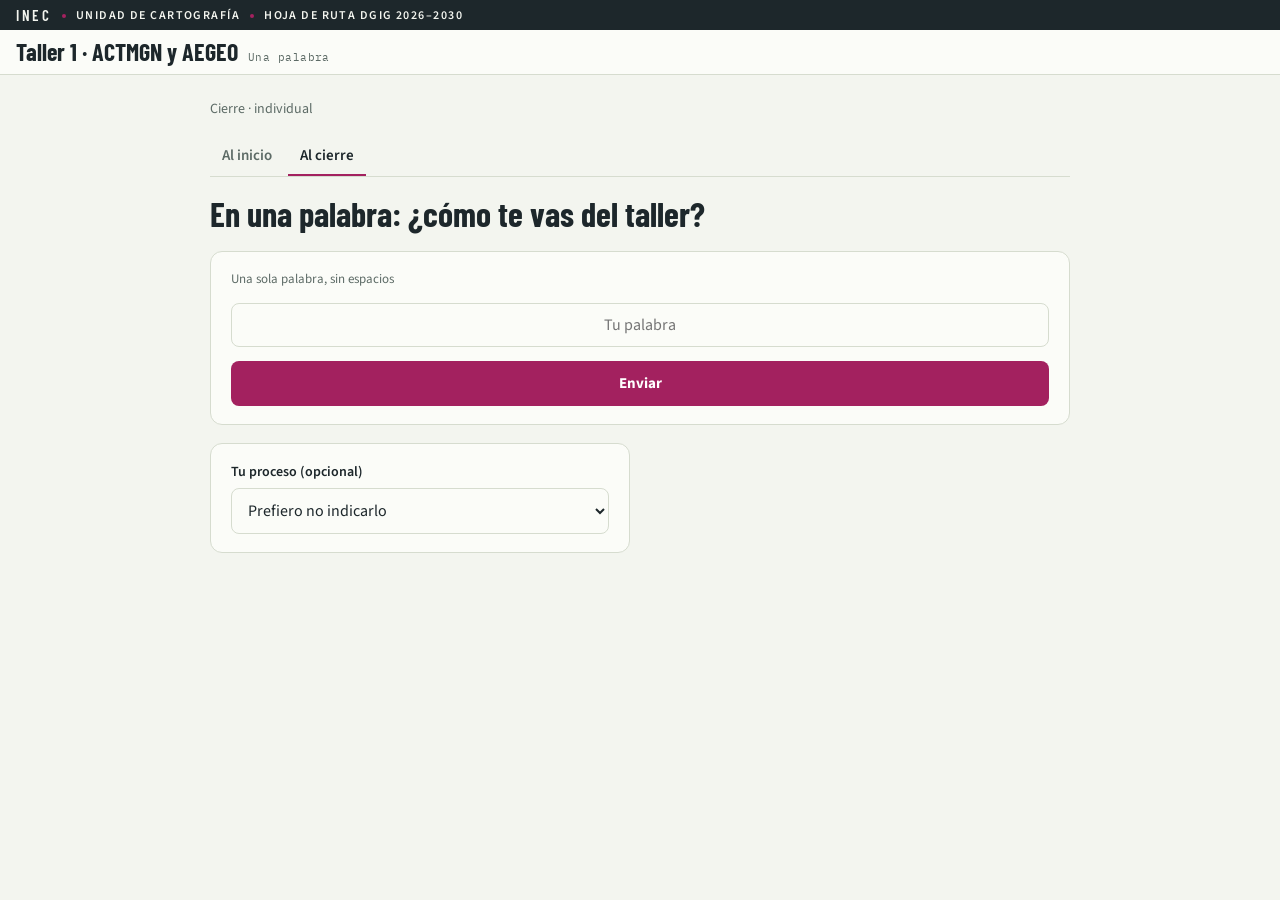
<file: taller1/palabra.html>
<!doctype html>
<html lang="es">
<head>
<meta charset="utf-8">
<meta name="viewport" content="width=device-width, initial-scale=1, viewport-fit=cover">
<title>Una palabra · Taller 1</title>
<link rel="preconnect" href="https://fonts.googleapis.com">
<link rel="stylesheet" href="https://fonts.googleapis.com/css2?family=Barlow+Condensed:wght@500;600;700&family=Source+Sans+3:wght@400;600;700&family=IBM+Plex+Mono:wght@400;500&display=swap">
<link rel="stylesheet" href="estilos.css">
<style>
.tabs{display:flex;gap:4px;border-bottom:1px solid var(--rule)}
.tabs button{font:600 15px var(--f-body);background:none;border:0;border-bottom:2px solid transparent;padding:8px 12px;color:var(--muted);cursor:pointer}
.tabs button[aria-selected="true"]{color:var(--ink);border-color:var(--accent)}
.q{font-family:var(--f-display);font-weight:700;font-size:34px;line-height:1.1;text-wrap:balance}
.wordin{font:600 26px var(--f-body);padding:14px 16px;text-align:center}
.cloud{display:flex;flex-wrap:wrap;justify-content:center;align-items:center;gap:6px 22px;padding:30px 20px;min-height:320px;background:var(--panel);border:1px solid var(--rule);border-radius:14px}
.cloud span{font-family:var(--f-display);font-weight:700;line-height:1;white-space:nowrap}
.c0{color:var(--accent)}.c1{color:var(--truth)}.c2{color:var(--good)}.c3{color:var(--mid)}.c4{color:var(--ink)}
.top{display:flex;flex-wrap:wrap;gap:8px}
.top span{font:500 13px var(--f-mono);background:var(--panel);border:1px solid var(--rule);border-radius:999px;padding:4px 10px}
</style>
</head>
<body>
<main><div class="wrap" id="app"></div></main>
<script src="config.js"></script>
<script src="comun.js"></script>
<script>
const {T,esc,ls}=TL;
const vista=TL.header('Una palabra');
const app=document.getElementById('app');
let momento=ls.get('palabra-momento')||'cierre';
const MOM=[['inicio','Al inicio'],['cierre','Al cierre']];
const norm=w=>String(w||'').trim().toLowerCase().normalize('NFD').replace(/[̀-ͯ]/g,'').replace(/[^a-zñ0-9-]/g,'');
function tabs(){return `<div class="tabs" role="tablist">${MOM.map(([v,l])=>`<button role="tab" data-m="${v}" aria-selected="${momento===v}">${l}</button>`).join('')}</div>`;}
function bindTabs(fn){app.querySelectorAll('[data-m]').forEach(b=>b.onclick=()=>{momento=b.dataset.m;ls.set('palabra-momento',momento);fn();});}

// ================= participante =================
function participante(){
  let msg='';
  function render(){
    const prev=ls.get('palabra-'+T.SESION+'-'+momento)||'';
    app.innerHTML=`<p class="lead">${momento==='inicio'?'Apertura':'Cierre'} · individual</p>${tabs()}
      <div class="q">${esc(T.PALABRA[momento])}</div>
      ${TL.demo?'<span class="demo">Modo demostración · sin hoja conectada</span>':''}
      <form id="f" class="card" style="gap:14px"><label for="w" class="hint">Una sola palabra, sin espacios</label>
        <input type="text" id="w" class="wordin" maxlength="24" autocomplete="off" autocapitalize="none" value="${esc(prev)}" placeholder="Tu palabra">
        <button class="btn" type="submit">${prev?'Cambiar mi palabra':'Enviar'}</button></form>
      ${msg}<div class="card" style="max-width:420px">${TL.procesoHTML()}</div>`;
    TL.bindProceso();bindTabs(()=>{msg='';render();});
    const inp=document.getElementById('w');inp.oninput=()=>{inp.value=inp.value.replace(/\s+/g,'');};
    document.getElementById('f').onsubmit=async e=>{e.preventDefault();const w=inp.value.trim();
      if(!norm(w)){msg='<div class="status err">Escribí una palabra con letras o números.</div>';render();return;}
      try{const j=await TL.enviar('palabra',[momento,w]);if(!j.ok)throw new Error(j.mensaje||j.error);ls.set('palabra-'+T.SESION+'-'+momento,w);
        msg='<div class="status ok">¡Gracias! Tu palabra ya aparece en la pantalla compartida.</div>';}
      catch(err){msg=`<div class="status err">No se pudo enviar: ${esc(err.message)}.</div>`;}
      render();};
  }
  render();
}

// ================= facilitador =================
function ejemplo(){const ws={inicio:['expectativa','curiosidad','dudas','aprender','claridad','curiosidad','cambio','participar','dudas','esperanza','curiosidad','aprender'],
  cierre:['claridad','claridad','motivación','dudas','claridad','compromiso','útil','participación','motivación','claridad','retos','esperanza','útil']};
  const f=[];Object.entries(ws).forEach(([m,a])=>a.forEach((w,i)=>f.push({ts:'2026-11-01T00:00:0'+i,pid:'demo'+i,proceso:'',campos:[m,w]})));return f;}
function facilitador(){
  let filas=[],err='';
  async function cargar(){try{const f=await TL.leer('palabra');filas=TL.demo&&!f.length?ejemplo():f;err='';}catch(e){err=e.message;}render();}
  function render(){
    const v=TL.ultimas(filas.filter(f=>f.campos[0]===momento));
    const grupos=new Map();v.forEach(f=>{const k=norm(f.campos[1]);if(!k)return;const g=grupos.get(k)||{w:String(f.campos[1]).trim().toLowerCase(),n:0};g.n++;grupos.set(k,g);});
    const arr=[...grupos.values()].sort((a,b)=>b.n-a.n||a.w.localeCompare(b.w));const max=arr.length?arr[0].n:1;
    // nube: la más repetida al centro, alternando a los lados
    const orden=[];arr.forEach((g,i)=>i%2?orden.push(g):orden.unshift(g));
    app.innerHTML=`<p class="lead">Vista del facilitador · se actualiza cada 5 segundos</p>${tabs()}
      <div class="q">${esc(T.PALABRA[momento])}</div>
      ${TL.demo?'<span class="demo">Datos de ejemplo · conectá la hoja para ver las respuestas reales</span>':''}
      ${err?`<div class="status err">No se pudieron leer las respuestas: ${esc(err)}</div>`:''}
      <div class="kpis"><div class="kpi"><b>${v.length}</b><span>personas respondieron</span></div><div class="kpi"><b>${arr.length}</b><span>palabras distintas</span></div></div>
      <div class="cloud" aria-label="Nube de palabras">${orden.length?orden.map((g,i)=>`<span class="c${(arr.indexOf(g))%5}" style="font-size:${Math.round(22+58*Math.sqrt(g.n/max))}px" title="${g.n}">${esc(g.w)}</span>`).join(''):'<span class="hint" style="font-family:var(--f-body);font-weight:400">Las palabras van a aparecer aquí a medida que lleguen.</span>'}</div>
      ${arr.length?`<div class="top">${arr.slice(0,12).map(g=>`<span>${esc(g.w)} · ${g.n}</span>`).join('')}</div>`:''}`;
    bindTabs(render);
  }
  render();TL.enVivo(cargar,5000);
}
vista==='fac'?facilitador():participante();
</script>
</body>
</html>
</file>
<file: taller1/estilos.css>
/* Taller 1 · misma familia visual que los juegos de la Comisión TUC: papel claro, tinta oscura, acento magenta y azul de referencia. */
*{box-sizing:border-box}
:root{padding-top:env(safe-area-inset-top,0px);padding-bottom:env(safe-area-inset-bottom,0px);
  --paper:#f3f5ef; --panel:#fbfcf8; --ink:#1d272b; --muted:#5d6b66; --rule:#d6dccf;
  --accent:#a3215f; --accent-soft:#f3dbe7; --truth:#1d4e89; --truth-soft:#dbe6f3;
  --good:#2f7a4b; --good-soft:#dcefe2; --mid:#b07a12; --mid-soft:#f5ead2; --bad:#a83a2c; --bad-soft:#f6dfdb;
  --f-display:"Barlow Condensed","Arial Narrow",system-ui,sans-serif;
  --f-body:"Source Sans 3",system-ui,-apple-system,"Segoe UI",sans-serif;
  --f-mono:"IBM Plex Mono",ui-monospace,Menlo,Consolas,monospace;}
@media (prefers-color-scheme: dark){:root:not([data-theme="light"]){
  --paper:#111a1e; --panel:#172126; --ink:#e7ece6; --muted:#9aa8a2; --rule:#2c3a3a;
  --accent:#f06aa8; --accent-soft:#3d2030; --truth:#7fb2ee; --truth-soft:#1d2c40;
  --good:#6cc28d; --good-soft:#1c3326; --mid:#e0b04f; --mid-soft:#3a2f16; --bad:#ec7b6b; --bad-soft:#3a201c; color-scheme:dark}}
:root[data-theme="dark"]{
  --paper:#111a1e; --panel:#172126; --ink:#e7ece6; --muted:#9aa8a2; --rule:#2c3a3a;
  --accent:#f06aa8; --accent-soft:#3d2030; --truth:#7fb2ee; --truth-soft:#1d2c40;
  --good:#6cc28d; --good-soft:#1c3326; --mid:#e0b04f; --mid-soft:#3a2f16; --bad:#ec7b6b; --bad-soft:#3a201c; color-scheme:dark}
body{margin:0;background:var(--paper);color:var(--ink);font-family:var(--f-body);font-size:16px;line-height:1.45}
[hidden]{display:none!important}
.inst{display:flex;flex-wrap:wrap;align-items:center;background:var(--ink);color:var(--paper);font:600 12px var(--f-body);letter-spacing:.12em;text-transform:uppercase;padding-block:6px;padding-left:max(16px,env(safe-area-inset-left,0px));padding-right:max(16px,env(safe-area-inset-right,0px))}
.inst span+span::before{content:"";display:inline-block;width:4px;height:4px;border-radius:50%;background:var(--accent);margin:0 10px;vertical-align:middle}
.inst span:first-child{font-family:var(--f-display);font-size:15px;letter-spacing:.18em}
header{display:flex;align-items:center;gap:12px;flex-wrap:wrap;padding-block:10px;padding-left:max(16px,env(safe-area-inset-left,0px));padding-right:max(16px,env(safe-area-inset-right,0px));border-bottom:1px solid var(--rule);background:var(--panel)}
.brand{font-family:var(--f-display);font-weight:700;font-size:24px;line-height:1;display:flex;align-items:baseline;gap:10px;flex-wrap:wrap}
.brand a{color:inherit;text-decoration:none}
.brand small{font-family:var(--f-mono);font-size:11px;font-weight:400;color:var(--muted);letter-spacing:.04em}
.modes{margin-left:auto;display:flex;border:1px solid var(--rule);border-radius:999px;padding:2px;background:var(--paper)}
.modes button{font:600 13px var(--f-body);border:0;background:transparent;color:var(--muted);padding:5px 12px;border-radius:999px;cursor:pointer}
.modes button[aria-pressed="true"]{background:var(--ink);color:var(--paper)}
main{padding-block:24px 40px;padding-left:max(16px,env(safe-area-inset-left,0px));padding-right:max(16px,env(safe-area-inset-right,0px))}
.wrap{max-width:860px;margin:0 auto;display:flex;flex-direction:column;gap:18px}
.wrap.wide{max-width:1180px}
.lead{font-size:14px;color:var(--muted);margin:0}
h1{margin:0;font-family:var(--f-display);font-weight:700;font-size:42px;line-height:1.04;text-wrap:balance}
h2{margin:0;font-family:var(--f-display);font-weight:700;font-size:28px;line-height:1.1;text-wrap:balance}
p{margin:0}
.muted{color:var(--muted)}
.hint{font-size:13px;color:var(--muted)}
.row{display:flex;gap:10px;flex-wrap:wrap;align-items:center}
.btn{font:700 15px var(--f-body);padding:12px 18px;border-radius:8px;border:0;background:var(--accent);color:#fff;cursor:pointer;text-decoration:none;display:inline-flex;align-items:center;justify-content:center}
.btn:disabled{opacity:.35;cursor:not-allowed}
.btn.ghost{background:transparent;color:var(--ink);border:1px solid var(--rule)}
.btn.small{padding:7px 12px;font-size:13px}
:focus-visible{outline:2px solid var(--truth);outline-offset:2px}
.card{background:var(--panel);border:1px solid var(--rule);border-radius:12px;padding:18px 20px;display:flex;flex-direction:column;gap:10px;min-width:0}
.grid3{display:grid;grid-template-columns:repeat(3,minmax(0,1fr));gap:14px}
.status{font-size:14px;padding:9px 12px;border-radius:8px;background:var(--panel);border:1px solid var(--rule)}
.status.ok{border-color:var(--good);color:var(--good)}.status.err{border-color:var(--bad);color:var(--bad)}
.demo{font:500 12px var(--f-mono);letter-spacing:.04em;text-transform:uppercase;color:var(--mid);background:var(--mid-soft);border-radius:6px;padding:6px 10px;align-self:flex-start}
.field{display:flex;flex-direction:column;gap:6px}
.field label{font-weight:600;font-size:14px}
select,input[type=text],textarea{font:16px var(--f-body);padding:10px 12px;border-radius:8px;border:1px solid var(--rule);background:var(--panel);color:var(--ink);width:100%}
textarea{min-height:70px;resize:vertical}
.kpis{display:flex;gap:28px;flex-wrap:wrap}
.kpi b{display:block;font-family:var(--f-display);font-size:40px;line-height:1;font-variant-numeric:tabular-nums}
.kpi span{font-size:13px;color:var(--muted)}
.pill{display:inline-block;font:600 11px var(--f-body);letter-spacing:.08em;text-transform:uppercase;padding:3px 8px;border-radius:4px;border:1px solid currentColor}
@media (max-width:760px){.grid3{grid-template-columns:1fr} h1{font-size:32px}}
@media (max-width:480px){.inst{font-size:10px;letter-spacing:.05em}.inst span:first-child{font-size:13px;letter-spacing:.1em}.inst span+span::before{margin:0 6px}.brand{font-size:21px}}
</file>
